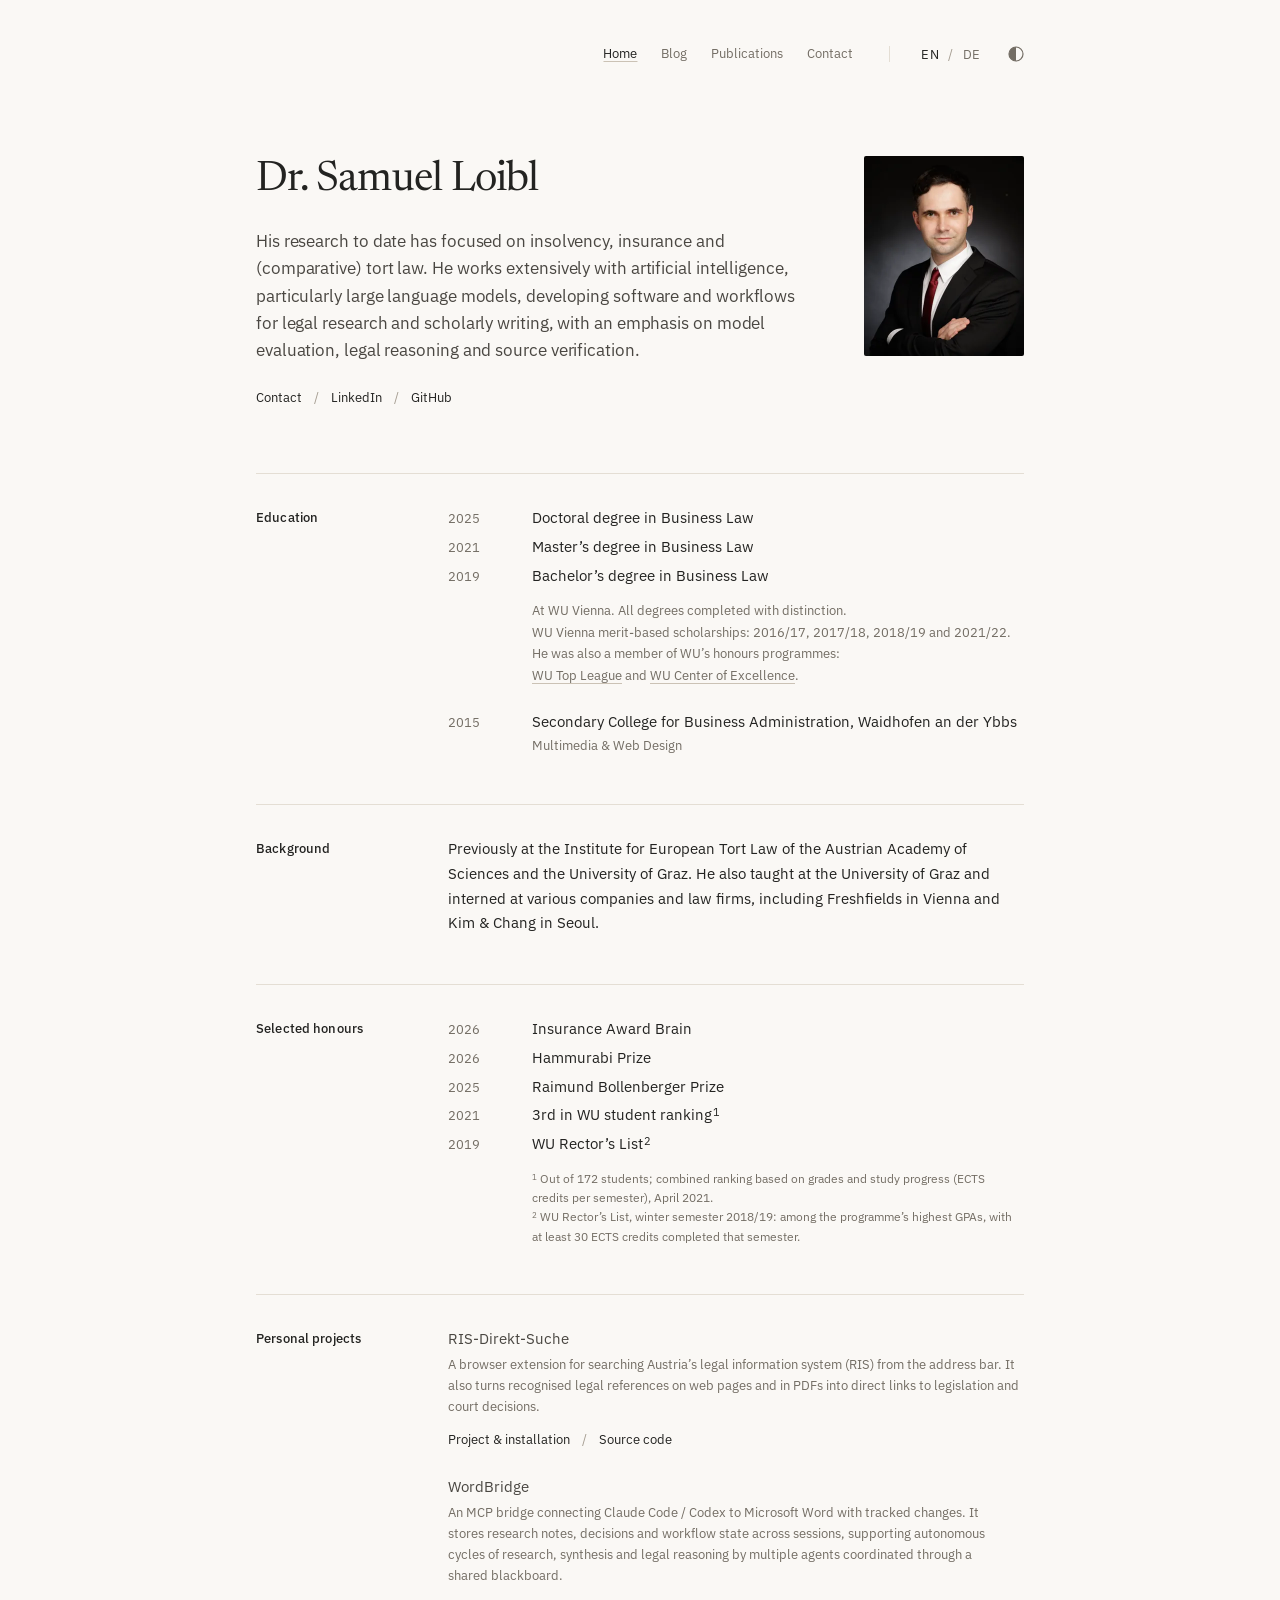
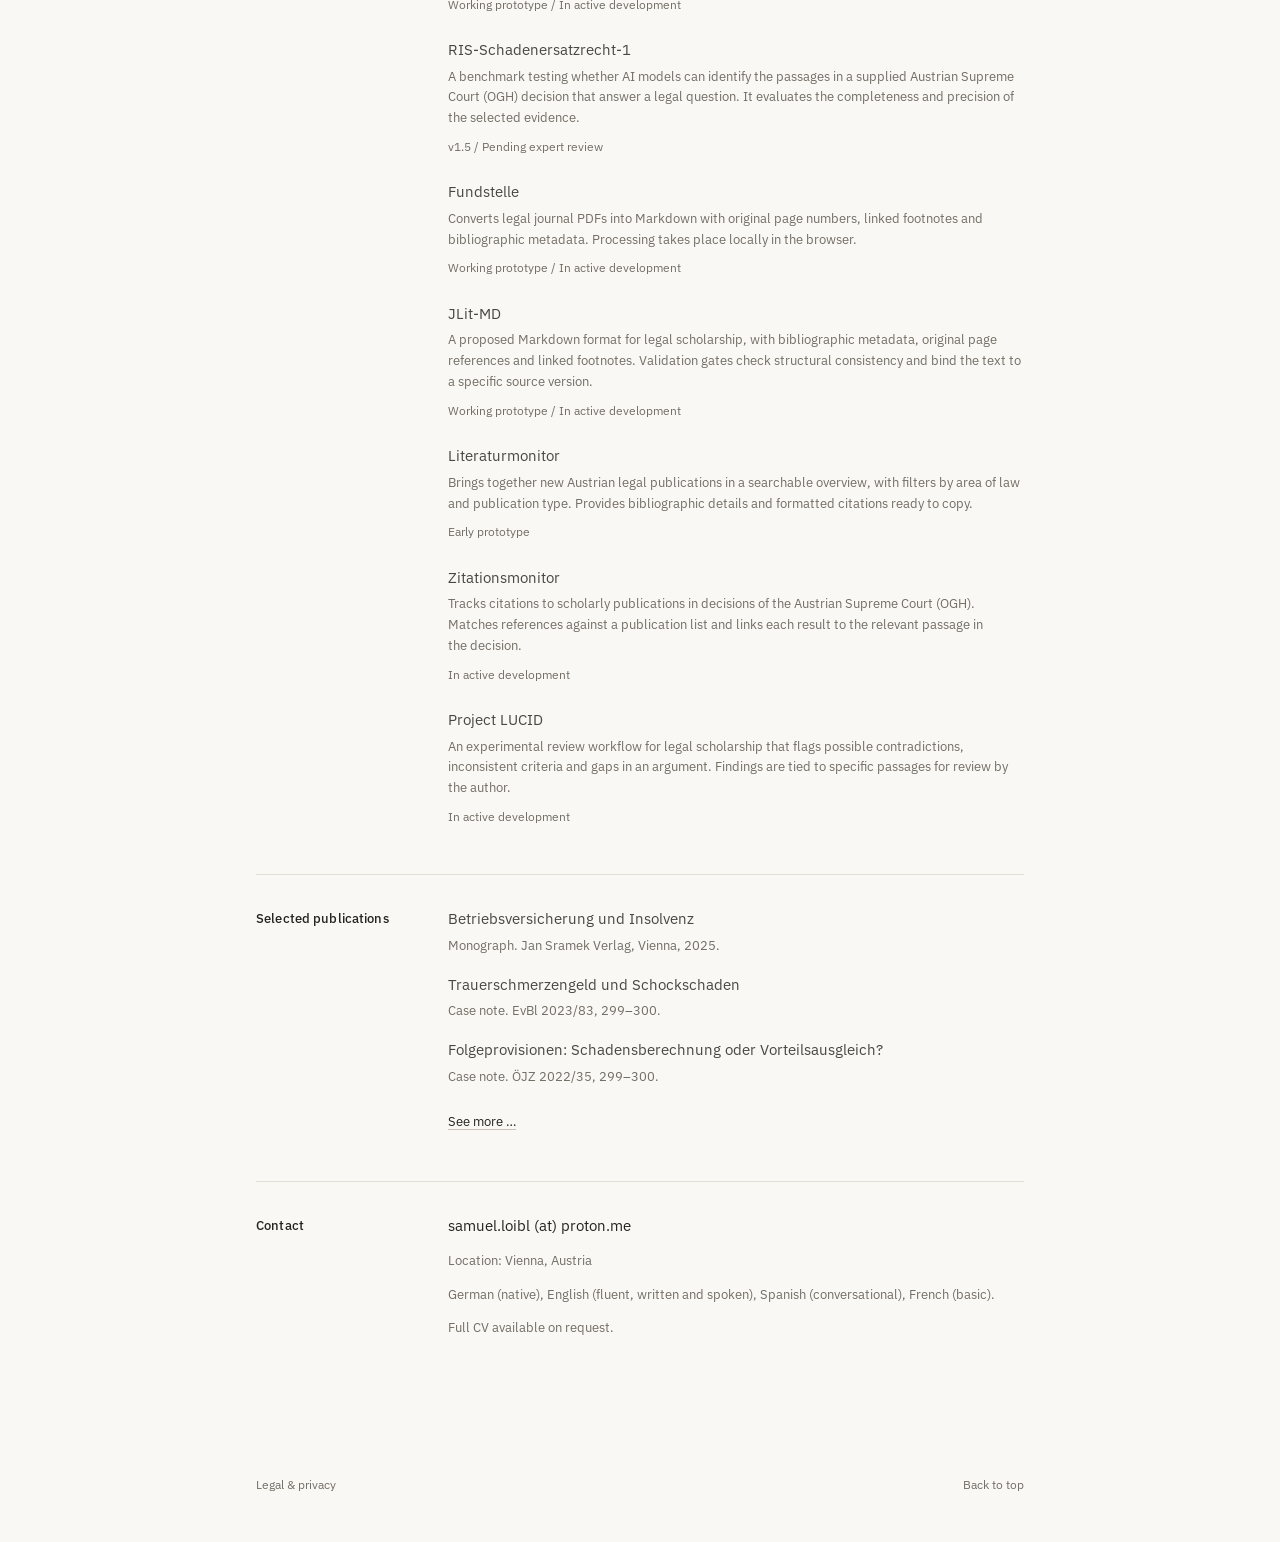
<file: index.html>
<!doctype html>
<html lang="en"><head><meta charset="utf-8"><meta name="viewport" content="width=device-width, initial-scale=1">
<meta http-equiv="Content-Security-Policy" content="default-src &#x27;self&#x27;; script-src &#x27;self&#x27; &#x27;sha256-1EBSZMq3tw6TobYhyd/L2dE8TTDBQzNN4M6pTHFcVWs=&#x27;; style-src &#x27;self&#x27;; img-src &#x27;self&#x27;; font-src &#x27;self&#x27;; connect-src &#x27;self&#x27;; object-src &#x27;none&#x27;; base-uri &#x27;none&#x27;; form-action &#x27;none&#x27;; frame-src &#x27;none&#x27;"><meta name="referrer" content="no-referrer">
<title>Dr. Samuel Loibl | Law &amp; AI</title><meta name="description" content="Dr. Samuel Loibl – law, AI and personal software projects. Research background in insolvency, insurance and (comparative) tort law."><meta name="author" content="Samuel Loibl"><meta name="theme-color" content="#faf8f5"><script>try{if(localStorage.getItem('theme')==='dark')document.documentElement.dataset.theme='dark'}catch(e){}</script><meta name="robots" content="index, follow, max-image-preview:large">
<link rel="canonical" href="https://samuelloibl.github.io/"><link rel="alternate" hreflang="en" href="https://samuelloibl.github.io/"><link rel="alternate" hreflang="de" href="https://samuelloibl.github.io/de/"><link rel="alternate" hreflang="x-default" href="https://samuelloibl.github.io/"><link rel="icon" href="/assets/monogram.svg" type="image/svg+xml"><link rel="preload" href="/assets/ibm-plex-sans-latin.woff2" as="font" type="font/woff2" crossorigin><link rel="preload" href="/assets/newsreader-latin.woff2" as="font" type="font/woff2" crossorigin><link rel="stylesheet" href="/styles.css?v=f3673f4a734e">
<meta property="og:type" content="website"><meta property="og:title" content="Dr. Samuel Loibl | Law &amp; AI"><meta property="og:description" content="Dr. Samuel Loibl – law, AI and personal software projects. Research background in insolvency, insurance and (comparative) tort law."><meta property="og:url" content="https://samuelloibl.github.io/"><meta property="og:site_name" content="Samuel Loibl"><meta property="og:locale" content="en_GB"><meta property="og:image" content="https://samuelloibl.github.io/assets/social-card.png"><meta property="og:image:width" content="1200"><meta property="og:image:height" content="630"><meta property="og:image:alt" content="Dr. Samuel Loibl"><meta name="twitter:card" content="summary_large_image">
<script type="application/ld+json">{"@context": "https://schema.org", "@graph": [{"@type": "WebSite", "@id": "https://samuelloibl.github.io/#website", "name": "Samuel Loibl", "url": "https://samuelloibl.github.io/", "inLanguage": ["en", "de"]}, {"@type": "ProfilePage", "@id": "https://samuelloibl.github.io/#profile", "url": "https://samuelloibl.github.io/", "inLanguage": "en", "mainEntity": {"@type": "Person", "@id": "https://samuelloibl.github.io/#person", "name": "Samuel Loibl", "honorificPrefix": "Dr.", "url": "https://samuelloibl.github.io/", "description": "Dr. Samuel Loibl – law, AI and personal software projects. Research background in insolvency, insurance and (comparative) tort law.", "image": "https://samuelloibl.github.io/assets/samuel-loibl-portrait.webp", "sameAs": ["https://www.linkedin.com/in/samuel-loibl-91526b163/", "https://github.com/infinitelearning1"], "alumniOf": {"@type": "CollegeOrUniversity", "name": "Wirtschaftsuniversität Wien"}}}]}</script><script type="module" src="/assets/site.js?v=b00cd8faa18a"></script></head><body><div class="site-shell"><a class="skip-link" href="#main">Skip to content</a><header class="site-header"><nav aria-label="Main navigation"><a href="/" aria-current="page">Home</a><a href="/blog/">Blog</a><a href="/publications/">Publications</a><a href="/#kontakt">Contact</a><span class="language-switch" role="group" aria-label="Language"><a href="/" lang="en" hreflang="en" aria-current="true">EN</a><span aria-hidden="true">/</span><a href="/de/" lang="de" hreflang="de">DE</a></span><button class="theme-toggle" type="button" aria-pressed="false" aria-label="Dark mode" title="Dark mode" hidden><svg viewBox="0 0 16 16" aria-hidden="true"><circle cx="8" cy="8" r="7" fill="none" stroke="currentColor" stroke-width="1.2"/><path d="M8 1a7 7 0 0 0 0 14z" fill="currentColor"/></svg></button></nav></header><main id="main"><section class="intro" aria-labelledby="intro-title">
  <div class="intro-copy"><h1 id="intro-title">Dr.&nbsp;Samuel Loibl</h1><p class="lead">His research to date has focused on insolvency, insurance and (comparative) tort law. He works extensively with artificial intelligence, particularly large language models, developing software and workflows for legal research and scholarly writing, with an emphasis on model evaluation, legal reasoning and source verification.</p><div class="text-links"><a href="#kontakt">Contact</a><span aria-hidden="true">/</span><a href="https://www.linkedin.com/in/samuel-loibl-91526b163/">LinkedIn</a><span aria-hidden="true">/</span><a href="https://github.com/infinitelearning1">GitHub</a></div></div><figure class="portrait"><img src="/assets/samuel-loibl-portrait.webp" srcset="/assets/samuel-loibl-portrait-320.webp 320w, /assets/samuel-loibl-portrait.webp 480w" sizes="(max-width: 560px) 104px, 160px" alt="Samuel Loibl" width="480" height="600" decoding="async" fetchpriority="high"></figure>
</section>
<div class="register" id="profil">
<section class="row" aria-labelledby="education-title"><h2 class="row-label" id="education-title">Education</h2><div class="row-body"><dl class="timeline"><div><dt>Doctoral degree in Business Law</dt><dd><time datetime="2025">2025</time></dd></div><div><dt>Master’s degree in Business Law</dt><dd><time datetime="2021">2021</time></dd></div><div><dt>Bachelor’s degree in Business Law</dt><dd><time datetime="2019">2019</time></dd></div></dl><p class="row-note education-note">At WU Vienna. All degrees completed with distinction.<br>WU Vienna merit-based scholarships: 2016/17, 2017/18, 2018/19 and 2021/22.<br>He was also a member of WU’s honours programmes: <a href="https://www.wu.ac.at/studierende/mein-studium/bachelorguide/bachelorguide-fuer-deutschsprachige-programme/foerderprogramme/wu-top-league/admission">WU Top League</a> and <a href="https://www.wu.ac.at/coe">WU Center of Excellence</a>.</p><dl class="timeline timeline-earlier"><div><dt>Secondary College for Business Administration, Waidhofen an der Ybbs<span class="timeline-detail">Multimedia &amp; Web Design</span></dt><dd><time datetime="2015">2015</time></dd></div></dl></div></section>
<section class="row" aria-labelledby="background-title"><h2 class="row-label" id="background-title">Background</h2><div class="row-body"><p>Previously at the Institute for European Tort Law of the Austrian Academy of Sciences and the University of Graz. He also taught at the University of Graz and interned at various companies and law firms, including Freshfields in Vienna and Kim &amp; Chang in Seoul.</p></div></section>
<section class="row" aria-labelledby="honours-title"><h2 class="row-label" id="honours-title">Selected honours</h2><div class="row-body"><dl class="timeline"><div><dt>Insurance Award Brain</dt><dd>2026</dd></div><div><dt>Hammurabi Prize</dt><dd>2026</dd></div><div><dt>Raimund Bollenberger Prize</dt><dd>2025</dd></div><div><dt>3rd in WU student ranking<sup>1</sup></dt><dd>2021</dd></div><div><dt>WU Rector’s List<sup>2</sup></dt><dd>2019</dd></div></dl><p class="row-note footnote"><sup>1</sup> Out of 172 students; combined ranking based on grades and study progress (ECTS credits per semester), April 2021.<br><sup>2</sup> WU Rector’s List, winter semester 2018/19: among the programme’s highest GPAs, with at least 30 ECTS credits completed that semester.</p></div></section>
<section class="row" id="projekte" aria-labelledby="projects-title"><h2 class="row-label" id="projects-title">Personal projects</h2><div class="row-body"><article class="entry"><h3 class="entry-title"><a href="https://infinitelearning1.github.io/ris-direkt-suche/">RIS-Direkt-Suche</a></h3><p class="entry-description">A browser extension for searching Austria’s legal information system (RIS) from the address bar. It also turns recognised legal references on web pages and in PDFs into direct links to legislation and court decisions.</p><div class="text-links"><a href="https://infinitelearning1.github.io/ris-direkt-suche/">Project &amp; installation</a><span aria-hidden="true">/</span><a href="https://github.com/infinitelearning1/ris-direkt-suche">Source code</a></div></article><article class="entry"><h3 class="entry-title">WordBridge</h3><p class="entry-description">An MCP bridge connecting <span class="keep-together">Claude Code / Codex</span> to <span class="keep-together">Microsoft Word</span> with tracked changes. It stores research notes, decisions and workflow state across sessions, supporting autonomous cycles of research, synthesis and legal reasoning by multiple agents coordinated through a shared blackboard.</p><p class="entry-status">Working prototype / In active development</p></article><article class="entry"><h3 class="entry-title">RIS-Schadenersatzrecht-1</h3><p class="entry-description">A benchmark testing whether AI models can identify the passages in a supplied Austrian Supreme Court (OGH) decision that answer a legal question. It evaluates the completeness and precision of the selected evidence.</p><p class="entry-status">v1.5 / Pending expert review</p></article><article class="entry"><h3 class="entry-title">Fundstelle</h3><p class="entry-description">Converts legal journal PDFs into Markdown with original page numbers, linked footnotes and bibliographic metadata. Processing takes place locally in the browser.</p><p class="entry-status">Working prototype / In active development</p></article><article class="entry"><h3 class="entry-title">JLit-MD</h3><p class="entry-description">A proposed Markdown format for legal scholarship, with bibliographic metadata, original page references and linked footnotes. Validation gates check structural consistency and bind the text to a specific source version.</p><p class="entry-status">Working prototype / In active development</p></article><article class="entry"><h3 class="entry-title">Literaturmonitor</h3><p class="entry-description">Brings together new Austrian legal publications in a searchable overview, with filters by area of law and publication type. Provides bibliographic details and formatted citations ready to copy.</p><p class="entry-status">Early prototype</p></article><article class="entry"><h3 class="entry-title">Zitationsmonitor</h3><p class="entry-description">Tracks citations to scholarly publications in decisions of the Austrian Supreme Court (OGH). Matches references against a publication list and links each result to the relevant passage in the decision.</p><p class="entry-status">In active development</p></article><article class="entry"><h3 class="entry-title">Project LUCID</h3><p class="entry-description">An experimental review workflow for legal scholarship that flags possible contradictions, inconsistent criteria and gaps in an argument. Findings are tied to specific passages for review by the author.</p><p class="entry-status">In active development</p></article></div></section>
<section class="row" id="publikationen" aria-labelledby="publications-title"><h2 class="row-label" id="publications-title">Selected publications</h2><div class="row-body"><ul class="publication-list selected-publications"><li class="entry" data-record="P14"><h3 class="entry-title" lang="de"><a href="https://www.jan-sramek-verlag.at/buch/978-3-7097-0396-0/">Betriebsversicherung und Insolvenz</a></h3><p class="entry-meta">Monograph. Jan Sramek Verlag, Vienna, 2025.</p></li><li class="entry" data-record="P06"><h3 class="entry-title" lang="de">Trauerschmerzengeld und Schockschaden</h3><p class="entry-meta">Case note. EvBl 2023/83, 299–300.</p></li><li class="entry" data-record="P05"><h3 class="entry-title" lang="de">Folgeprovisionen: Schadensberechnung oder Vorteilsausgleich?</h3><p class="entry-meta">Case note. ÖJZ 2022/35, 299–300.</p></li></ul><div class="publication-links"><a class="publication-more" href="/publications/" aria-label="See more publications and talks">See more …</a></div></div></section>
<section class="row contact" id="kontakt" aria-labelledby="contact-title" data-nosnippet><h2 class="row-label" id="contact-title">Contact</h2><div class="row-body"><p class="email-text">samuel.loibl (at) proton.me</p><p class="row-note location-note">Location: <span class="location-value keep-together">Vienna, Austria</span></p><p class="row-note language-note">German (native), English (fluent, written and spoken), Spanish (conversational), French (basic).</p><p class="row-note">Full CV available on request.</p></div></section>
</div>
</main><footer class="site-footer"><a href="/legal/">Legal &amp; privacy</a><a href="#main">Back to top</a></footer></div></body></html>
</file>
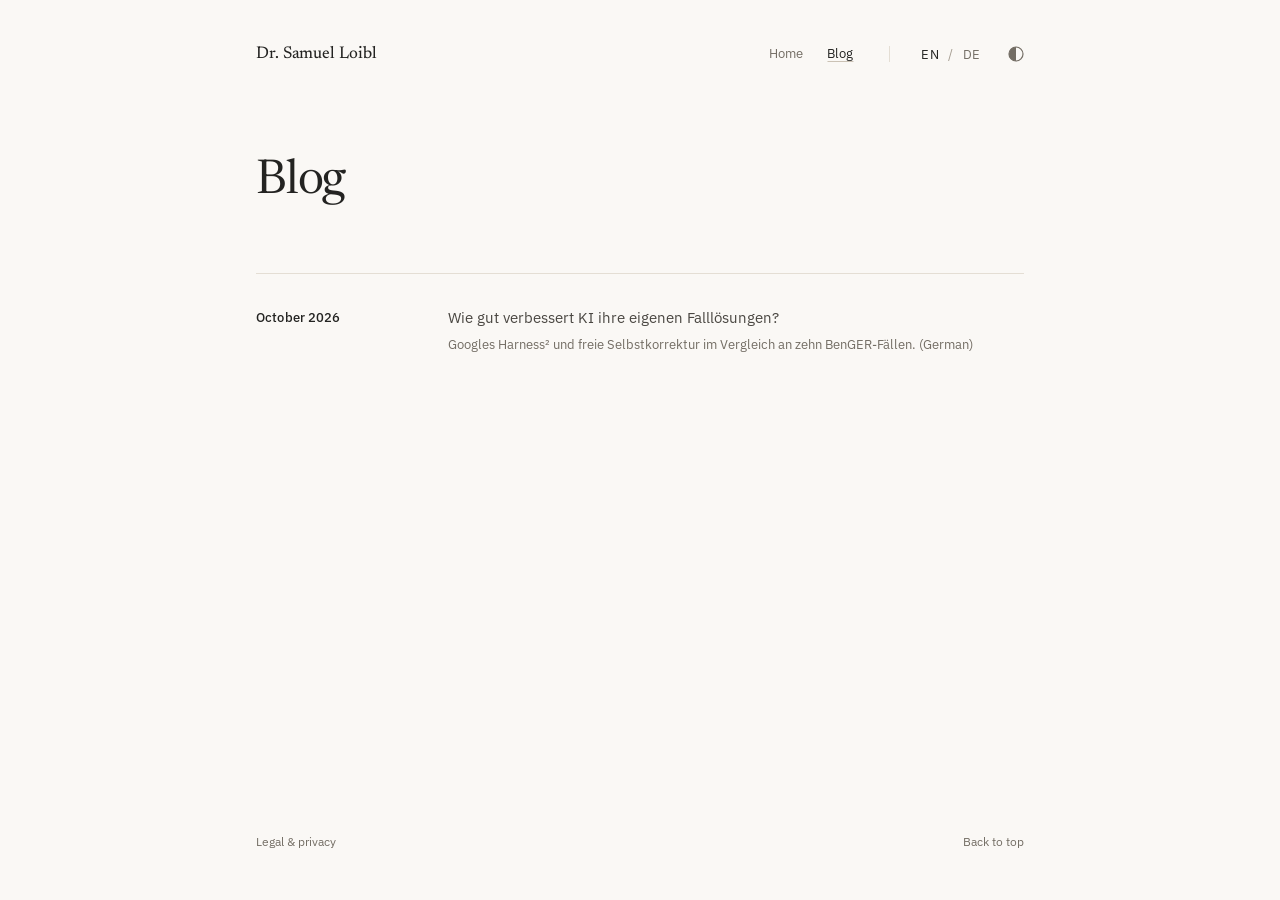
<file: blog/index.html>
<!doctype html>
<html lang="en"><head><meta charset="utf-8"><meta name="viewport" content="width=device-width, initial-scale=1">
<meta http-equiv="Content-Security-Policy" content="default-src &#x27;self&#x27;; script-src &#x27;self&#x27; &#x27;sha256-1EBSZMq3tw6TobYhyd/L2dE8TTDBQzNN4M6pTHFcVWs=&#x27;; style-src &#x27;self&#x27;; img-src &#x27;self&#x27;; font-src &#x27;self&#x27;; connect-src &#x27;self&#x27;; object-src &#x27;none&#x27;; base-uri &#x27;none&#x27;; form-action &#x27;none&#x27;; frame-src &#x27;none&#x27;"><meta name="referrer" content="no-referrer">
<title>Blog | Samuel Loibl</title><meta name="description" content="Blog posts by Samuel Loibl on AI and legal reasoning."><meta name="author" content="Samuel Loibl"><meta name="theme-color" content="#faf8f5"><script>try{if(localStorage.getItem('theme')==='dark')document.documentElement.dataset.theme='dark'}catch(e){}</script><meta name="robots" content="index, follow, max-image-preview:large">
<link rel="canonical" href="https://samuelloibl.github.io/blog/"><link rel="alternate" hreflang="en" href="https://samuelloibl.github.io/blog/"><link rel="alternate" hreflang="de" href="https://samuelloibl.github.io/de/blog/"><link rel="alternate" hreflang="x-default" href="https://samuelloibl.github.io/blog/"><link rel="icon" href="/assets/monogram.svg" type="image/svg+xml"><link rel="preload" href="/assets/ibm-plex-sans-latin.woff2" as="font" type="font/woff2" crossorigin><link rel="preload" href="/assets/newsreader-latin.woff2" as="font" type="font/woff2" crossorigin><link rel="stylesheet" href="/styles.css?v=f3673f4a734e">
<meta property="og:type" content="website"><meta property="og:title" content="Blog | Samuel Loibl"><meta property="og:description" content="Blog posts by Samuel Loibl on AI and legal reasoning."><meta property="og:url" content="https://samuelloibl.github.io/blog/"><meta property="og:site_name" content="Samuel Loibl"><meta property="og:locale" content="en_GB"><meta property="og:image" content="https://samuelloibl.github.io/assets/social-card.png"><meta property="og:image:width" content="1200"><meta property="og:image:height" content="630"><meta property="og:image:alt" content="Dr. Samuel Loibl"><meta name="twitter:card" content="summary_large_image">
<script type="application/ld+json">{"@context": "https://schema.org", "@graph": [{"@type": "WebSite", "@id": "https://samuelloibl.github.io/#website", "name": "Samuel Loibl", "url": "https://samuelloibl.github.io/", "inLanguage": ["en", "de"]}]}</script><script type="module" src="/assets/site.js?v=b00cd8faa18a"></script></head><body><div class="site-shell"><a class="skip-link" href="#main">Skip to content</a><header class="site-header has-wordmark"><a class="wordmark" href="/">Dr.&nbsp;Samuel Loibl</a><nav aria-label="Main navigation"><a href="/">Home</a><a href="/blog/" aria-current="page">Blog</a><span class="language-switch" role="group" aria-label="Language"><a href="/blog/" lang="en" hreflang="en" aria-current="true">EN</a><span aria-hidden="true">/</span><a href="/de/blog/" lang="de" hreflang="de">DE</a></span><button class="theme-toggle" type="button" aria-pressed="false" aria-label="Dark mode" title="Dark mode" hidden><svg viewBox="0 0 16 16" aria-hidden="true"><circle cx="8" cy="8" r="7" fill="none" stroke="currentColor" stroke-width="1.2"/><path d="M8 1a7 7 0 0 0 0 14z" fill="currentColor"/></svg></button></nav></header><main id="main"><header class="page-intro"><h1>Blog</h1></header><section class="row"><p class="row-label">October 2026</p><div class="row-body"><a class="note-preview-link" href="/de/blog/harness2-benger/" hreflang="de"><h2 class="entry-title" lang="de">Wie gut verbessert KI ihre eigenen Falllösungen?</h2><p class="entry-meta"><span lang="de">Googles Harness² und freie Selbstkorrektur im Vergleich an zehn BenGER-Fällen.</span> (German)</p></a></div></section></main><footer class="site-footer"><a href="/legal/">Legal &amp; privacy</a><a href="#main">Back to top</a></footer></div></body></html>
</file>
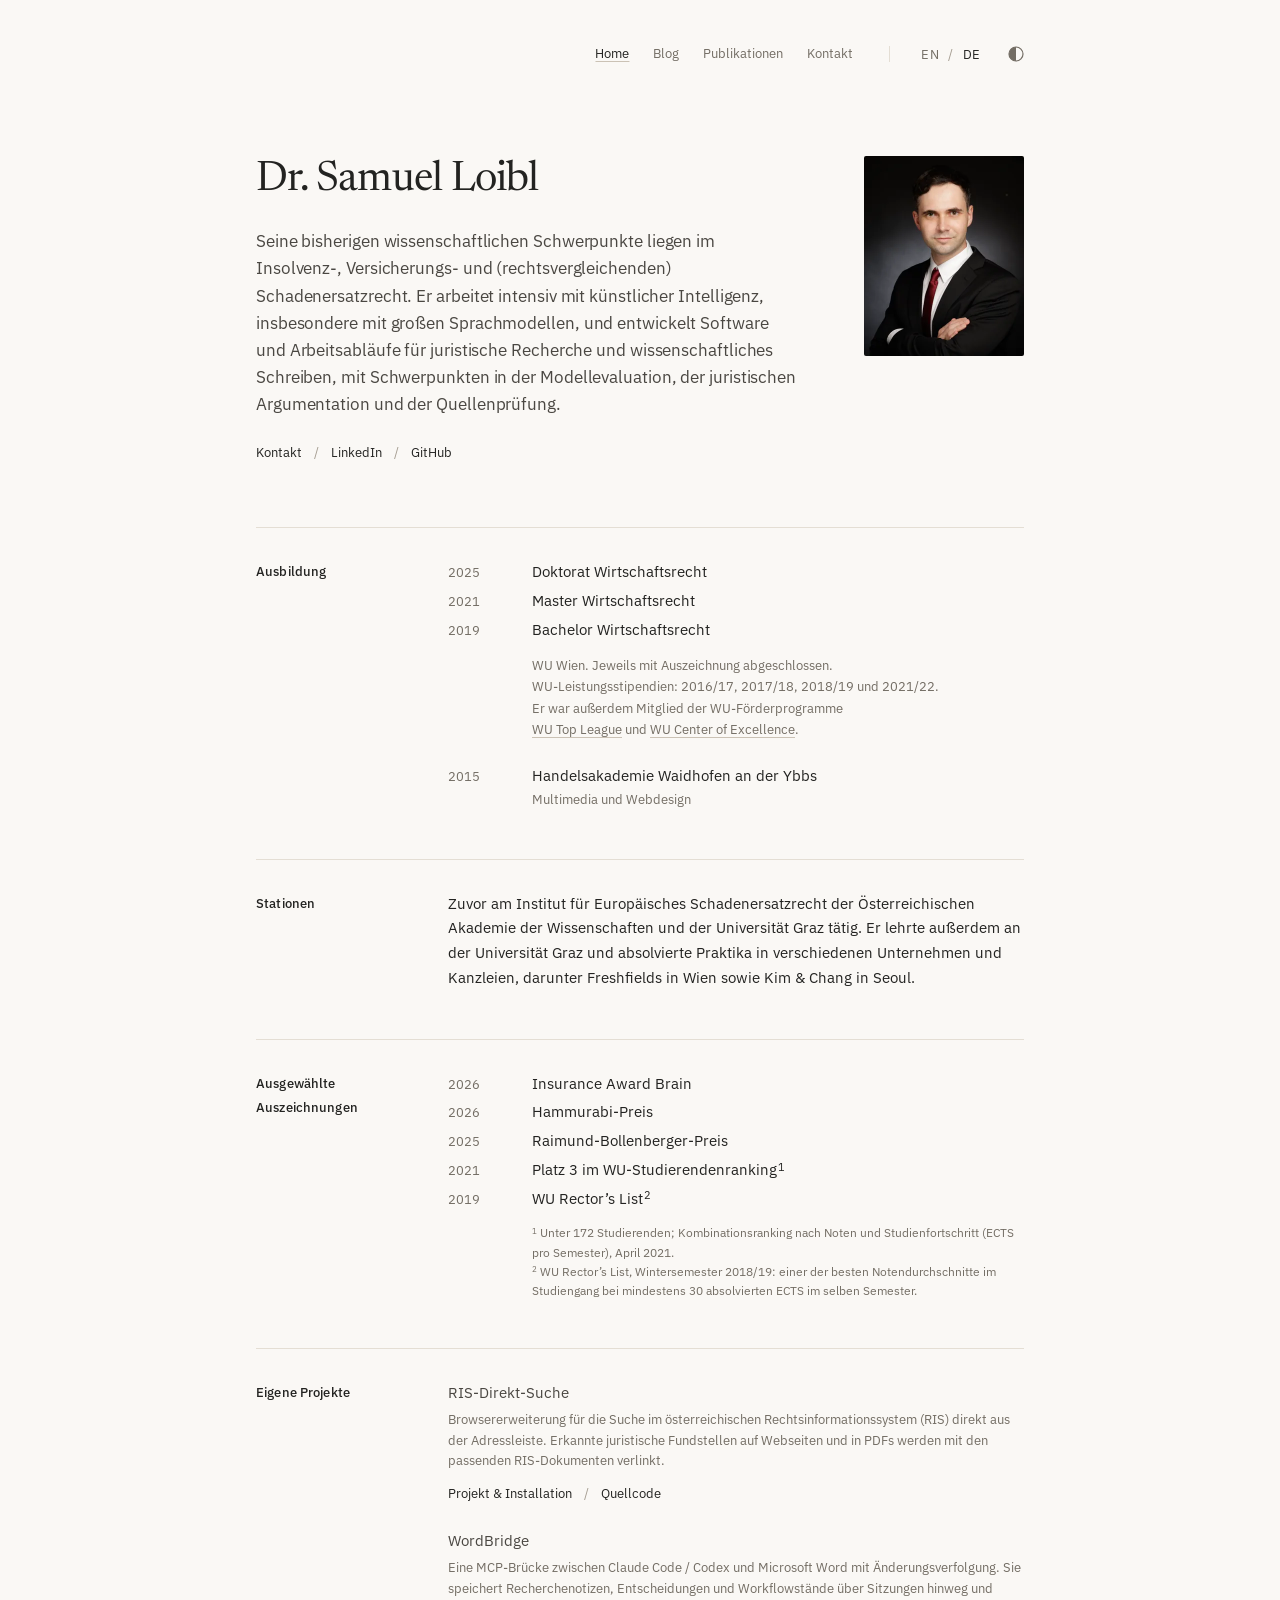
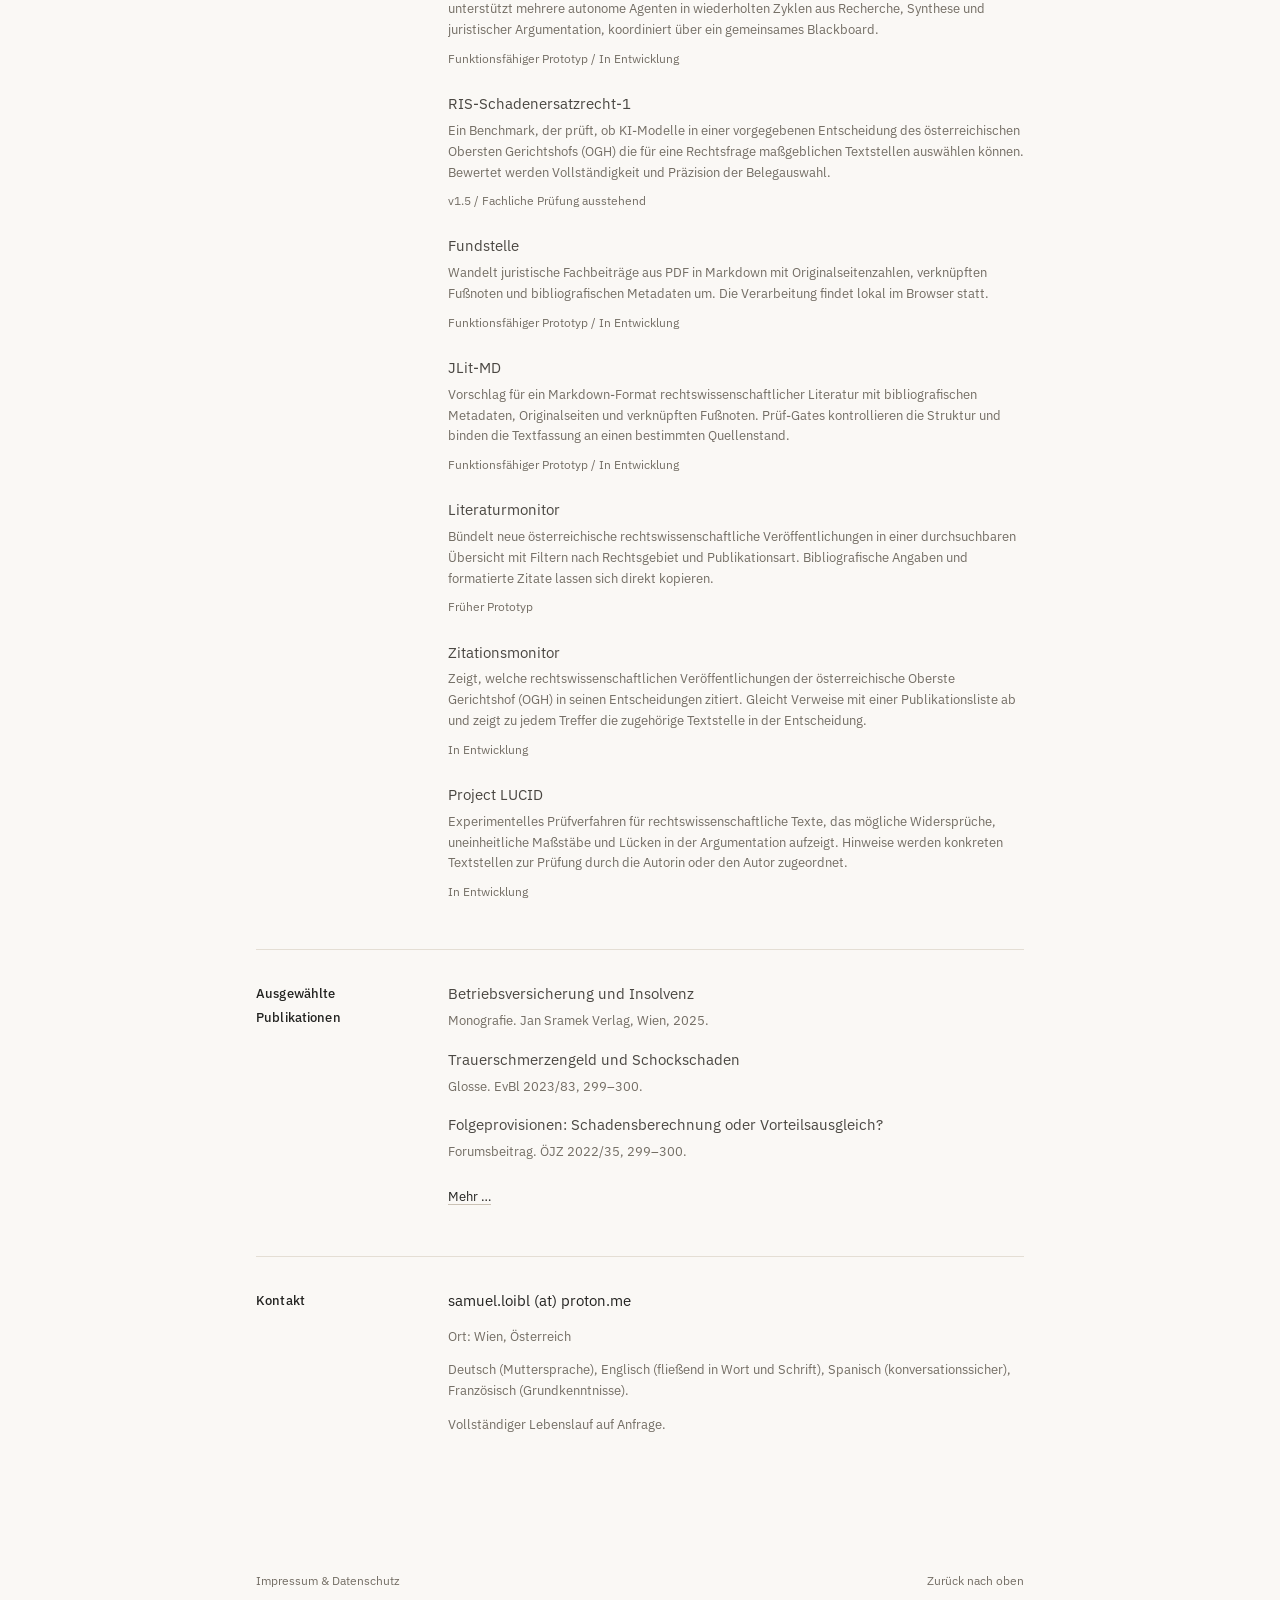
<file: de/index.html>
<!doctype html>
<html lang="de"><head><meta charset="utf-8"><meta name="viewport" content="width=device-width, initial-scale=1">
<meta http-equiv="Content-Security-Policy" content="default-src &#x27;self&#x27;; script-src &#x27;self&#x27; &#x27;sha256-1EBSZMq3tw6TobYhyd/L2dE8TTDBQzNN4M6pTHFcVWs=&#x27;; style-src &#x27;self&#x27;; img-src &#x27;self&#x27;; font-src &#x27;self&#x27;; connect-src &#x27;self&#x27;; object-src &#x27;none&#x27;; base-uri &#x27;none&#x27;; form-action &#x27;none&#x27;; frame-src &#x27;none&#x27;"><meta name="referrer" content="no-referrer">
<title>Dr. Samuel Loibl | Recht &amp; KI</title><meta name="description" content="Dr. Samuel Loibl – Recht, KI und eigene Softwareprojekte. Bisherige Forschung im Insolvenz-, Versicherungs- und (rechtsvergleichenden) Schadenersatzrecht."><meta name="author" content="Samuel Loibl"><meta name="theme-color" content="#faf8f5"><script>try{if(localStorage.getItem('theme')==='dark')document.documentElement.dataset.theme='dark'}catch(e){}</script><meta name="robots" content="index, follow, max-image-preview:large">
<link rel="canonical" href="https://samuelloibl.github.io/de/"><link rel="alternate" hreflang="en" href="https://samuelloibl.github.io/"><link rel="alternate" hreflang="de" href="https://samuelloibl.github.io/de/"><link rel="alternate" hreflang="x-default" href="https://samuelloibl.github.io/"><link rel="icon" href="/assets/monogram.svg" type="image/svg+xml"><link rel="preload" href="/assets/ibm-plex-sans-latin.woff2" as="font" type="font/woff2" crossorigin><link rel="preload" href="/assets/newsreader-latin.woff2" as="font" type="font/woff2" crossorigin><link rel="stylesheet" href="/styles.css?v=f3673f4a734e">
<meta property="og:type" content="website"><meta property="og:title" content="Dr. Samuel Loibl | Recht &amp; KI"><meta property="og:description" content="Dr. Samuel Loibl – Recht, KI und eigene Softwareprojekte. Bisherige Forschung im Insolvenz-, Versicherungs- und (rechtsvergleichenden) Schadenersatzrecht."><meta property="og:url" content="https://samuelloibl.github.io/de/"><meta property="og:site_name" content="Samuel Loibl"><meta property="og:locale" content="de_AT"><meta property="og:image" content="https://samuelloibl.github.io/assets/social-card.png"><meta property="og:image:width" content="1200"><meta property="og:image:height" content="630"><meta property="og:image:alt" content="Dr. Samuel Loibl"><meta name="twitter:card" content="summary_large_image">
<script type="application/ld+json">{"@context": "https://schema.org", "@graph": [{"@type": "WebSite", "@id": "https://samuelloibl.github.io/#website", "name": "Samuel Loibl", "url": "https://samuelloibl.github.io/", "inLanguage": ["en", "de"]}, {"@type": "ProfilePage", "@id": "https://samuelloibl.github.io/de/#profile", "url": "https://samuelloibl.github.io/de/", "inLanguage": "de", "mainEntity": {"@type": "Person", "@id": "https://samuelloibl.github.io/#person", "name": "Samuel Loibl", "honorificPrefix": "Dr.", "url": "https://samuelloibl.github.io/", "description": "Dr. Samuel Loibl – Recht, KI und eigene Softwareprojekte. Bisherige Forschung im Insolvenz-, Versicherungs- und (rechtsvergleichenden) Schadenersatzrecht.", "image": "https://samuelloibl.github.io/assets/samuel-loibl-portrait.webp", "sameAs": ["https://www.linkedin.com/in/samuel-loibl-91526b163/", "https://github.com/infinitelearning1"], "alumniOf": {"@type": "CollegeOrUniversity", "name": "Wirtschaftsuniversität Wien"}}}]}</script><script type="module" src="/assets/site.js?v=b00cd8faa18a"></script></head><body><div class="site-shell"><a class="skip-link" href="#main">Zum Inhalt</a><header class="site-header"><nav aria-label="Hauptnavigation"><a href="/de/" aria-current="page">Home</a><a href="/blog/">Blog</a><a href="/de/publikationen/">Publikationen</a><a href="/de/#kontakt">Kontakt</a><span class="language-switch" role="group" aria-label="Sprache"><a href="/" lang="en" hreflang="en">EN</a><span aria-hidden="true">/</span><a href="/de/" lang="de" hreflang="de" aria-current="true">DE</a></span><button class="theme-toggle" type="button" aria-pressed="false" aria-label="Dunkelmodus" title="Dunkelmodus" hidden><svg viewBox="0 0 16 16" aria-hidden="true"><circle cx="8" cy="8" r="7" fill="none" stroke="currentColor" stroke-width="1.2"/><path d="M8 1a7 7 0 0 0 0 14z" fill="currentColor"/></svg></button></nav></header><main id="main"><section class="intro" aria-labelledby="intro-title">
  <div class="intro-copy"><h1 id="intro-title">Dr.&nbsp;Samuel Loibl</h1><p class="lead">Seine bisherigen wissenschaftlichen Schwerpunkte liegen im Insolvenz-, Versicherungs- und (rechtsvergleichenden) Schadenersatzrecht. Er arbeitet intensiv mit künstlicher Intelligenz, insbesondere mit großen Sprachmodellen, und entwickelt Software und Arbeitsabläufe für juristische Recherche und wissenschaftliches Schreiben, mit Schwerpunkten in der Modellevaluation, der juristischen Argumentation und der Quellenprüfung.</p><div class="text-links"><a href="#kontakt">Kontakt</a><span aria-hidden="true">/</span><a href="https://www.linkedin.com/in/samuel-loibl-91526b163/">LinkedIn</a><span aria-hidden="true">/</span><a href="https://github.com/infinitelearning1">GitHub</a></div></div><figure class="portrait"><img src="/assets/samuel-loibl-portrait.webp" srcset="/assets/samuel-loibl-portrait-320.webp 320w, /assets/samuel-loibl-portrait.webp 480w" sizes="(max-width: 560px) 104px, 160px" alt="Samuel Loibl" width="480" height="600" decoding="async" fetchpriority="high"></figure>
</section>
<div class="register" id="profil">
<section class="row" aria-labelledby="education-title"><h2 class="row-label" id="education-title">Ausbildung</h2><div class="row-body"><dl class="timeline"><div><dt>Doktorat Wirtschaftsrecht</dt><dd><time datetime="2025">2025</time></dd></div><div><dt>Master Wirtschaftsrecht</dt><dd><time datetime="2021">2021</time></dd></div><div><dt>Bachelor Wirtschaftsrecht</dt><dd><time datetime="2019">2019</time></dd></div></dl><p class="row-note education-note">WU Wien. Jeweils mit Auszeichnung abgeschlossen.<br>WU-Leistungsstipendien: 2016/17, 2017/18, 2018/19 und 2021/22.<br>Er war außerdem Mitglied der WU-Förderprogramme <a href="https://www.wu.ac.at/studierende/mein-studium/bachelorguide/bachelorguide-fuer-deutschsprachige-programme/foerderprogramme/wu-top-league/admission">WU Top League</a> und <a href="https://www.wu.ac.at/coe">WU Center of Excellence</a>.</p><dl class="timeline timeline-earlier"><div><dt>Handelsakademie Waidhofen an der Ybbs<span class="timeline-detail">Multimedia und Webdesign</span></dt><dd><time datetime="2015">2015</time></dd></div></dl></div></section>
<section class="row" aria-labelledby="background-title"><h2 class="row-label" id="background-title">Stationen</h2><div class="row-body"><p>Zuvor am Institut für Europäisches Schadenersatzrecht der Österreichischen Akademie der Wissenschaften und der Universität Graz tätig. Er lehrte außerdem an der Universität Graz und absolvierte Praktika in verschiedenen Unternehmen und Kanzleien, darunter Freshfields in Wien sowie Kim &amp; Chang in Seoul.</p></div></section>
<section class="row" aria-labelledby="honours-title"><h2 class="row-label" id="honours-title">Ausgewählte Auszeichnungen</h2><div class="row-body"><dl class="timeline"><div><dt>Insurance Award Brain</dt><dd>2026</dd></div><div><dt>Hammurabi-Preis</dt><dd>2026</dd></div><div><dt>Raimund-Bollenberger-Preis</dt><dd>2025</dd></div><div><dt>Platz 3 im WU-Studierendenranking<sup>1</sup></dt><dd>2021</dd></div><div><dt>WU Rector’s List<sup>2</sup></dt><dd>2019</dd></div></dl><p class="row-note footnote"><sup>1</sup> Unter 172 Studierenden; Kombinationsranking nach Noten und Studienfortschritt (ECTS pro Semester), April 2021.<br><sup>2</sup> WU Rector’s List, Wintersemester 2018/19: einer der besten Notendurchschnitte im Studiengang bei mindestens 30 absolvierten ECTS im selben Semester.</p></div></section>
<section class="row" id="projekte" aria-labelledby="projects-title"><h2 class="row-label" id="projects-title">Eigene Projekte</h2><div class="row-body"><article class="entry"><h3 class="entry-title"><a href="https://infinitelearning1.github.io/ris-direkt-suche/">RIS-Direkt-Suche</a></h3><p class="entry-description">Browsererweiterung für die Suche im österreichischen Rechtsinformationssystem (RIS) direkt aus der Adressleiste. Erkannte juristische Fundstellen auf Webseiten und in PDFs werden mit den passenden RIS-Dokumenten verlinkt.</p><div class="text-links"><a href="https://infinitelearning1.github.io/ris-direkt-suche/">Projekt &amp; Installation</a><span aria-hidden="true">/</span><a href="https://github.com/infinitelearning1/ris-direkt-suche">Quellcode</a></div></article><article class="entry"><h3 class="entry-title">WordBridge</h3><p class="entry-description">Eine MCP-Brücke zwischen <span class="keep-together">Claude Code / Codex</span> und <span class="keep-together">Microsoft Word</span> mit Änderungsverfolgung. Sie speichert Recherchenotizen, Entscheidungen und Workflowstände über Sitzungen hinweg und unterstützt mehrere autonome Agenten in wiederholten Zyklen aus Recherche, Synthese und juristischer Argumentation, koordiniert über ein gemeinsames Blackboard.</p><p class="entry-status">Funktionsfähiger Prototyp / In Entwicklung</p></article><article class="entry"><h3 class="entry-title">RIS-Schadenersatzrecht-1</h3><p class="entry-description">Ein Benchmark, der prüft, ob KI-Modelle in einer vorgegebenen Entscheidung des österreichischen Obersten Gerichtshofs (OGH) die für eine Rechtsfrage maßgeblichen Textstellen auswählen können. Bewertet werden Vollständigkeit und Präzision der Belegauswahl.</p><p class="entry-status">v1.5 / Fachliche Prüfung ausstehend</p></article><article class="entry"><h3 class="entry-title">Fundstelle</h3><p class="entry-description">Wandelt juristische Fachbeiträge aus PDF in Markdown mit Originalseitenzahlen, verknüpften Fußnoten und bibliografischen Metadaten um. Die Verarbeitung findet lokal im Browser statt.</p><p class="entry-status">Funktionsfähiger Prototyp / In Entwicklung</p></article><article class="entry"><h3 class="entry-title">JLit-MD</h3><p class="entry-description">Vorschlag für ein Markdown-Format rechtswissenschaftlicher Literatur mit bibliografischen Metadaten, Originalseiten und verknüpften Fußnoten. Prüf-Gates kontrollieren die Struktur und binden die Textfassung an einen bestimmten Quellenstand.</p><p class="entry-status">Funktionsfähiger Prototyp / In Entwicklung</p></article><article class="entry"><h3 class="entry-title">Literaturmonitor</h3><p class="entry-description">Bündelt neue österreichische rechtswissenschaftliche Veröffentlichungen in einer durchsuchbaren Übersicht mit Filtern nach Rechtsgebiet und Publikationsart. Bibliografische Angaben und formatierte Zitate lassen sich direkt kopieren.</p><p class="entry-status">Früher Prototyp</p></article><article class="entry"><h3 class="entry-title">Zitationsmonitor</h3><p class="entry-description">Zeigt, welche rechtswissenschaftlichen Veröffentlichungen der österreichische Oberste Gerichtshof (OGH) in seinen Entscheidungen zitiert. Gleicht Verweise mit einer Publikationsliste ab und zeigt zu jedem Treffer die zugehörige Textstelle in der Entscheidung.</p><p class="entry-status">In Entwicklung</p></article><article class="entry"><h3 class="entry-title">Project LUCID</h3><p class="entry-description">Experimentelles Prüfverfahren für rechtswissenschaftliche Texte, das mögliche Widersprüche, uneinheitliche Maßstäbe und Lücken in der Argumentation aufzeigt. Hinweise werden konkreten Textstellen zur Prüfung durch die Autorin oder den Autor zugeordnet.</p><p class="entry-status">In Entwicklung</p></article></div></section>
<section class="row" id="publikationen" aria-labelledby="publications-title"><h2 class="row-label" id="publications-title">Ausgewählte Publikationen</h2><div class="row-body"><ul class="publication-list selected-publications"><li class="entry" data-record="P14"><h3 class="entry-title" lang="de"><a href="https://www.jan-sramek-verlag.at/buch/978-3-7097-0396-0/">Betriebsversicherung und Insolvenz</a></h3><p class="entry-meta">Monografie. Jan Sramek Verlag, Wien, 2025.</p></li><li class="entry" data-record="P06"><h3 class="entry-title" lang="de">Trauerschmerzengeld und Schockschaden</h3><p class="entry-meta">Glosse. EvBl 2023/83, 299–300.</p></li><li class="entry" data-record="P05"><h3 class="entry-title" lang="de">Folgeprovisionen: Schadensberechnung oder Vorteilsausgleich?</h3><p class="entry-meta">Forumsbeitrag. ÖJZ 2022/35, 299–300.</p></li></ul><div class="publication-links"><a class="publication-more" href="/de/publikationen/" aria-label="Weitere Publikationen und Fachvorträge">Mehr …</a></div></div></section>
<section class="row contact" id="kontakt" aria-labelledby="contact-title" data-nosnippet><h2 class="row-label" id="contact-title">Kontakt</h2><div class="row-body"><p class="email-text">samuel.loibl (at) proton.me</p><p class="row-note location-note">Ort: <span class="location-value keep-together">Wien, Österreich</span></p><p class="row-note language-note">Deutsch (Muttersprache), Englisch (fließend in Wort und Schrift), Spanisch (konversationssicher), Französisch (Grundkenntnisse).</p><p class="row-note">Vollständiger Lebenslauf auf Anfrage.</p></div></section>
</div>
</main><footer class="site-footer"><a href="/de/rechtliches/">Impressum &amp; Datenschutz</a><a href="#main">Zurück nach oben</a></footer></div></body></html>
</file>
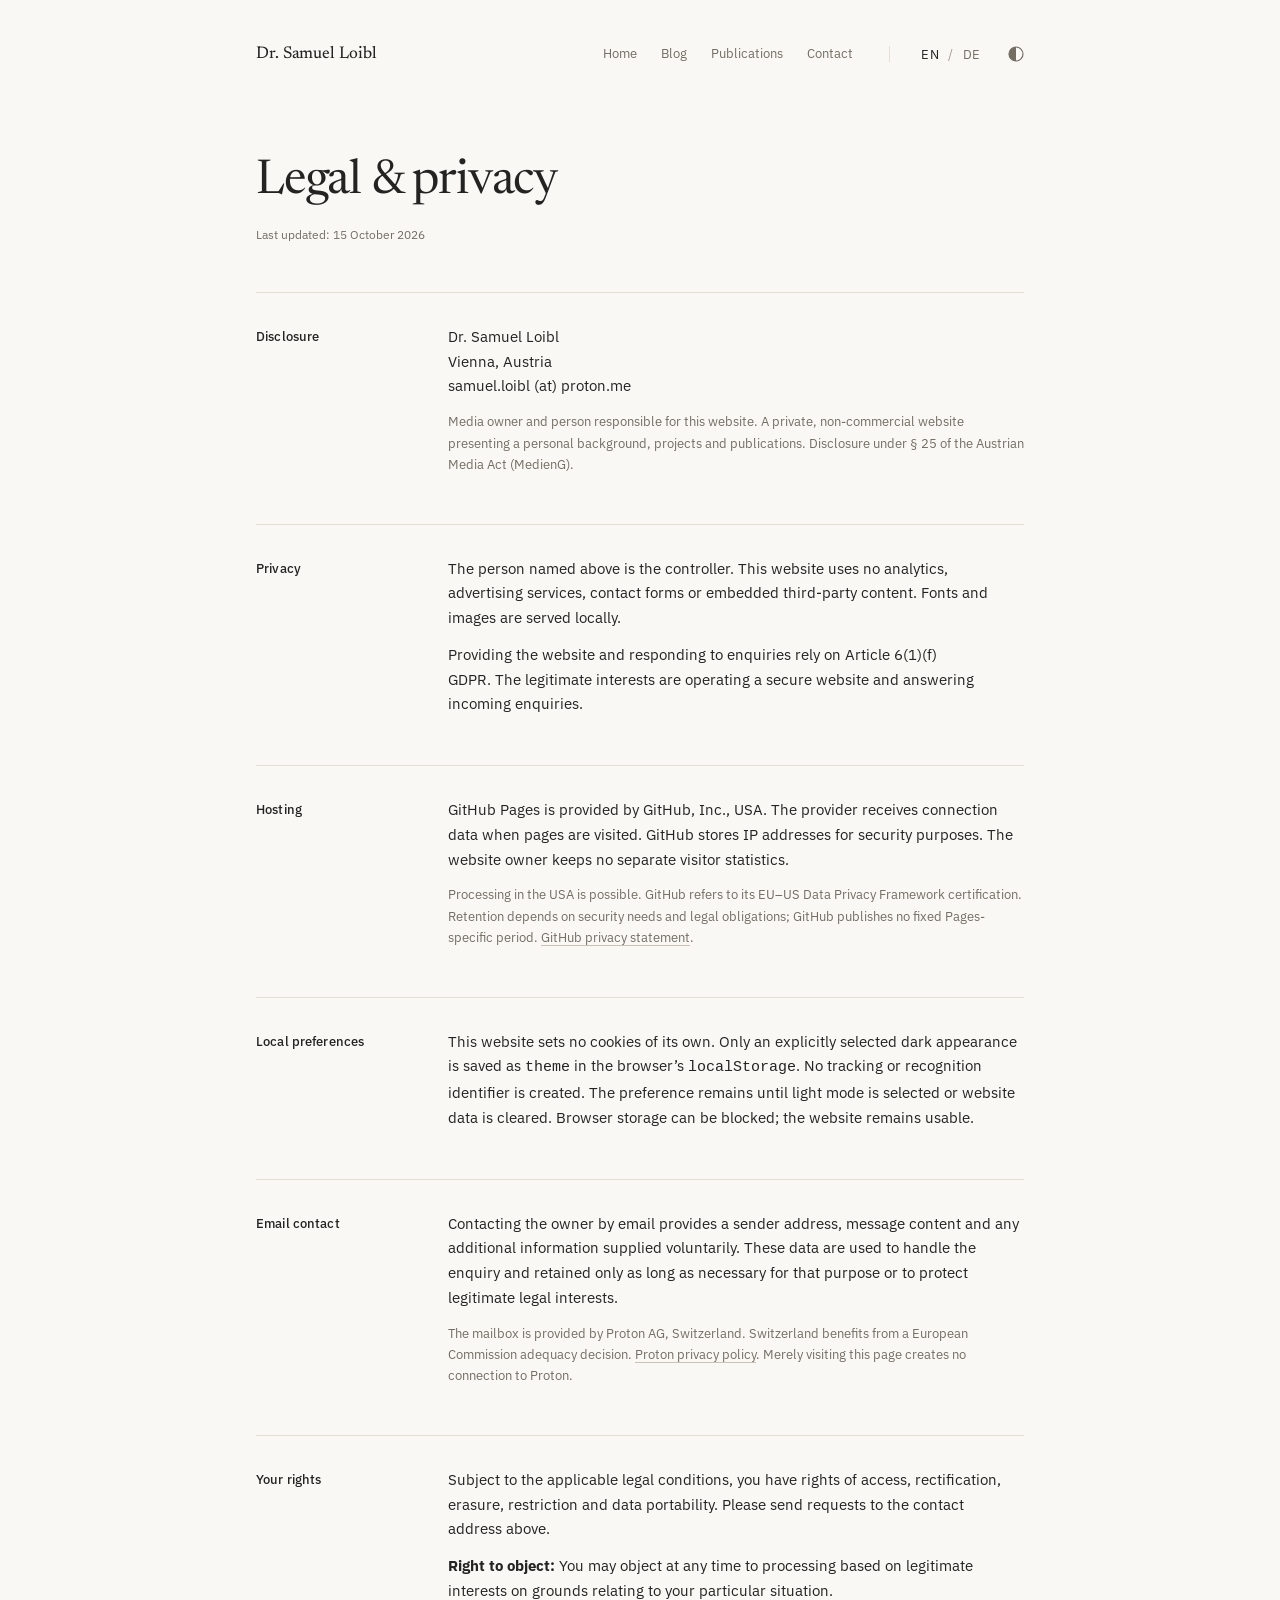
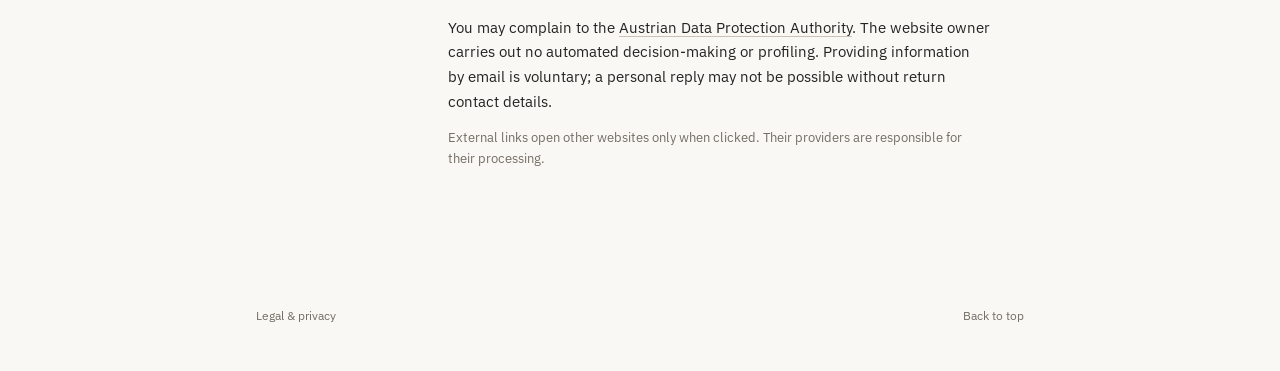
<file: legal/index.html>
<!doctype html>
<html lang="en"><head><meta charset="utf-8"><meta name="viewport" content="width=device-width, initial-scale=1">
<meta http-equiv="Content-Security-Policy" content="default-src &#x27;self&#x27;; script-src &#x27;self&#x27; &#x27;sha256-1EBSZMq3tw6TobYhyd/L2dE8TTDBQzNN4M6pTHFcVWs=&#x27;; style-src &#x27;self&#x27;; img-src &#x27;self&#x27;; font-src &#x27;self&#x27;; connect-src &#x27;self&#x27;; object-src &#x27;none&#x27;; base-uri &#x27;none&#x27;; form-action &#x27;none&#x27;; frame-src &#x27;none&#x27;"><meta name="referrer" content="no-referrer">
<title>Legal &amp; privacy | Samuel Loibl</title><meta name="description" content="Legal &amp; privacy"><meta name="author" content="Samuel Loibl"><meta name="theme-color" content="#faf8f5"><script>try{if(localStorage.getItem('theme')==='dark')document.documentElement.dataset.theme='dark'}catch(e){}</script><meta name="robots" content="noindex, follow">
<link rel="canonical" href="https://samuelloibl.github.io/legal/"><link rel="alternate" hreflang="en" href="https://samuelloibl.github.io/legal/"><link rel="alternate" hreflang="de" href="https://samuelloibl.github.io/de/rechtliches/"><link rel="alternate" hreflang="x-default" href="https://samuelloibl.github.io/legal/"><link rel="icon" href="/assets/monogram.svg" type="image/svg+xml"><link rel="preload" href="/assets/ibm-plex-sans-latin.woff2" as="font" type="font/woff2" crossorigin><link rel="preload" href="/assets/newsreader-latin.woff2" as="font" type="font/woff2" crossorigin><link rel="stylesheet" href="/styles.css?v=f3673f4a734e">
<meta property="og:type" content="website"><meta property="og:title" content="Legal &amp; privacy | Samuel Loibl"><meta property="og:description" content="Legal &amp; privacy"><meta property="og:url" content="https://samuelloibl.github.io/legal/"><meta property="og:site_name" content="Samuel Loibl"><meta property="og:locale" content="en_GB"><meta property="og:image" content="https://samuelloibl.github.io/assets/social-card.png"><meta property="og:image:width" content="1200"><meta property="og:image:height" content="630"><meta property="og:image:alt" content="Dr. Samuel Loibl"><meta name="twitter:card" content="summary_large_image">
<script type="application/ld+json">{"@context": "https://schema.org", "@graph": [{"@type": "WebSite", "@id": "https://samuelloibl.github.io/#website", "name": "Samuel Loibl", "url": "https://samuelloibl.github.io/", "inLanguage": ["en", "de"]}]}</script><script type="module" src="/assets/site.js?v=b00cd8faa18a"></script></head><body><div class="site-shell"><a class="skip-link" href="#main">Skip to content</a><header class="site-header has-wordmark"><a class="wordmark" href="/">Dr.&nbsp;Samuel Loibl</a><nav aria-label="Main navigation"><a href="/">Home</a><a href="/blog/">Blog</a><a href="/publications/">Publications</a><a href="/#kontakt">Contact</a><span class="language-switch" role="group" aria-label="Language"><a href="/legal/" lang="en" hreflang="en" aria-current="true">EN</a><span aria-hidden="true">/</span><a href="/de/rechtliches/" lang="de" hreflang="de">DE</a></span><button class="theme-toggle" type="button" aria-pressed="false" aria-label="Dark mode" title="Dark mode" hidden><svg viewBox="0 0 16 16" aria-hidden="true"><circle cx="8" cy="8" r="7" fill="none" stroke="currentColor" stroke-width="1.2"/><path d="M8 1a7 7 0 0 0 0 14z" fill="currentColor"/></svg></button></nav></header><main id="main"><header class="page-intro"><h1>Legal &amp; privacy</h1><p class="source-note">Last updated: 15 October 2026</p></header>
<section class="row" aria-labelledby="disclosure-title"><h2 class="row-label" id="disclosure-title">Disclosure</h2><div class="row-body"><p><span class="keep-together">Dr. Samuel Loibl</span><br>Vienna, Austria<br><span class="email-text">samuel.loibl (at) proton.me</span></p><p class="row-note">Media owner and person responsible for this website. A private, non-commercial website presenting a personal background, projects and publications. Disclosure under §&nbsp;25 of the Austrian Media Act (MedienG).</p></div></section>
<section class="row" aria-labelledby="privacy-title"><h2 class="row-label" id="privacy-title">Privacy</h2><div class="row-body"><p>The person named above is the controller. This website uses no analytics, advertising services, contact forms or embedded third-party content. Fonts and images are served locally.</p><p>Providing the website and responding to enquiries rely on Article&nbsp;6(1)(f) GDPR. The legitimate interests are operating a secure website and answering incoming enquiries.</p></div></section>
<section class="row" aria-labelledby="hosting-title"><h2 class="row-label" id="hosting-title">Hosting</h2><div class="row-body"><p>GitHub Pages is provided by GitHub, Inc., USA. The provider receives connection data when pages are visited. GitHub stores IP addresses for security purposes. The website owner keeps no separate visitor statistics.</p><p class="row-note">Processing in the USA is possible. GitHub refers to its EU–US Data Privacy Framework certification. Retention depends on security needs and legal obligations; GitHub publishes no fixed Pages-specific period. <a href="https://docs.github.com/en/site-policy/privacy-policies/github-general-privacy-statement">GitHub privacy statement</a>.</p></div></section>
<section class="row" aria-labelledby="storage-title"><h2 class="row-label" id="storage-title">Local preferences</h2><div class="row-body"><p>This website sets no cookies of its own. Only an explicitly selected dark appearance is saved as <code>theme</code> in the browser’s <code>localStorage</code>. No tracking or recognition identifier is created. The preference remains until light mode is selected or website data is cleared. Browser storage can be blocked; the website remains usable.</p></div></section>
<section class="row" aria-labelledby="email-title"><h2 class="row-label" id="email-title">Email contact</h2><div class="row-body"><p>Contacting the owner by email provides a sender address, message content and any additional information supplied voluntarily. These data are used to handle the enquiry and retained only as long as necessary for that purpose or to protect legitimate legal interests.</p><p class="row-note">The mailbox is provided by Proton AG, Switzerland. Switzerland benefits from a European Commission adequacy decision. <a href="https://proton.me/legal/privacy">Proton privacy policy</a>. Merely visiting this page creates no connection to Proton.</p></div></section>
<section class="row" aria-labelledby="rights-title"><h2 class="row-label" id="rights-title">Your rights</h2><div class="row-body"><p>Subject to the applicable legal conditions, you have rights of access, rectification, erasure, restriction and data portability. Please send requests to the contact address above.</p><p><strong>Right to object:</strong> You may object at any time to processing based on legitimate interests on grounds relating to your particular situation.</p><p>You may complain to the <a href="https://dsb.gv.at/">Austrian Data Protection Authority</a>. The website owner carries out no automated decision-making or profiling. Providing information by email is voluntary; a personal reply may not be possible without return contact details.</p><p class="row-note">External links open other websites only when clicked. Their providers are responsible for their processing.</p></div></section>
</main><footer class="site-footer"><a href="/legal/">Legal &amp; privacy</a><a href="#main">Back to top</a></footer></div></body></html>
</file>
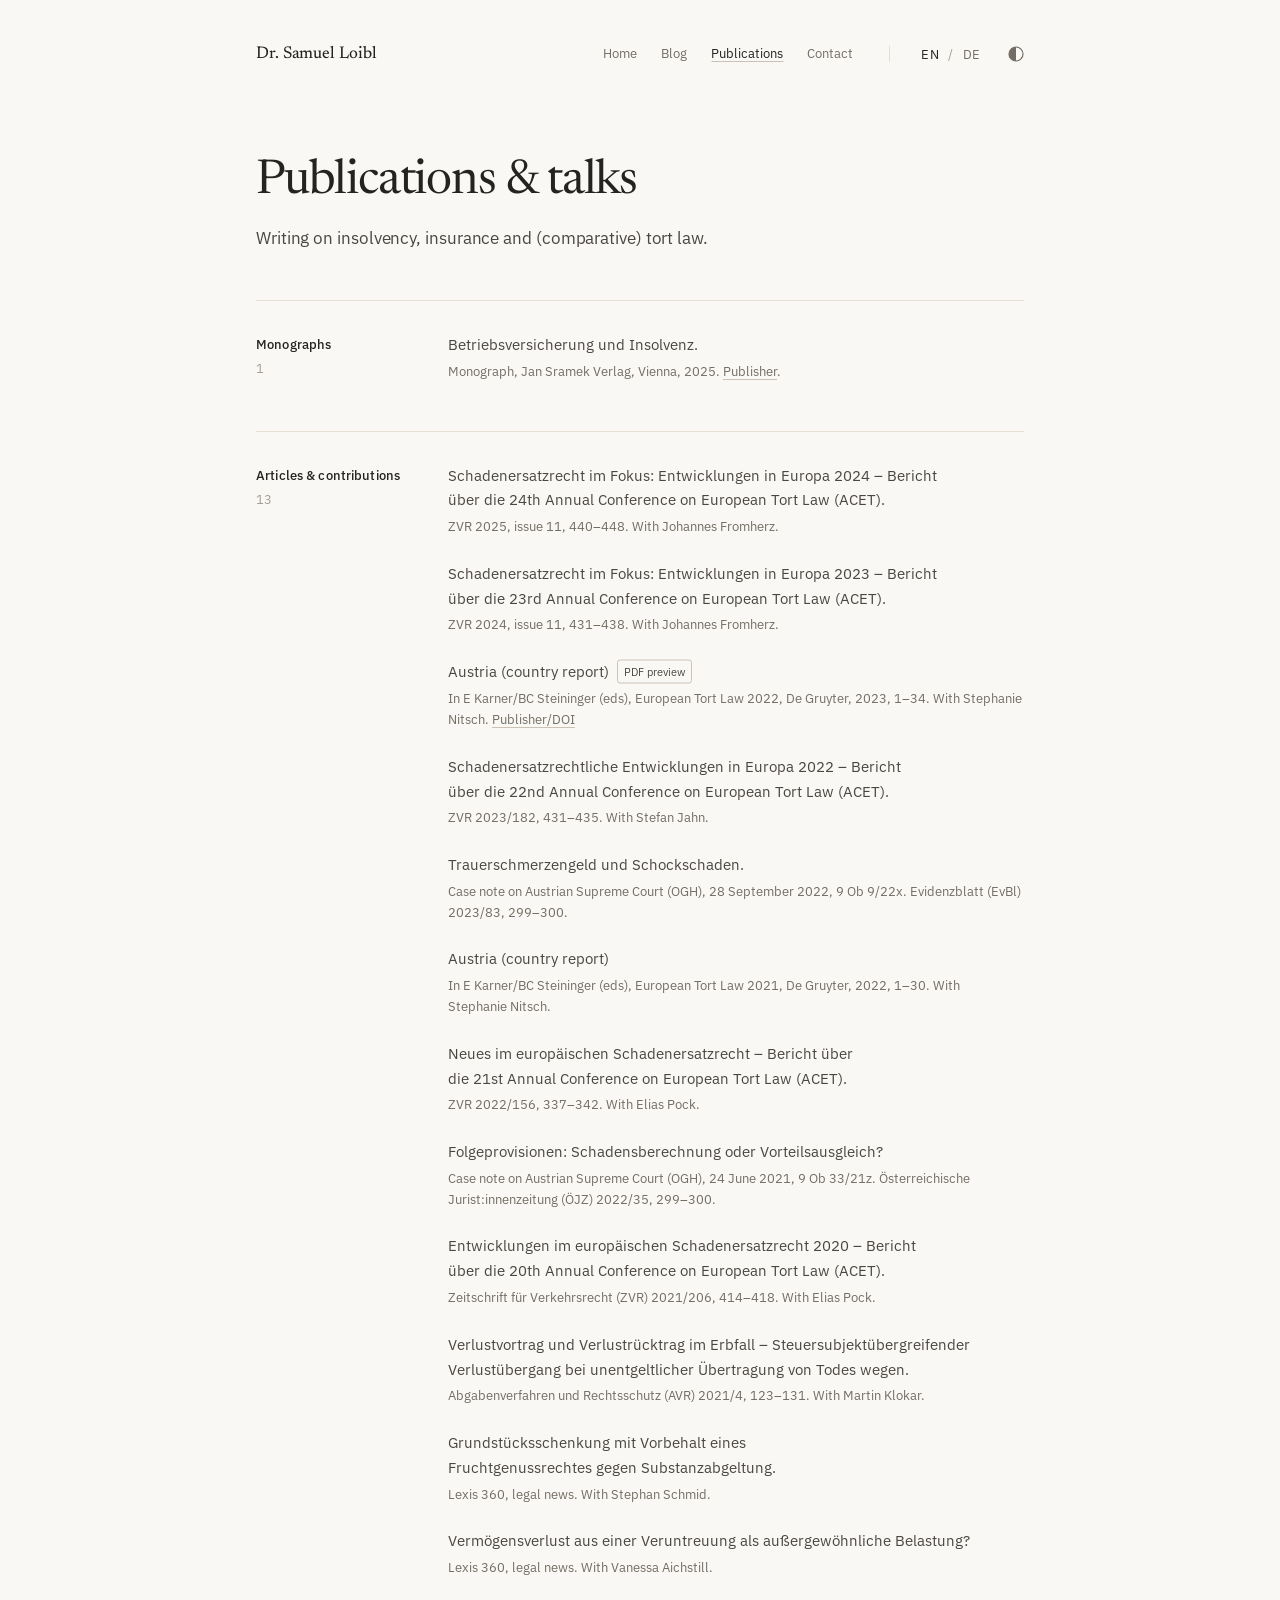
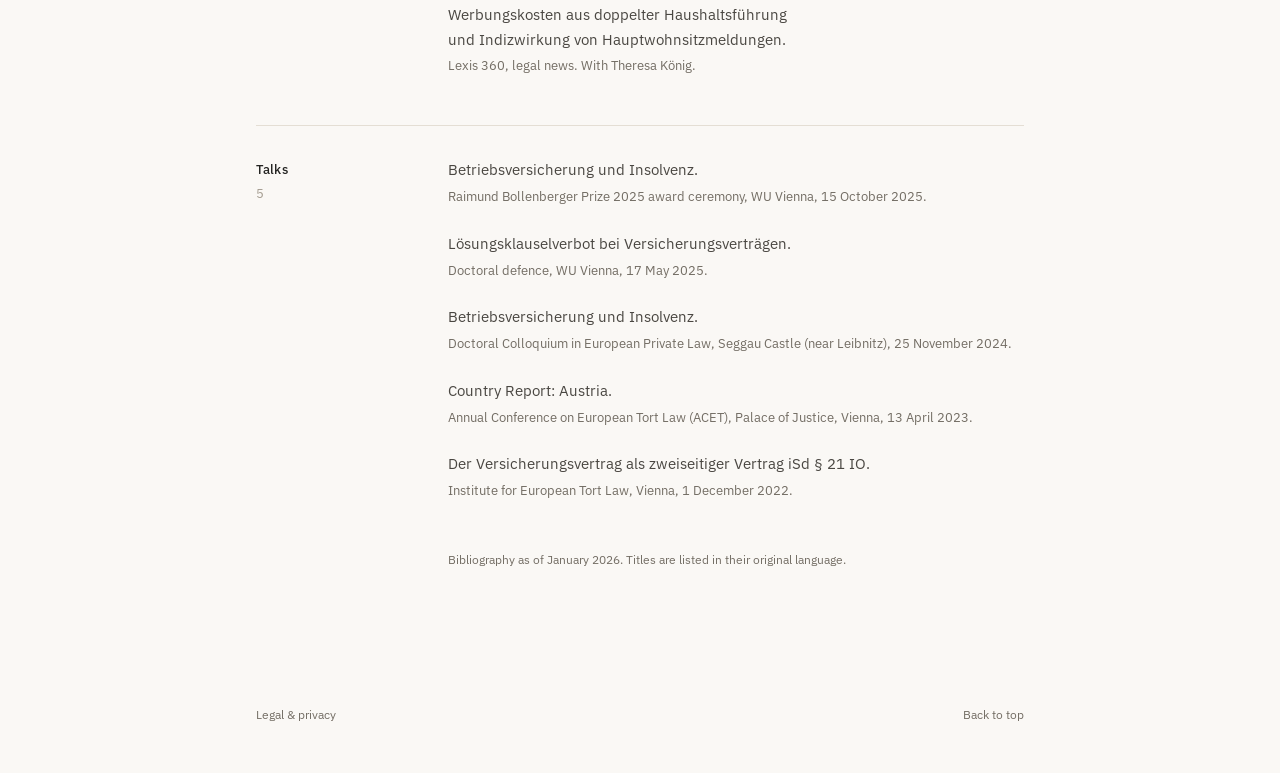
<file: publications/index.html>
<!doctype html>
<html lang="en"><head><meta charset="utf-8"><meta name="viewport" content="width=device-width, initial-scale=1">
<meta http-equiv="Content-Security-Policy" content="default-src &#x27;self&#x27;; script-src &#x27;self&#x27; &#x27;sha256-1EBSZMq3tw6TobYhyd/L2dE8TTDBQzNN4M6pTHFcVWs=&#x27;; style-src &#x27;self&#x27;; img-src &#x27;self&#x27;; font-src &#x27;self&#x27;; connect-src &#x27;self&#x27;; object-src &#x27;none&#x27;; base-uri &#x27;none&#x27;; form-action &#x27;none&#x27;; frame-src &#x27;none&#x27;"><meta name="referrer" content="no-referrer">
<title>Publications &amp; talks | Samuel Loibl</title><meta name="description" content="Publications &amp; talks – Samuel Loibl. 14 publications and five talks. Source list: January 2026."><meta name="author" content="Samuel Loibl"><meta name="theme-color" content="#faf8f5"><script>try{if(localStorage.getItem('theme')==='dark')document.documentElement.dataset.theme='dark'}catch(e){}</script><meta name="robots" content="index, follow, max-image-preview:large">
<link rel="canonical" href="https://samuelloibl.github.io/publications/"><link rel="alternate" hreflang="en" href="https://samuelloibl.github.io/publications/"><link rel="alternate" hreflang="de" href="https://samuelloibl.github.io/de/publikationen/"><link rel="alternate" hreflang="x-default" href="https://samuelloibl.github.io/publications/"><link rel="icon" href="/assets/monogram.svg" type="image/svg+xml"><link rel="preload" href="/assets/ibm-plex-sans-latin.woff2" as="font" type="font/woff2" crossorigin><link rel="preload" href="/assets/newsreader-latin.woff2" as="font" type="font/woff2" crossorigin><link rel="stylesheet" href="/styles.css?v=f3673f4a734e">
<meta property="og:type" content="website"><meta property="og:title" content="Publications &amp; talks | Samuel Loibl"><meta property="og:description" content="Publications &amp; talks – Samuel Loibl. 14 publications and five talks. Source list: January 2026."><meta property="og:url" content="https://samuelloibl.github.io/publications/"><meta property="og:site_name" content="Samuel Loibl"><meta property="og:locale" content="en_GB"><meta property="og:image" content="https://samuelloibl.github.io/assets/social-card.png"><meta property="og:image:width" content="1200"><meta property="og:image:height" content="630"><meta property="og:image:alt" content="Dr. Samuel Loibl"><meta name="twitter:card" content="summary_large_image">
<script type="application/ld+json">{"@context": "https://schema.org", "@graph": [{"@type": "WebSite", "@id": "https://samuelloibl.github.io/#website", "name": "Samuel Loibl", "url": "https://samuelloibl.github.io/", "inLanguage": ["en", "de"]}, {"@type": "CollectionPage", "name": "Publications & talks – Samuel Loibl", "url": "https://samuelloibl.github.io/publications/", "inLanguage": "en", "about": {"@id": "https://samuelloibl.github.io/#person"}, "mainEntity": {"@type": "ItemList", "numberOfItems": 19, "itemListElement": [{"@type": "ListItem", "position": 1, "url": "https://samuelloibl.github.io/publications/#P14", "name": "Betriebsversicherung und Insolvenz."}, {"@type": "ListItem", "position": 2, "url": "https://samuelloibl.github.io/publications/#P11", "name": "Schadenersatzrecht im Fokus: Entwicklungen in Europa 2024 – Bericht über die 24th Annual Conference on European Tort Law (ACET)."}, {"@type": "ListItem", "position": 3, "url": "https://samuelloibl.github.io/publications/#P10", "name": "Schadenersatzrecht im Fokus: Entwicklungen in Europa 2023 – Bericht über die 23rd Annual Conference on European Tort Law (ACET)."}, {"@type": "ListItem", "position": 4, "url": "https://samuelloibl.github.io/publications/#P13", "name": "Austria (country report)"}, {"@type": "ListItem", "position": 5, "url": "https://samuelloibl.github.io/publications/#P09", "name": "Schadenersatzrechtliche Entwicklungen in Europa 2022 – Bericht über die 22nd Annual Conference on European Tort Law (ACET)."}, {"@type": "ListItem", "position": 6, "url": "https://samuelloibl.github.io/publications/#P06", "name": "Trauerschmerzengeld und Schockschaden."}, {"@type": "ListItem", "position": 7, "url": "https://samuelloibl.github.io/publications/#P12", "name": "Austria (country report)"}, {"@type": "ListItem", "position": 8, "url": "https://samuelloibl.github.io/publications/#P08", "name": "Neues im europäischen Schadenersatzrecht – Bericht über die 21st Annual Conference on European Tort Law (ACET)."}, {"@type": "ListItem", "position": 9, "url": "https://samuelloibl.github.io/publications/#P05", "name": "Folgeprovisionen: Schadensberechnung oder Vorteilsausgleich?"}, {"@type": "ListItem", "position": 10, "url": "https://samuelloibl.github.io/publications/#P07", "name": "Entwicklungen im europäischen Schadenersatzrecht 2020 – Bericht über die 20th Annual Conference on European Tort Law (ACET)."}, {"@type": "ListItem", "position": 11, "url": "https://samuelloibl.github.io/publications/#P04", "name": "Verlustvortrag und Verlustrücktrag im Erbfall – Steuersubjektübergreifender Verlustübergang bei unentgeltlicher Übertragung von Todes wegen."}, {"@type": "ListItem", "position": 12, "url": "https://samuelloibl.github.io/publications/#P03", "name": "Grundstücksschenkung mit Vorbehalt eines Fruchtgenussrechtes gegen Substanzabgeltung."}, {"@type": "ListItem", "position": 13, "url": "https://samuelloibl.github.io/publications/#P02", "name": "Vermögensverlust aus einer Veruntreuung als außergewöhnliche Belastung?"}, {"@type": "ListItem", "position": 14, "url": "https://samuelloibl.github.io/publications/#P01", "name": "Werbungskosten aus doppelter Haushaltsführung und Indizwirkung von Hauptwohnsitzmeldungen."}, {"@type": "ListItem", "position": 15, "url": "https://samuelloibl.github.io/publications/#V05", "name": "Betriebsversicherung und Insolvenz."}, {"@type": "ListItem", "position": 16, "url": "https://samuelloibl.github.io/publications/#V04", "name": "Lösungsklauselverbot bei Versicherungsverträgen."}, {"@type": "ListItem", "position": 17, "url": "https://samuelloibl.github.io/publications/#V03", "name": "Betriebsversicherung und Insolvenz."}, {"@type": "ListItem", "position": 18, "url": "https://samuelloibl.github.io/publications/#V02", "name": "Country Report: Austria."}, {"@type": "ListItem", "position": 19, "url": "https://samuelloibl.github.io/publications/#V01", "name": "Der Versicherungsvertrag als zweiseitiger Vertrag iSd § 21 IO."}]}}]}</script><script type="module" src="/assets/site.js?v=b00cd8faa18a"></script></head><body><div class="site-shell"><a class="skip-link" href="#main">Skip to content</a><header class="site-header has-wordmark"><a class="wordmark" href="/">Dr.&nbsp;Samuel Loibl</a><nav aria-label="Main navigation"><a href="/">Home</a><a href="/blog/">Blog</a><a href="/publications/" aria-current="page">Publications</a><a href="/#kontakt">Contact</a><span class="language-switch" role="group" aria-label="Language"><a href="/publications/" lang="en" hreflang="en" aria-current="true">EN</a><span aria-hidden="true">/</span><a href="/de/publikationen/" lang="de" hreflang="de">DE</a></span><button class="theme-toggle" type="button" aria-pressed="false" aria-label="Dark mode" title="Dark mode" hidden><svg viewBox="0 0 16 16" aria-hidden="true"><circle cx="8" cy="8" r="7" fill="none" stroke="currentColor" stroke-width="1.2"/><path d="M8 1a7 7 0 0 0 0 14z" fill="currentColor"/></svg></button></nav></header><main id="main"><div class="bibliography"><header class="page-intro"><h1>Publications & talks</h1><p class="lead">Writing on insolvency, insurance and (comparative) tort law.</p></header><section class="row publication-group" aria-labelledby="group-monografie"><h2 class="row-label" id="group-monografie">Monographs<span class="row-count">1</span></h2><div class="row-body"><ul class="publication-list"><li class="entry publication-item" id="P14" data-record="P14" data-year="2025" data-type="publication"><h3 class="entry-title" lang="de">Betriebsversicherung und Insolvenz.</h3><p class="entry-meta">Monograph, Jan Sramek Verlag, Vienna, 2025. <a href="https://www.jan-sramek-verlag.at/buch/978-3-7097-0396-0/">Publisher</a>.</p></li></ul></div></section><section class="row publication-group" aria-labelledby="group-beiträge"><h2 class="row-label" id="group-beiträge">Articles & contributions<span class="row-count">13</span></h2><div class="row-body"><ul class="publication-list"><li class="entry publication-item" id="P11" data-record="P11" data-year="2025" data-type="publication"><h3 class="entry-title" lang="de">Schadenersatzrecht im Fokus: Entwicklungen in Europa 2024 – Bericht über die 24th Annual Conference on European Tort Law (ACET).</h3><p class="entry-meta">ZVR 2025, issue 11, 440–448. With Johannes Fromherz.</p></li><li class="entry publication-item" id="P10" data-record="P10" data-year="2024" data-type="publication"><h3 class="entry-title" lang="de">Schadenersatzrecht im Fokus: Entwicklungen in Europa 2023 – Bericht über die 23rd Annual Conference on European Tort Law (ACET).</h3><p class="entry-meta">ZVR 2024, issue 11, 431–438. With Johannes Fromherz.</p></li><li class="entry publication-item" id="P13" data-record="P13" data-year="2023" data-type="publication"><h3 class="entry-title" lang="en">Austria (country report)<span class="publication-files" lang="en"><a href="https://api.pageplace.de/preview/DT0400.9783111241241_A48815102/preview-9783111241241_A48815102.pdf#page=13" class="publication-file" aria-label="PDF preview: Austria (country report)">PDF preview</a></span></h3><p class="entry-meta">In E Karner/BC Steininger (eds), European Tort Law 2022, De Gruyter, 2023, 1–34. With Stephanie Nitsch. <a href="https://doi.org/10.1515/9783111241241-002">Publisher/DOI</a></p></li><li class="entry publication-item" id="P09" data-record="P09" data-year="2023" data-type="publication"><h3 class="entry-title" lang="de">Schadenersatzrechtliche Entwicklungen in Europa 2022 – Bericht über die 22nd Annual Conference on European Tort Law (ACET).</h3><p class="entry-meta">ZVR 2023/182, 431–435. With Stefan Jahn.</p></li><li class="entry publication-item" id="P06" data-record="P06" data-year="2023" data-type="publication"><h3 class="entry-title" lang="de">Trauerschmerzengeld und Schockschaden.</h3><p class="entry-meta">Case note on Austrian Supreme Court (OGH), 28 September 2022, 9 Ob 9/22x. Evidenzblatt (EvBl) 2023/83, 299–300.</p></li><li class="entry publication-item" id="P12" data-record="P12" data-year="2022" data-type="publication"><h3 class="entry-title" lang="en">Austria (country report)</h3><p class="entry-meta">In E Karner/BC Steininger (eds), European Tort Law 2021, De Gruyter, 2022, 1–30. With Stephanie Nitsch.</p></li><li class="entry publication-item" id="P08" data-record="P08" data-year="2022" data-type="publication"><h3 class="entry-title" lang="de">Neues im europäischen Schadenersatzrecht – Bericht über die 21st Annual Conference on European Tort Law (ACET).</h3><p class="entry-meta">ZVR 2022/156, 337–342. With Elias Pock.</p></li><li class="entry publication-item" id="P05" data-record="P05" data-year="2022" data-type="publication"><h3 class="entry-title" lang="de">Folgeprovisionen: Schadensberechnung oder Vorteilsausgleich?</h3><p class="entry-meta">Case note on Austrian Supreme Court (OGH), 24 June 2021, 9 Ob 33/21z. Österreichische Jurist:innenzeitung (ÖJZ) 2022/35, 299–300.</p></li><li class="entry publication-item" id="P07" data-record="P07" data-year="2021" data-type="publication"><h3 class="entry-title" lang="de">Entwicklungen im europäischen Schadenersatzrecht 2020 – Bericht über die 20th Annual Conference on European Tort Law (ACET).</h3><p class="entry-meta">Zeitschrift für Verkehrsrecht (ZVR) 2021/206, 414–418. With Elias Pock.</p></li><li class="entry publication-item" id="P04" data-record="P04" data-year="2021" data-type="publication"><h3 class="entry-title" lang="de">Verlustvortrag und Verlustrücktrag im Erbfall – Steuersubjektübergreifender Verlustübergang bei unentgeltlicher Übertragung von Todes wegen.</h3><p class="entry-meta">Abgabenverfahren und Rechtsschutz (AVR) 2021/4, 123–131. With Martin Klokar.</p></li><li class="entry publication-item" id="P03" data-record="P03" data-year="" data-type="publication"><h3 class="entry-title" lang="de">Grundstücksschenkung mit Vorbehalt eines Fruchtgenussrechtes gegen Substanzabgeltung.</h3><p class="entry-meta">Lexis 360, legal news. With Stephan Schmid.</p></li><li class="entry publication-item" id="P02" data-record="P02" data-year="" data-type="publication"><h3 class="entry-title" lang="de">Vermögensverlust aus einer Veruntreuung als außergewöhnliche Belastung?</h3><p class="entry-meta">Lexis 360, legal news. With Vanessa Aichstill.</p></li><li class="entry publication-item" id="P01" data-record="P01" data-year="" data-type="publication"><h3 class="entry-title" lang="de">Werbungskosten aus doppelter Haushaltsführung und Indizwirkung von Hauptwohnsitzmeldungen.</h3><p class="entry-meta">Lexis 360, legal news. With Theresa König.</p></li></ul></div></section><section class="row publication-group" aria-labelledby="group-fachvorträge"><h2 class="row-label" id="group-fachvorträge">Talks<span class="row-count">5</span></h2><div class="row-body"><ul class="publication-list"><li class="entry publication-item" id="V05" data-record="V05" data-year="2025" data-type="talk"><h3 class="entry-title" lang="de">Betriebsversicherung und Insolvenz.</h3><p class="entry-meta">Raimund Bollenberger Prize 2025 award ceremony, WU Vienna, 15 October 2025.</p></li><li class="entry publication-item" id="V04" data-record="V04" data-year="2025" data-type="talk"><h3 class="entry-title" lang="de">Lösungsklauselverbot bei Versicherungsverträgen.</h3><p class="entry-meta">Doctoral defence, WU Vienna, 17 May 2025.</p></li><li class="entry publication-item" id="V03" data-record="V03" data-year="2024" data-type="talk"><h3 class="entry-title" lang="de">Betriebsversicherung und Insolvenz.</h3><p class="entry-meta">Doctoral Colloquium in European Private Law, Seggau Castle (near Leibnitz), 25 November 2024.</p></li><li class="entry publication-item" id="V02" data-record="V02" data-year="2023" data-type="talk"><h3 class="entry-title" lang="en">Country Report: Austria.</h3><p class="entry-meta">Annual Conference on European Tort Law (ACET), Palace of Justice, Vienna, 13 April 2023.</p></li><li class="entry publication-item" id="V01" data-record="V01" data-year="2022" data-type="talk"><h3 class="entry-title" lang="de">Der Versicherungsvertrag als zweiseitiger Vertrag iSd §&nbsp;21 IO.</h3><p class="entry-meta">Institute for European Tort Law, Vienna, 1 December 2022.</p></li></ul></div></section><section class="row row-end"><div class="row-body"><p class="source-note">Bibliography as of January 2026. Titles are listed in their original language.</p></div></section></div></main><footer class="site-footer"><a href="/legal/">Legal &amp; privacy</a><a href="#main">Back to top</a></footer></div></body></html>
</file>
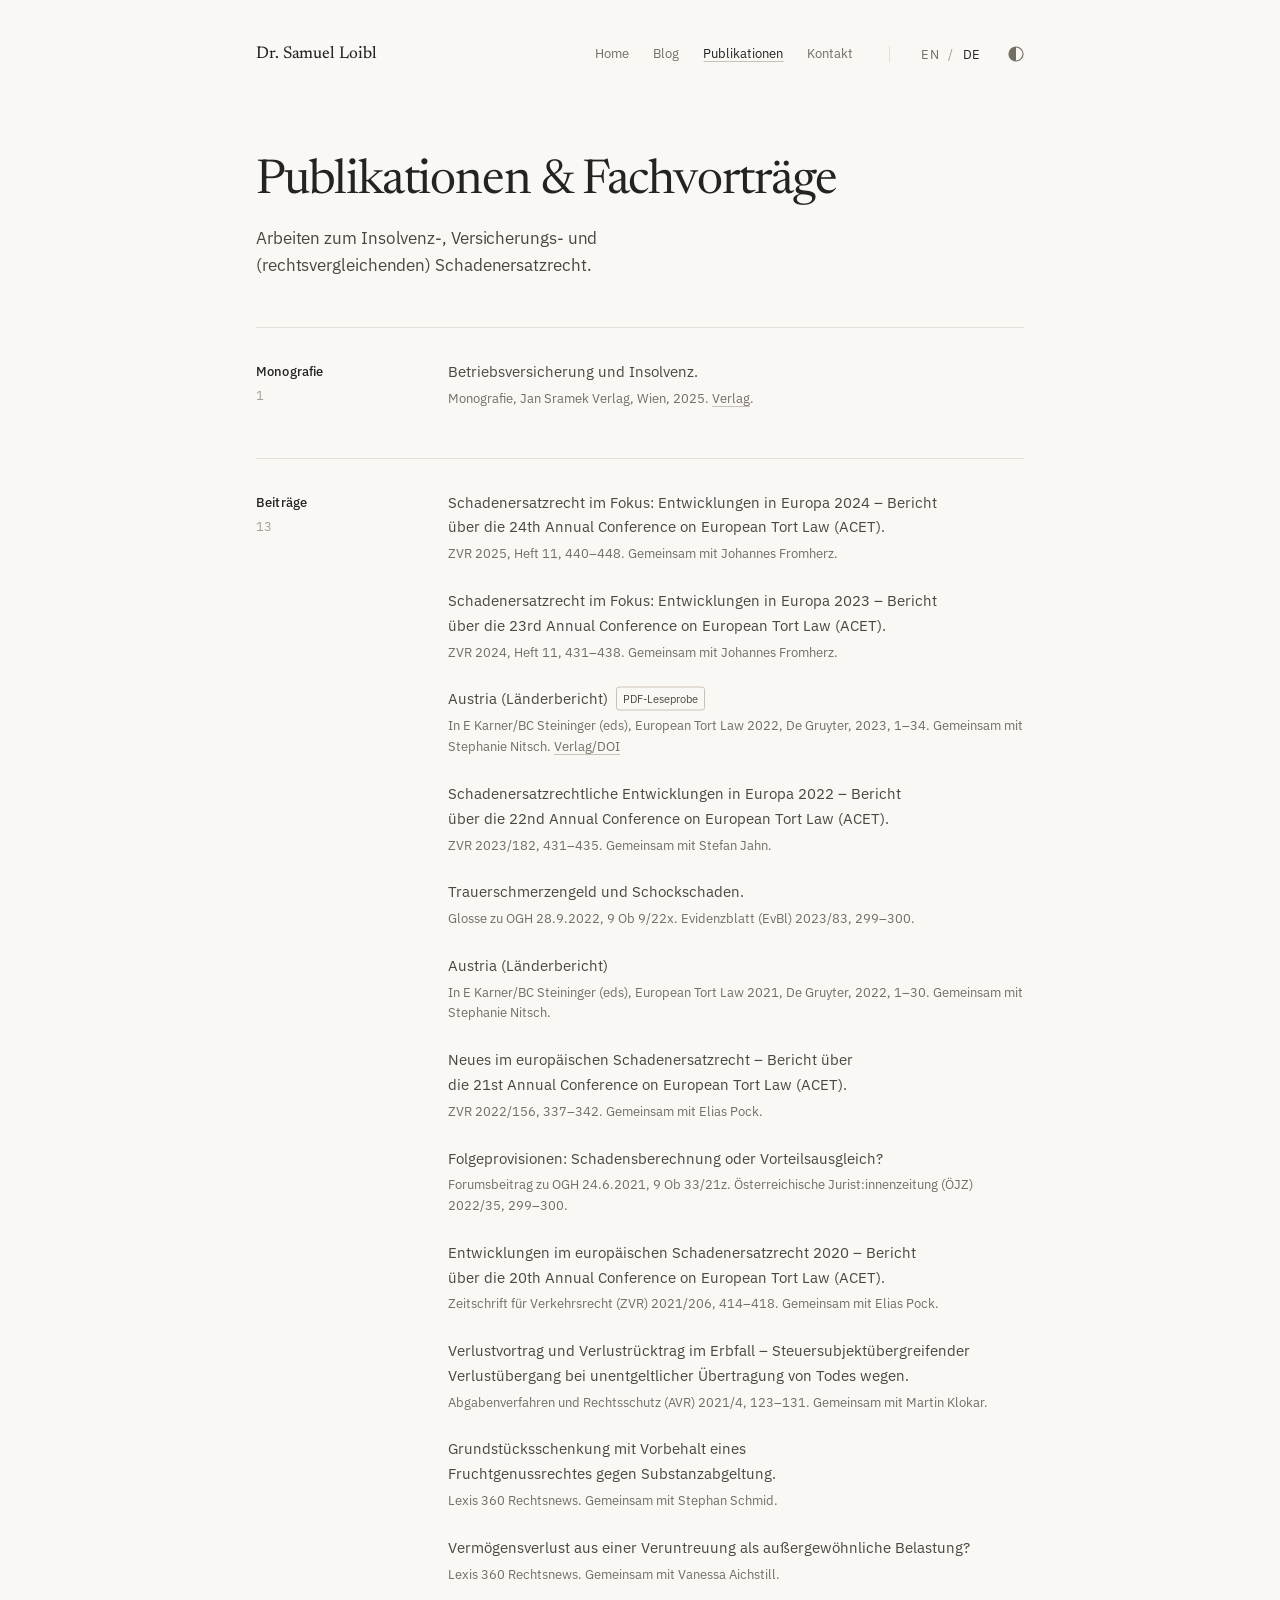
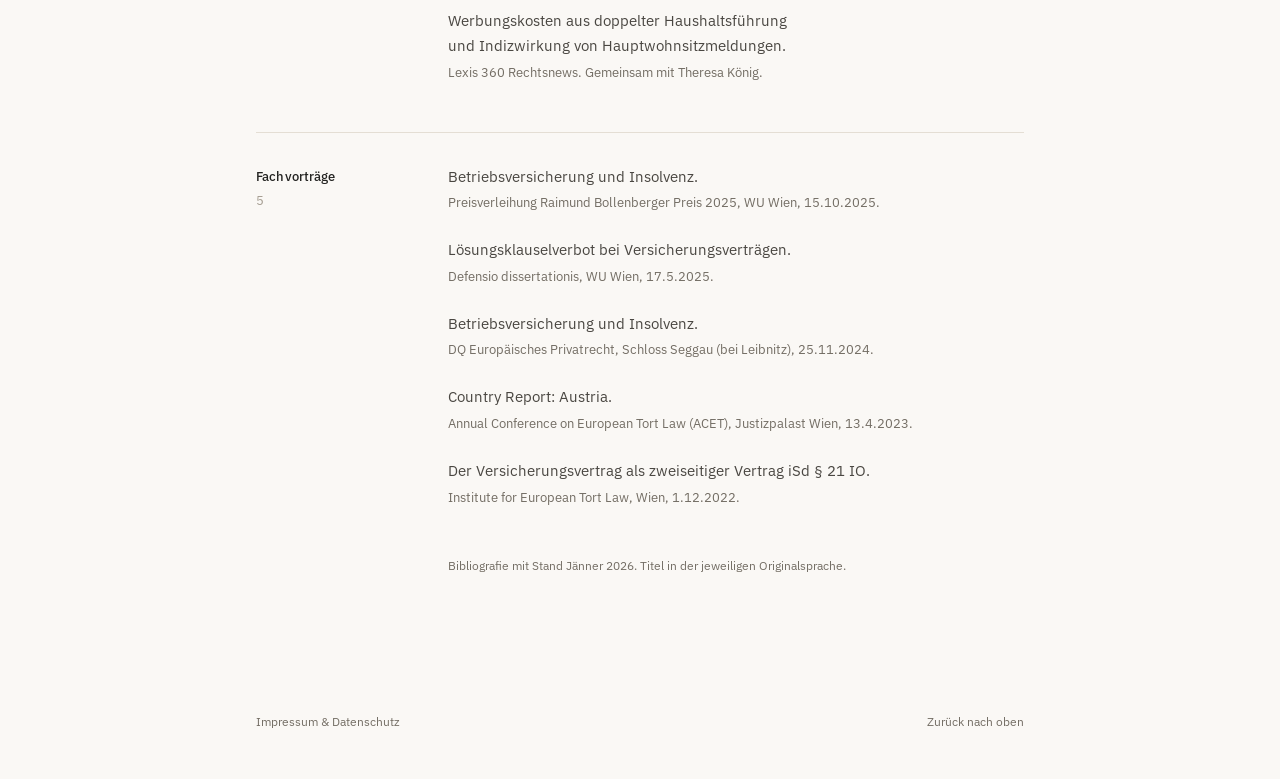
<file: publikationen/index.html>
<!doctype html>
<html lang="de"><head><meta charset="utf-8"><meta name="viewport" content="width=device-width, initial-scale=1">
<meta http-equiv="Content-Security-Policy" content="default-src &#x27;self&#x27;; script-src &#x27;self&#x27; &#x27;sha256-1EBSZMq3tw6TobYhyd/L2dE8TTDBQzNN4M6pTHFcVWs=&#x27;; style-src &#x27;self&#x27;; img-src &#x27;self&#x27;; font-src &#x27;self&#x27;; connect-src &#x27;self&#x27;; object-src &#x27;none&#x27;; base-uri &#x27;none&#x27;; form-action &#x27;none&#x27;; frame-src &#x27;none&#x27;"><meta name="referrer" content="no-referrer">
<title>Publikationen &amp; Fachvorträge | Samuel Loibl</title><meta name="description" content="Publikationen &amp; Fachvorträge – Samuel Loibl. 14 Publikationen und fünf Fachvorträge. Ausgangsliste: Jänner 2026."><meta name="author" content="Samuel Loibl"><meta name="theme-color" content="#faf8f5"><script>try{if(localStorage.getItem('theme')==='dark')document.documentElement.dataset.theme='dark'}catch(e){}</script><meta name="robots" content="noindex, follow">
<link rel="canonical" href="https://samuelloibl.github.io/de/publikationen/"><link rel="alternate" hreflang="en" href="https://samuelloibl.github.io/publications/"><link rel="alternate" hreflang="de" href="https://samuelloibl.github.io/de/publikationen/"><link rel="alternate" hreflang="x-default" href="https://samuelloibl.github.io/publications/"><link rel="icon" href="/assets/monogram.svg" type="image/svg+xml"><link rel="preload" href="/assets/ibm-plex-sans-latin.woff2" as="font" type="font/woff2" crossorigin><link rel="preload" href="/assets/newsreader-latin.woff2" as="font" type="font/woff2" crossorigin><link rel="stylesheet" href="/styles.css?v=f3673f4a734e">
<meta property="og:type" content="website"><meta property="og:title" content="Publikationen &amp; Fachvorträge | Samuel Loibl"><meta property="og:description" content="Publikationen &amp; Fachvorträge – Samuel Loibl. 14 Publikationen und fünf Fachvorträge. Ausgangsliste: Jänner 2026."><meta property="og:url" content="https://samuelloibl.github.io/de/publikationen/"><meta property="og:site_name" content="Samuel Loibl"><meta property="og:locale" content="de_AT"><meta property="og:image" content="https://samuelloibl.github.io/assets/social-card.png"><meta property="og:image:width" content="1200"><meta property="og:image:height" content="630"><meta property="og:image:alt" content="Dr. Samuel Loibl"><meta name="twitter:card" content="summary_large_image">
<script type="application/ld+json">{"@context": "https://schema.org", "@graph": [{"@type": "WebSite", "@id": "https://samuelloibl.github.io/#website", "name": "Samuel Loibl", "url": "https://samuelloibl.github.io/", "inLanguage": ["en", "de"]}, {"@type": "CollectionPage", "name": "Publikationen & Fachvorträge – Samuel Loibl", "url": "https://samuelloibl.github.io/de/publikationen/", "inLanguage": "de", "about": {"@id": "https://samuelloibl.github.io/#person"}, "mainEntity": {"@type": "ItemList", "numberOfItems": 19, "itemListElement": [{"@type": "ListItem", "position": 1, "url": "https://samuelloibl.github.io/de/publikationen/#P14", "name": "Betriebsversicherung und Insolvenz."}, {"@type": "ListItem", "position": 2, "url": "https://samuelloibl.github.io/de/publikationen/#P11", "name": "Schadenersatzrecht im Fokus: Entwicklungen in Europa 2024 – Bericht über die 24th Annual Conference on European Tort Law (ACET)."}, {"@type": "ListItem", "position": 3, "url": "https://samuelloibl.github.io/de/publikationen/#P10", "name": "Schadenersatzrecht im Fokus: Entwicklungen in Europa 2023 – Bericht über die 23rd Annual Conference on European Tort Law (ACET)."}, {"@type": "ListItem", "position": 4, "url": "https://samuelloibl.github.io/de/publikationen/#P13", "name": "Austria (Länderbericht)"}, {"@type": "ListItem", "position": 5, "url": "https://samuelloibl.github.io/de/publikationen/#P09", "name": "Schadenersatzrechtliche Entwicklungen in Europa 2022 – Bericht über die 22nd Annual Conference on European Tort Law (ACET)."}, {"@type": "ListItem", "position": 6, "url": "https://samuelloibl.github.io/de/publikationen/#P06", "name": "Trauerschmerzengeld und Schockschaden."}, {"@type": "ListItem", "position": 7, "url": "https://samuelloibl.github.io/de/publikationen/#P12", "name": "Austria (Länderbericht)"}, {"@type": "ListItem", "position": 8, "url": "https://samuelloibl.github.io/de/publikationen/#P08", "name": "Neues im europäischen Schadenersatzrecht – Bericht über die 21st Annual Conference on European Tort Law (ACET)."}, {"@type": "ListItem", "position": 9, "url": "https://samuelloibl.github.io/de/publikationen/#P05", "name": "Folgeprovisionen: Schadensberechnung oder Vorteilsausgleich?"}, {"@type": "ListItem", "position": 10, "url": "https://samuelloibl.github.io/de/publikationen/#P07", "name": "Entwicklungen im europäischen Schadenersatzrecht 2020 – Bericht über die 20th Annual Conference on European Tort Law (ACET)."}, {"@type": "ListItem", "position": 11, "url": "https://samuelloibl.github.io/de/publikationen/#P04", "name": "Verlustvortrag und Verlustrücktrag im Erbfall – Steuersubjektübergreifender Verlustübergang bei unentgeltlicher Übertragung von Todes wegen."}, {"@type": "ListItem", "position": 12, "url": "https://samuelloibl.github.io/de/publikationen/#P03", "name": "Grundstücksschenkung mit Vorbehalt eines Fruchtgenussrechtes gegen Substanzabgeltung."}, {"@type": "ListItem", "position": 13, "url": "https://samuelloibl.github.io/de/publikationen/#P02", "name": "Vermögensverlust aus einer Veruntreuung als außergewöhnliche Belastung?"}, {"@type": "ListItem", "position": 14, "url": "https://samuelloibl.github.io/de/publikationen/#P01", "name": "Werbungskosten aus doppelter Haushaltsführung und Indizwirkung von Hauptwohnsitzmeldungen."}, {"@type": "ListItem", "position": 15, "url": "https://samuelloibl.github.io/de/publikationen/#V05", "name": "Betriebsversicherung und Insolvenz."}, {"@type": "ListItem", "position": 16, "url": "https://samuelloibl.github.io/de/publikationen/#V04", "name": "Lösungsklauselverbot bei Versicherungsverträgen."}, {"@type": "ListItem", "position": 17, "url": "https://samuelloibl.github.io/de/publikationen/#V03", "name": "Betriebsversicherung und Insolvenz."}, {"@type": "ListItem", "position": 18, "url": "https://samuelloibl.github.io/de/publikationen/#V02", "name": "Country Report: Austria."}, {"@type": "ListItem", "position": 19, "url": "https://samuelloibl.github.io/de/publikationen/#V01", "name": "Der Versicherungsvertrag als zweiseitiger Vertrag iSd § 21 IO."}]}}]}</script><script type="module" src="/assets/site.js?v=b00cd8faa18a"></script></head><body><div class="site-shell"><a class="skip-link" href="#main">Zum Inhalt</a><header class="site-header has-wordmark"><a class="wordmark" href="/de/">Dr.&nbsp;Samuel Loibl</a><nav aria-label="Hauptnavigation"><a href="/de/">Home</a><a href="/blog/">Blog</a><a href="/de/publikationen/" aria-current="page">Publikationen</a><a href="/de/#kontakt">Kontakt</a><span class="language-switch" role="group" aria-label="Sprache"><a href="/publications/" lang="en" hreflang="en">EN</a><span aria-hidden="true">/</span><a href="/de/publikationen/" lang="de" hreflang="de" aria-current="true">DE</a></span><button class="theme-toggle" type="button" aria-pressed="false" aria-label="Dunkelmodus" title="Dunkelmodus" hidden><svg viewBox="0 0 16 16" aria-hidden="true"><circle cx="8" cy="8" r="7" fill="none" stroke="currentColor" stroke-width="1.2"/><path d="M8 1a7 7 0 0 0 0 14z" fill="currentColor"/></svg></button></nav></header><main id="main"><div class="bibliography"><header class="page-intro"><h1>Publikationen & Fachvorträge</h1><p class="lead">Arbeiten zum Insolvenz-, Versicherungs- und (rechtsvergleichenden) Schadenersatzrecht.</p></header><section class="row publication-group" aria-labelledby="group-monografie"><h2 class="row-label" id="group-monografie">Monografie<span class="row-count">1</span></h2><div class="row-body"><ul class="publication-list"><li class="entry publication-item" id="P14" data-record="P14" data-year="2025" data-type="publication"><h3 class="entry-title" lang="de">Betriebsversicherung und Insolvenz.</h3><p class="entry-meta">Monografie, Jan Sramek Verlag, Wien, 2025. <a href="https://www.jan-sramek-verlag.at/buch/978-3-7097-0396-0/">Verlag</a>.</p></li></ul></div></section><section class="row publication-group" aria-labelledby="group-beiträge"><h2 class="row-label" id="group-beiträge">Beiträge<span class="row-count">13</span></h2><div class="row-body"><ul class="publication-list"><li class="entry publication-item" id="P11" data-record="P11" data-year="2025" data-type="publication"><h3 class="entry-title" lang="de">Schadenersatzrecht im Fokus: Entwicklungen in Europa 2024 – Bericht über die 24th Annual Conference on European Tort Law (ACET).</h3><p class="entry-meta">ZVR 2025, Heft 11, 440–448. Gemeinsam mit Johannes Fromherz.</p></li><li class="entry publication-item" id="P10" data-record="P10" data-year="2024" data-type="publication"><h3 class="entry-title" lang="de">Schadenersatzrecht im Fokus: Entwicklungen in Europa 2023 – Bericht über die 23rd Annual Conference on European Tort Law (ACET).</h3><p class="entry-meta">ZVR 2024, Heft 11, 431–438. Gemeinsam mit Johannes Fromherz.</p></li><li class="entry publication-item" id="P13" data-record="P13" data-year="2023" data-type="publication"><h3 class="entry-title" lang="de">Austria (Länderbericht)<span class="publication-files" lang="de"><a href="https://api.pageplace.de/preview/DT0400.9783111241241_A48815102/preview-9783111241241_A48815102.pdf#page=13" class="publication-file" aria-label="PDF-Leseprobe: Austria (Länderbericht)">PDF-Leseprobe</a></span></h3><p class="entry-meta">In E Karner/BC Steininger (eds), European Tort Law 2022, De Gruyter, 2023, 1–34. Gemeinsam mit Stephanie Nitsch. <a href="https://doi.org/10.1515/9783111241241-002">Verlag/DOI</a></p></li><li class="entry publication-item" id="P09" data-record="P09" data-year="2023" data-type="publication"><h3 class="entry-title" lang="de">Schadenersatzrechtliche Entwicklungen in Europa 2022 – Bericht über die 22nd Annual Conference on European Tort Law (ACET).</h3><p class="entry-meta">ZVR 2023/182, 431–435. Gemeinsam mit Stefan Jahn.</p></li><li class="entry publication-item" id="P06" data-record="P06" data-year="2023" data-type="publication"><h3 class="entry-title" lang="de">Trauerschmerzengeld und Schockschaden.</h3><p class="entry-meta">Glosse zu OGH 28.9.2022, 9 Ob 9/22x. Evidenzblatt (EvBl) 2023/83, 299–300.</p></li><li class="entry publication-item" id="P12" data-record="P12" data-year="2022" data-type="publication"><h3 class="entry-title" lang="de">Austria (Länderbericht)</h3><p class="entry-meta">In E Karner/BC Steininger (eds), European Tort Law 2021, De Gruyter, 2022, 1–30. Gemeinsam mit Stephanie Nitsch.</p></li><li class="entry publication-item" id="P08" data-record="P08" data-year="2022" data-type="publication"><h3 class="entry-title" lang="de">Neues im europäischen Schadenersatzrecht – Bericht über die 21st Annual Conference on European Tort Law (ACET).</h3><p class="entry-meta">ZVR 2022/156, 337–342. Gemeinsam mit Elias Pock.</p></li><li class="entry publication-item" id="P05" data-record="P05" data-year="2022" data-type="publication"><h3 class="entry-title" lang="de">Folgeprovisionen: Schadensberechnung oder Vorteilsausgleich?</h3><p class="entry-meta">Forumsbeitrag zu OGH 24.6.2021, 9 Ob 33/21z. Österreichische Jurist:innenzeitung (ÖJZ) 2022/35, 299–300.</p></li><li class="entry publication-item" id="P07" data-record="P07" data-year="2021" data-type="publication"><h3 class="entry-title" lang="de">Entwicklungen im europäischen Schadenersatzrecht 2020 – Bericht über die 20th Annual Conference on European Tort Law (ACET).</h3><p class="entry-meta">Zeitschrift für Verkehrsrecht (ZVR) 2021/206, 414–418. Gemeinsam mit Elias Pock.</p></li><li class="entry publication-item" id="P04" data-record="P04" data-year="2021" data-type="publication"><h3 class="entry-title" lang="de">Verlustvortrag und Verlustrücktrag im Erbfall – Steuersubjektübergreifender Verlustübergang bei unentgeltlicher Übertragung von Todes wegen.</h3><p class="entry-meta">Abgabenverfahren und Rechtsschutz (AVR) 2021/4, 123–131. Gemeinsam mit Martin Klokar.</p></li><li class="entry publication-item" id="P03" data-record="P03" data-year="" data-type="publication"><h3 class="entry-title" lang="de">Grundstücksschenkung mit Vorbehalt eines Fruchtgenussrechtes gegen Substanzabgeltung.</h3><p class="entry-meta">Lexis 360 Rechtsnews. Gemeinsam mit Stephan Schmid.</p></li><li class="entry publication-item" id="P02" data-record="P02" data-year="" data-type="publication"><h3 class="entry-title" lang="de">Vermögensverlust aus einer Veruntreuung als außergewöhnliche Belastung?</h3><p class="entry-meta">Lexis 360 Rechtsnews. Gemeinsam mit Vanessa Aichstill.</p></li><li class="entry publication-item" id="P01" data-record="P01" data-year="" data-type="publication"><h3 class="entry-title" lang="de">Werbungskosten aus doppelter Haushaltsführung und Indizwirkung von Hauptwohnsitzmeldungen.</h3><p class="entry-meta">Lexis 360 Rechtsnews. Gemeinsam mit Theresa König.</p></li></ul></div></section><section class="row publication-group" aria-labelledby="group-fachvorträge"><h2 class="row-label" id="group-fachvorträge">Fachvorträge<span class="row-count">5</span></h2><div class="row-body"><ul class="publication-list"><li class="entry publication-item" id="V05" data-record="V05" data-year="2025" data-type="talk"><h3 class="entry-title" lang="de">Betriebsversicherung und Insolvenz.</h3><p class="entry-meta">Preisverleihung Raimund Bollenberger Preis 2025, WU Wien, 15.10.2025.</p></li><li class="entry publication-item" id="V04" data-record="V04" data-year="2025" data-type="talk"><h3 class="entry-title" lang="de">Lösungsklauselverbot bei Versicherungsverträgen.</h3><p class="entry-meta">Defensio dissertationis, WU Wien, 17.5.2025.</p></li><li class="entry publication-item" id="V03" data-record="V03" data-year="2024" data-type="talk"><h3 class="entry-title" lang="de">Betriebsversicherung und Insolvenz.</h3><p class="entry-meta">DQ Europäisches Privatrecht, Schloss Seggau (bei Leibnitz), 25.11.2024.</p></li><li class="entry publication-item" id="V02" data-record="V02" data-year="2023" data-type="talk"><h3 class="entry-title" lang="en">Country Report: Austria.</h3><p class="entry-meta">Annual Conference on European Tort Law (ACET), Justizpalast Wien, 13.4.2023.</p></li><li class="entry publication-item" id="V01" data-record="V01" data-year="2022" data-type="talk"><h3 class="entry-title" lang="de">Der Versicherungsvertrag als zweiseitiger Vertrag iSd §&nbsp;21 IO.</h3><p class="entry-meta">Institute for European Tort Law, Wien, 1.12.2022.</p></li></ul></div></section><section class="row row-end"><div class="row-body"><p class="source-note">Bibliografie mit Stand Jänner 2026. Titel in der jeweiligen Originalsprache.</p></div></section></div></main><footer class="site-footer"><a href="/de/rechtliches/">Impressum &amp; Datenschutz</a><a href="#main">Zurück nach oben</a></footer></div></body></html>
</file>
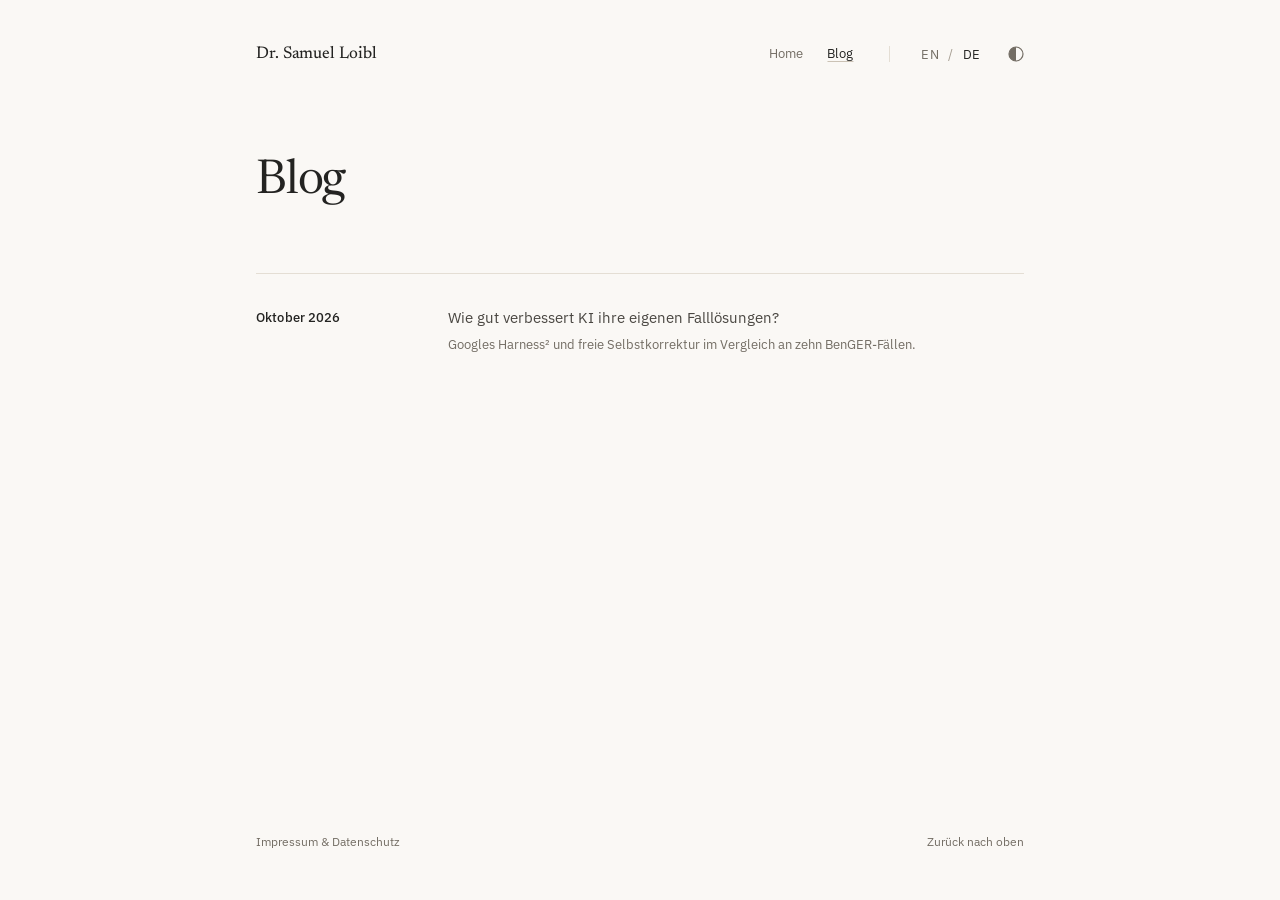
<file: de/blog/index.html>
<!doctype html>
<html lang="de"><head><meta charset="utf-8"><meta name="viewport" content="width=device-width, initial-scale=1">
<meta http-equiv="Content-Security-Policy" content="default-src &#x27;self&#x27;; script-src &#x27;self&#x27; &#x27;sha256-1EBSZMq3tw6TobYhyd/L2dE8TTDBQzNN4M6pTHFcVWs=&#x27;; style-src &#x27;self&#x27;; img-src &#x27;self&#x27;; font-src &#x27;self&#x27;; connect-src &#x27;self&#x27;; object-src &#x27;none&#x27;; base-uri &#x27;none&#x27;; form-action &#x27;none&#x27;; frame-src &#x27;none&#x27;"><meta name="referrer" content="no-referrer">
<title>Blog | Samuel Loibl</title><meta name="description" content="Blogbeiträge von Samuel Loibl zu KI und juristischer Falllösung."><meta name="author" content="Samuel Loibl"><meta name="theme-color" content="#faf8f5"><script>try{if(localStorage.getItem('theme')==='dark')document.documentElement.dataset.theme='dark'}catch(e){}</script><meta name="robots" content="index, follow, max-image-preview:large">
<link rel="canonical" href="https://samuelloibl.github.io/de/blog/"><link rel="alternate" hreflang="en" href="https://samuelloibl.github.io/blog/"><link rel="alternate" hreflang="de" href="https://samuelloibl.github.io/de/blog/"><link rel="alternate" hreflang="x-default" href="https://samuelloibl.github.io/blog/"><link rel="icon" href="/assets/monogram.svg" type="image/svg+xml"><link rel="preload" href="/assets/ibm-plex-sans-latin.woff2" as="font" type="font/woff2" crossorigin><link rel="preload" href="/assets/newsreader-latin.woff2" as="font" type="font/woff2" crossorigin><link rel="stylesheet" href="/styles.css?v=f3673f4a734e">
<meta property="og:type" content="website"><meta property="og:title" content="Blog | Samuel Loibl"><meta property="og:description" content="Blogbeiträge von Samuel Loibl zu KI und juristischer Falllösung."><meta property="og:url" content="https://samuelloibl.github.io/de/blog/"><meta property="og:site_name" content="Samuel Loibl"><meta property="og:locale" content="de_AT"><meta property="og:image" content="https://samuelloibl.github.io/assets/social-card.png"><meta property="og:image:width" content="1200"><meta property="og:image:height" content="630"><meta property="og:image:alt" content="Dr. Samuel Loibl"><meta name="twitter:card" content="summary_large_image">
<script type="application/ld+json">{"@context": "https://schema.org", "@graph": [{"@type": "WebSite", "@id": "https://samuelloibl.github.io/#website", "name": "Samuel Loibl", "url": "https://samuelloibl.github.io/", "inLanguage": ["en", "de"]}]}</script><script type="module" src="/assets/site.js?v=b00cd8faa18a"></script></head><body><div class="site-shell"><a class="skip-link" href="#main">Zum Inhalt</a><header class="site-header has-wordmark"><a class="wordmark" href="/">Dr.&nbsp;Samuel Loibl</a><nav aria-label="Hauptnavigation"><a href="/">Home</a><a href="/de/blog/" aria-current="page">Blog</a><span class="language-switch" role="group" aria-label="Sprache"><a href="/blog/" lang="en" hreflang="en">EN</a><span aria-hidden="true">/</span><a href="/de/blog/" lang="de" hreflang="de" aria-current="true">DE</a></span><button class="theme-toggle" type="button" aria-pressed="false" aria-label="Dunkelmodus" title="Dunkelmodus" hidden><svg viewBox="0 0 16 16" aria-hidden="true"><circle cx="8" cy="8" r="7" fill="none" stroke="currentColor" stroke-width="1.2"/><path d="M8 1a7 7 0 0 0 0 14z" fill="currentColor"/></svg></button></nav></header><main id="main"><header class="page-intro"><h1>Blog</h1></header><section class="row"><p class="row-label">Oktober 2026</p><div class="row-body"><a class="note-preview-link" href="/de/blog/harness2-benger/" hreflang="de"><h2 class="entry-title" lang="de">Wie gut verbessert KI ihre eigenen Falllösungen?</h2><p class="entry-meta"><span lang="de">Googles Harness² und freie Selbstkorrektur im Vergleich an zehn BenGER-Fällen.</span></p></a></div></section></main><footer class="site-footer"><a href="/de/rechtliches/">Impressum &amp; Datenschutz</a><a href="#main">Zurück nach oben</a></footer></div></body></html>
</file>
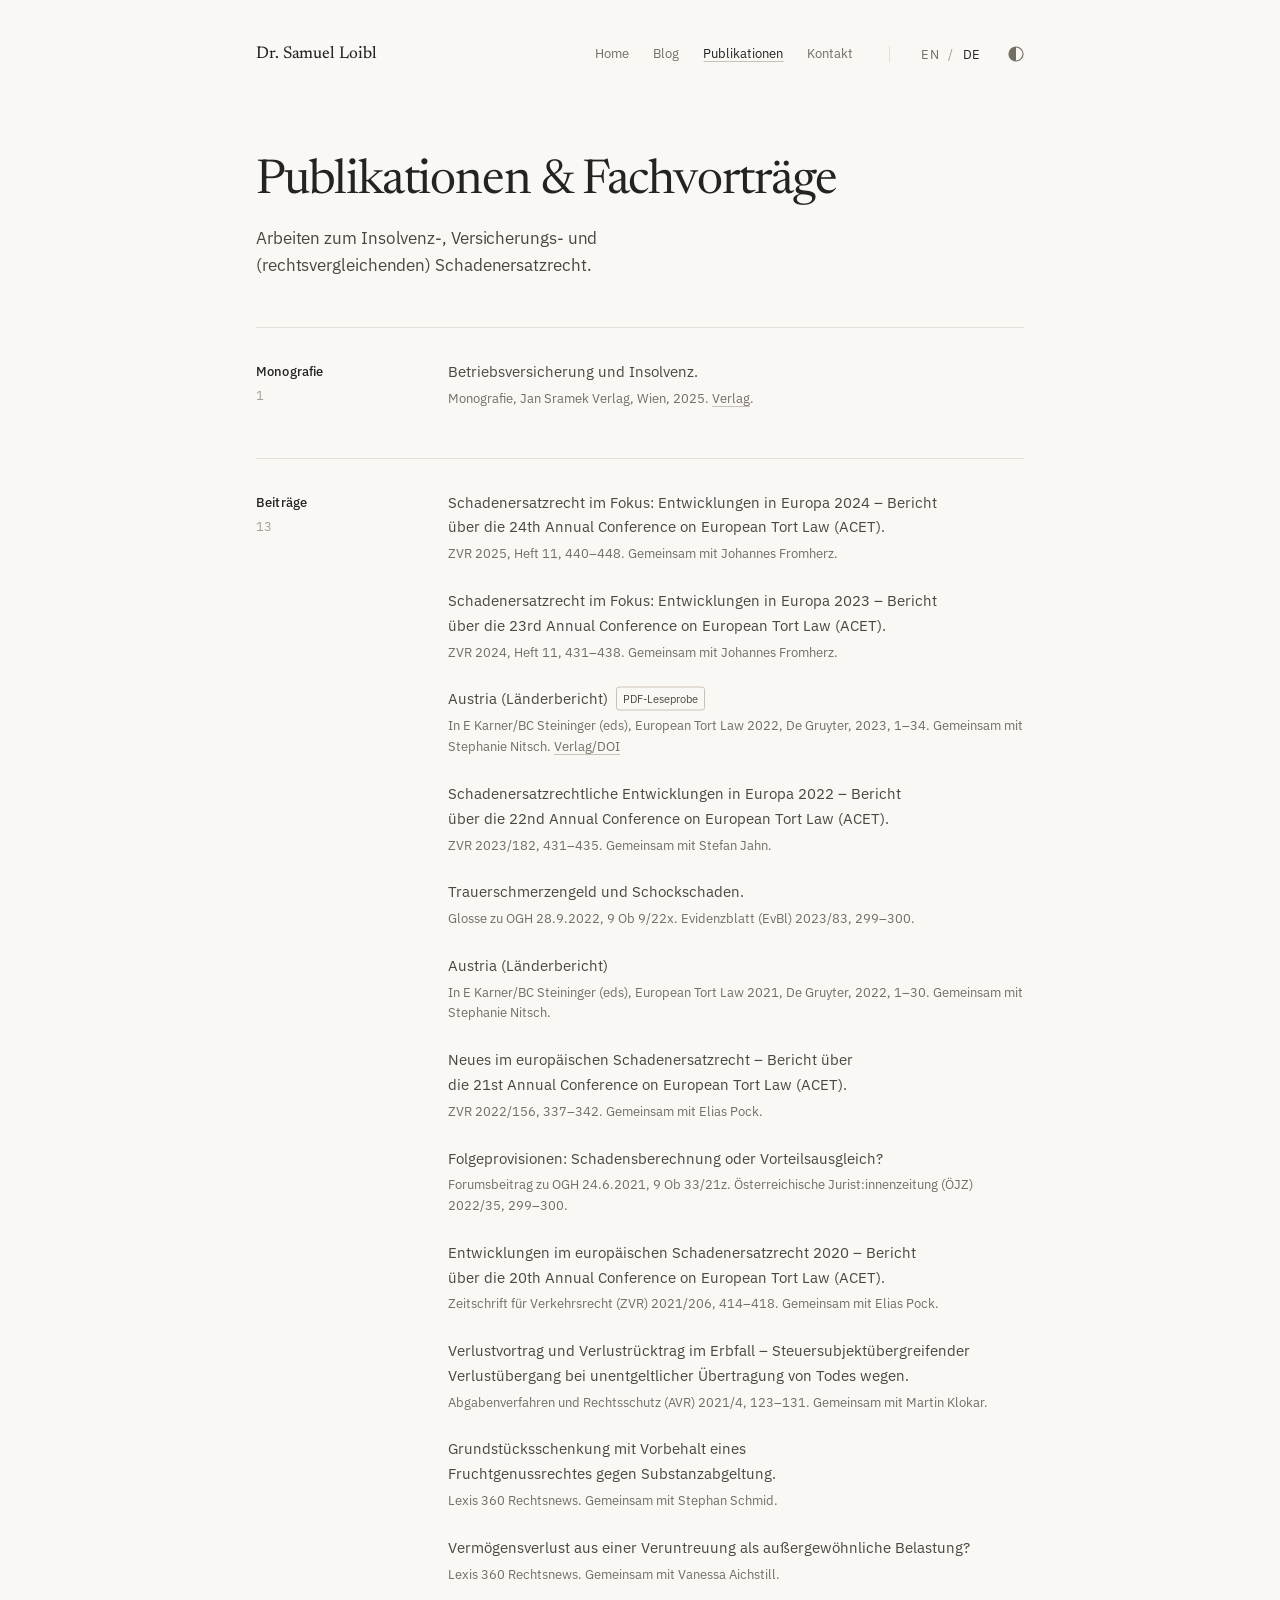
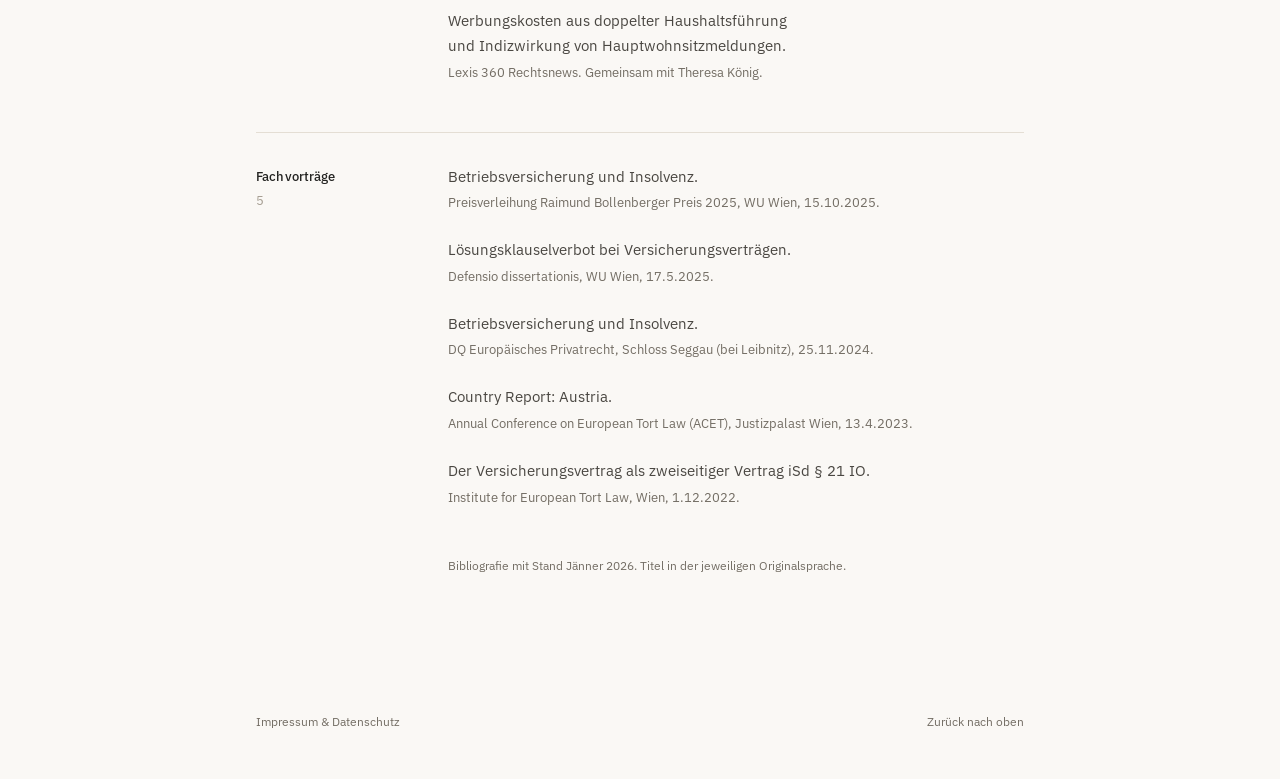
<file: de/publikationen/index.html>
<!doctype html>
<html lang="de"><head><meta charset="utf-8"><meta name="viewport" content="width=device-width, initial-scale=1">
<meta http-equiv="Content-Security-Policy" content="default-src &#x27;self&#x27;; script-src &#x27;self&#x27; &#x27;sha256-1EBSZMq3tw6TobYhyd/L2dE8TTDBQzNN4M6pTHFcVWs=&#x27;; style-src &#x27;self&#x27;; img-src &#x27;self&#x27;; font-src &#x27;self&#x27;; connect-src &#x27;self&#x27;; object-src &#x27;none&#x27;; base-uri &#x27;none&#x27;; form-action &#x27;none&#x27;; frame-src &#x27;none&#x27;"><meta name="referrer" content="no-referrer">
<title>Publikationen &amp; Fachvorträge | Samuel Loibl</title><meta name="description" content="Publikationen &amp; Fachvorträge – Samuel Loibl. 14 Publikationen und fünf Fachvorträge. Ausgangsliste: Jänner 2026."><meta name="author" content="Samuel Loibl"><meta name="theme-color" content="#faf8f5"><script>try{if(localStorage.getItem('theme')==='dark')document.documentElement.dataset.theme='dark'}catch(e){}</script><meta name="robots" content="index, follow, max-image-preview:large">
<link rel="canonical" href="https://samuelloibl.github.io/de/publikationen/"><link rel="alternate" hreflang="en" href="https://samuelloibl.github.io/publications/"><link rel="alternate" hreflang="de" href="https://samuelloibl.github.io/de/publikationen/"><link rel="alternate" hreflang="x-default" href="https://samuelloibl.github.io/publications/"><link rel="icon" href="/assets/monogram.svg" type="image/svg+xml"><link rel="preload" href="/assets/ibm-plex-sans-latin.woff2" as="font" type="font/woff2" crossorigin><link rel="preload" href="/assets/newsreader-latin.woff2" as="font" type="font/woff2" crossorigin><link rel="stylesheet" href="/styles.css?v=f3673f4a734e">
<meta property="og:type" content="website"><meta property="og:title" content="Publikationen &amp; Fachvorträge | Samuel Loibl"><meta property="og:description" content="Publikationen &amp; Fachvorträge – Samuel Loibl. 14 Publikationen und fünf Fachvorträge. Ausgangsliste: Jänner 2026."><meta property="og:url" content="https://samuelloibl.github.io/de/publikationen/"><meta property="og:site_name" content="Samuel Loibl"><meta property="og:locale" content="de_AT"><meta property="og:image" content="https://samuelloibl.github.io/assets/social-card.png"><meta property="og:image:width" content="1200"><meta property="og:image:height" content="630"><meta property="og:image:alt" content="Dr. Samuel Loibl"><meta name="twitter:card" content="summary_large_image">
<script type="application/ld+json">{"@context": "https://schema.org", "@graph": [{"@type": "WebSite", "@id": "https://samuelloibl.github.io/#website", "name": "Samuel Loibl", "url": "https://samuelloibl.github.io/", "inLanguage": ["en", "de"]}, {"@type": "CollectionPage", "name": "Publikationen & Fachvorträge – Samuel Loibl", "url": "https://samuelloibl.github.io/de/publikationen/", "inLanguage": "de", "about": {"@id": "https://samuelloibl.github.io/#person"}, "mainEntity": {"@type": "ItemList", "numberOfItems": 19, "itemListElement": [{"@type": "ListItem", "position": 1, "url": "https://samuelloibl.github.io/de/publikationen/#P14", "name": "Betriebsversicherung und Insolvenz."}, {"@type": "ListItem", "position": 2, "url": "https://samuelloibl.github.io/de/publikationen/#P11", "name": "Schadenersatzrecht im Fokus: Entwicklungen in Europa 2024 – Bericht über die 24th Annual Conference on European Tort Law (ACET)."}, {"@type": "ListItem", "position": 3, "url": "https://samuelloibl.github.io/de/publikationen/#P10", "name": "Schadenersatzrecht im Fokus: Entwicklungen in Europa 2023 – Bericht über die 23rd Annual Conference on European Tort Law (ACET)."}, {"@type": "ListItem", "position": 4, "url": "https://samuelloibl.github.io/de/publikationen/#P13", "name": "Austria (Länderbericht)"}, {"@type": "ListItem", "position": 5, "url": "https://samuelloibl.github.io/de/publikationen/#P09", "name": "Schadenersatzrechtliche Entwicklungen in Europa 2022 – Bericht über die 22nd Annual Conference on European Tort Law (ACET)."}, {"@type": "ListItem", "position": 6, "url": "https://samuelloibl.github.io/de/publikationen/#P06", "name": "Trauerschmerzengeld und Schockschaden."}, {"@type": "ListItem", "position": 7, "url": "https://samuelloibl.github.io/de/publikationen/#P12", "name": "Austria (Länderbericht)"}, {"@type": "ListItem", "position": 8, "url": "https://samuelloibl.github.io/de/publikationen/#P08", "name": "Neues im europäischen Schadenersatzrecht – Bericht über die 21st Annual Conference on European Tort Law (ACET)."}, {"@type": "ListItem", "position": 9, "url": "https://samuelloibl.github.io/de/publikationen/#P05", "name": "Folgeprovisionen: Schadensberechnung oder Vorteilsausgleich?"}, {"@type": "ListItem", "position": 10, "url": "https://samuelloibl.github.io/de/publikationen/#P07", "name": "Entwicklungen im europäischen Schadenersatzrecht 2020 – Bericht über die 20th Annual Conference on European Tort Law (ACET)."}, {"@type": "ListItem", "position": 11, "url": "https://samuelloibl.github.io/de/publikationen/#P04", "name": "Verlustvortrag und Verlustrücktrag im Erbfall – Steuersubjektübergreifender Verlustübergang bei unentgeltlicher Übertragung von Todes wegen."}, {"@type": "ListItem", "position": 12, "url": "https://samuelloibl.github.io/de/publikationen/#P03", "name": "Grundstücksschenkung mit Vorbehalt eines Fruchtgenussrechtes gegen Substanzabgeltung."}, {"@type": "ListItem", "position": 13, "url": "https://samuelloibl.github.io/de/publikationen/#P02", "name": "Vermögensverlust aus einer Veruntreuung als außergewöhnliche Belastung?"}, {"@type": "ListItem", "position": 14, "url": "https://samuelloibl.github.io/de/publikationen/#P01", "name": "Werbungskosten aus doppelter Haushaltsführung und Indizwirkung von Hauptwohnsitzmeldungen."}, {"@type": "ListItem", "position": 15, "url": "https://samuelloibl.github.io/de/publikationen/#V05", "name": "Betriebsversicherung und Insolvenz."}, {"@type": "ListItem", "position": 16, "url": "https://samuelloibl.github.io/de/publikationen/#V04", "name": "Lösungsklauselverbot bei Versicherungsverträgen."}, {"@type": "ListItem", "position": 17, "url": "https://samuelloibl.github.io/de/publikationen/#V03", "name": "Betriebsversicherung und Insolvenz."}, {"@type": "ListItem", "position": 18, "url": "https://samuelloibl.github.io/de/publikationen/#V02", "name": "Country Report: Austria."}, {"@type": "ListItem", "position": 19, "url": "https://samuelloibl.github.io/de/publikationen/#V01", "name": "Der Versicherungsvertrag als zweiseitiger Vertrag iSd § 21 IO."}]}}]}</script><script type="module" src="/assets/site.js?v=b00cd8faa18a"></script></head><body><div class="site-shell"><a class="skip-link" href="#main">Zum Inhalt</a><header class="site-header has-wordmark"><a class="wordmark" href="/de/">Dr.&nbsp;Samuel Loibl</a><nav aria-label="Hauptnavigation"><a href="/de/">Home</a><a href="/blog/">Blog</a><a href="/de/publikationen/" aria-current="page">Publikationen</a><a href="/de/#kontakt">Kontakt</a><span class="language-switch" role="group" aria-label="Sprache"><a href="/publications/" lang="en" hreflang="en">EN</a><span aria-hidden="true">/</span><a href="/de/publikationen/" lang="de" hreflang="de" aria-current="true">DE</a></span><button class="theme-toggle" type="button" aria-pressed="false" aria-label="Dunkelmodus" title="Dunkelmodus" hidden><svg viewBox="0 0 16 16" aria-hidden="true"><circle cx="8" cy="8" r="7" fill="none" stroke="currentColor" stroke-width="1.2"/><path d="M8 1a7 7 0 0 0 0 14z" fill="currentColor"/></svg></button></nav></header><main id="main"><div class="bibliography"><header class="page-intro"><h1>Publikationen & Fachvorträge</h1><p class="lead">Arbeiten zum Insolvenz-, Versicherungs- und (rechtsvergleichenden) Schadenersatzrecht.</p></header><section class="row publication-group" aria-labelledby="group-monografie"><h2 class="row-label" id="group-monografie">Monografie<span class="row-count">1</span></h2><div class="row-body"><ul class="publication-list"><li class="entry publication-item" id="P14" data-record="P14" data-year="2025" data-type="publication"><h3 class="entry-title" lang="de">Betriebsversicherung und Insolvenz.</h3><p class="entry-meta">Monografie, Jan Sramek Verlag, Wien, 2025. <a href="https://www.jan-sramek-verlag.at/buch/978-3-7097-0396-0/">Verlag</a>.</p></li></ul></div></section><section class="row publication-group" aria-labelledby="group-beiträge"><h2 class="row-label" id="group-beiträge">Beiträge<span class="row-count">13</span></h2><div class="row-body"><ul class="publication-list"><li class="entry publication-item" id="P11" data-record="P11" data-year="2025" data-type="publication"><h3 class="entry-title" lang="de">Schadenersatzrecht im Fokus: Entwicklungen in Europa 2024 – Bericht über die 24th Annual Conference on European Tort Law (ACET).</h3><p class="entry-meta">ZVR 2025, Heft 11, 440–448. Gemeinsam mit Johannes Fromherz.</p></li><li class="entry publication-item" id="P10" data-record="P10" data-year="2024" data-type="publication"><h3 class="entry-title" lang="de">Schadenersatzrecht im Fokus: Entwicklungen in Europa 2023 – Bericht über die 23rd Annual Conference on European Tort Law (ACET).</h3><p class="entry-meta">ZVR 2024, Heft 11, 431–438. Gemeinsam mit Johannes Fromherz.</p></li><li class="entry publication-item" id="P13" data-record="P13" data-year="2023" data-type="publication"><h3 class="entry-title" lang="de">Austria (Länderbericht)<span class="publication-files" lang="de"><a href="https://api.pageplace.de/preview/DT0400.9783111241241_A48815102/preview-9783111241241_A48815102.pdf#page=13" class="publication-file" aria-label="PDF-Leseprobe: Austria (Länderbericht)">PDF-Leseprobe</a></span></h3><p class="entry-meta">In E Karner/BC Steininger (eds), European Tort Law 2022, De Gruyter, 2023, 1–34. Gemeinsam mit Stephanie Nitsch. <a href="https://doi.org/10.1515/9783111241241-002">Verlag/DOI</a></p></li><li class="entry publication-item" id="P09" data-record="P09" data-year="2023" data-type="publication"><h3 class="entry-title" lang="de">Schadenersatzrechtliche Entwicklungen in Europa 2022 – Bericht über die 22nd Annual Conference on European Tort Law (ACET).</h3><p class="entry-meta">ZVR 2023/182, 431–435. Gemeinsam mit Stefan Jahn.</p></li><li class="entry publication-item" id="P06" data-record="P06" data-year="2023" data-type="publication"><h3 class="entry-title" lang="de">Trauerschmerzengeld und Schockschaden.</h3><p class="entry-meta">Glosse zu OGH 28.9.2022, 9 Ob 9/22x. Evidenzblatt (EvBl) 2023/83, 299–300.</p></li><li class="entry publication-item" id="P12" data-record="P12" data-year="2022" data-type="publication"><h3 class="entry-title" lang="de">Austria (Länderbericht)</h3><p class="entry-meta">In E Karner/BC Steininger (eds), European Tort Law 2021, De Gruyter, 2022, 1–30. Gemeinsam mit Stephanie Nitsch.</p></li><li class="entry publication-item" id="P08" data-record="P08" data-year="2022" data-type="publication"><h3 class="entry-title" lang="de">Neues im europäischen Schadenersatzrecht – Bericht über die 21st Annual Conference on European Tort Law (ACET).</h3><p class="entry-meta">ZVR 2022/156, 337–342. Gemeinsam mit Elias Pock.</p></li><li class="entry publication-item" id="P05" data-record="P05" data-year="2022" data-type="publication"><h3 class="entry-title" lang="de">Folgeprovisionen: Schadensberechnung oder Vorteilsausgleich?</h3><p class="entry-meta">Forumsbeitrag zu OGH 24.6.2021, 9 Ob 33/21z. Österreichische Jurist:innenzeitung (ÖJZ) 2022/35, 299–300.</p></li><li class="entry publication-item" id="P07" data-record="P07" data-year="2021" data-type="publication"><h3 class="entry-title" lang="de">Entwicklungen im europäischen Schadenersatzrecht 2020 – Bericht über die 20th Annual Conference on European Tort Law (ACET).</h3><p class="entry-meta">Zeitschrift für Verkehrsrecht (ZVR) 2021/206, 414–418. Gemeinsam mit Elias Pock.</p></li><li class="entry publication-item" id="P04" data-record="P04" data-year="2021" data-type="publication"><h3 class="entry-title" lang="de">Verlustvortrag und Verlustrücktrag im Erbfall – Steuersubjektübergreifender Verlustübergang bei unentgeltlicher Übertragung von Todes wegen.</h3><p class="entry-meta">Abgabenverfahren und Rechtsschutz (AVR) 2021/4, 123–131. Gemeinsam mit Martin Klokar.</p></li><li class="entry publication-item" id="P03" data-record="P03" data-year="" data-type="publication"><h3 class="entry-title" lang="de">Grundstücksschenkung mit Vorbehalt eines Fruchtgenussrechtes gegen Substanzabgeltung.</h3><p class="entry-meta">Lexis 360 Rechtsnews. Gemeinsam mit Stephan Schmid.</p></li><li class="entry publication-item" id="P02" data-record="P02" data-year="" data-type="publication"><h3 class="entry-title" lang="de">Vermögensverlust aus einer Veruntreuung als außergewöhnliche Belastung?</h3><p class="entry-meta">Lexis 360 Rechtsnews. Gemeinsam mit Vanessa Aichstill.</p></li><li class="entry publication-item" id="P01" data-record="P01" data-year="" data-type="publication"><h3 class="entry-title" lang="de">Werbungskosten aus doppelter Haushaltsführung und Indizwirkung von Hauptwohnsitzmeldungen.</h3><p class="entry-meta">Lexis 360 Rechtsnews. Gemeinsam mit Theresa König.</p></li></ul></div></section><section class="row publication-group" aria-labelledby="group-fachvorträge"><h2 class="row-label" id="group-fachvorträge">Fachvorträge<span class="row-count">5</span></h2><div class="row-body"><ul class="publication-list"><li class="entry publication-item" id="V05" data-record="V05" data-year="2025" data-type="talk"><h3 class="entry-title" lang="de">Betriebsversicherung und Insolvenz.</h3><p class="entry-meta">Preisverleihung Raimund Bollenberger Preis 2025, WU Wien, 15.10.2025.</p></li><li class="entry publication-item" id="V04" data-record="V04" data-year="2025" data-type="talk"><h3 class="entry-title" lang="de">Lösungsklauselverbot bei Versicherungsverträgen.</h3><p class="entry-meta">Defensio dissertationis, WU Wien, 17.5.2025.</p></li><li class="entry publication-item" id="V03" data-record="V03" data-year="2024" data-type="talk"><h3 class="entry-title" lang="de">Betriebsversicherung und Insolvenz.</h3><p class="entry-meta">DQ Europäisches Privatrecht, Schloss Seggau (bei Leibnitz), 25.11.2024.</p></li><li class="entry publication-item" id="V02" data-record="V02" data-year="2023" data-type="talk"><h3 class="entry-title" lang="en">Country Report: Austria.</h3><p class="entry-meta">Annual Conference on European Tort Law (ACET), Justizpalast Wien, 13.4.2023.</p></li><li class="entry publication-item" id="V01" data-record="V01" data-year="2022" data-type="talk"><h3 class="entry-title" lang="de">Der Versicherungsvertrag als zweiseitiger Vertrag iSd §&nbsp;21 IO.</h3><p class="entry-meta">Institute for European Tort Law, Wien, 1.12.2022.</p></li></ul></div></section><section class="row row-end"><div class="row-body"><p class="source-note">Bibliografie mit Stand Jänner 2026. Titel in der jeweiligen Originalsprache.</p></div></section></div></main><footer class="site-footer"><a href="/de/rechtliches/">Impressum &amp; Datenschutz</a><a href="#main">Zurück nach oben</a></footer></div></body></html>
</file>
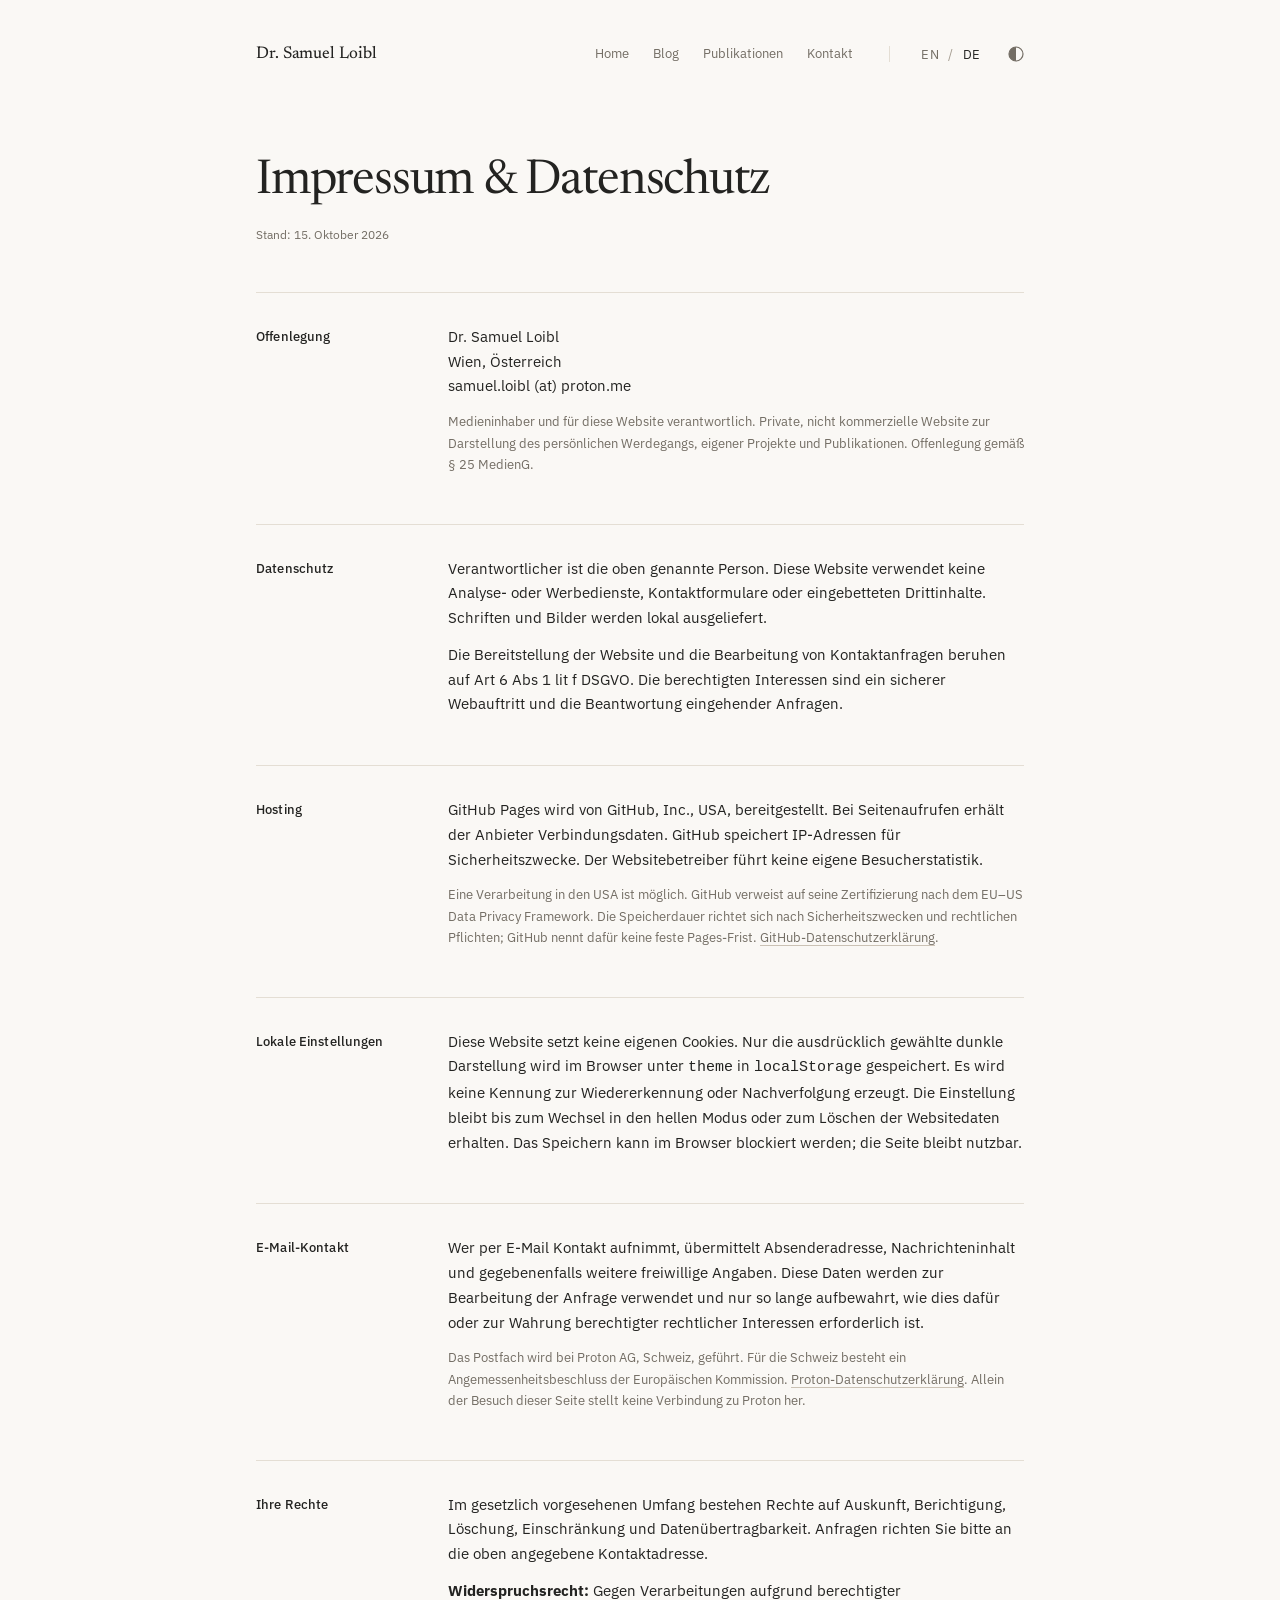
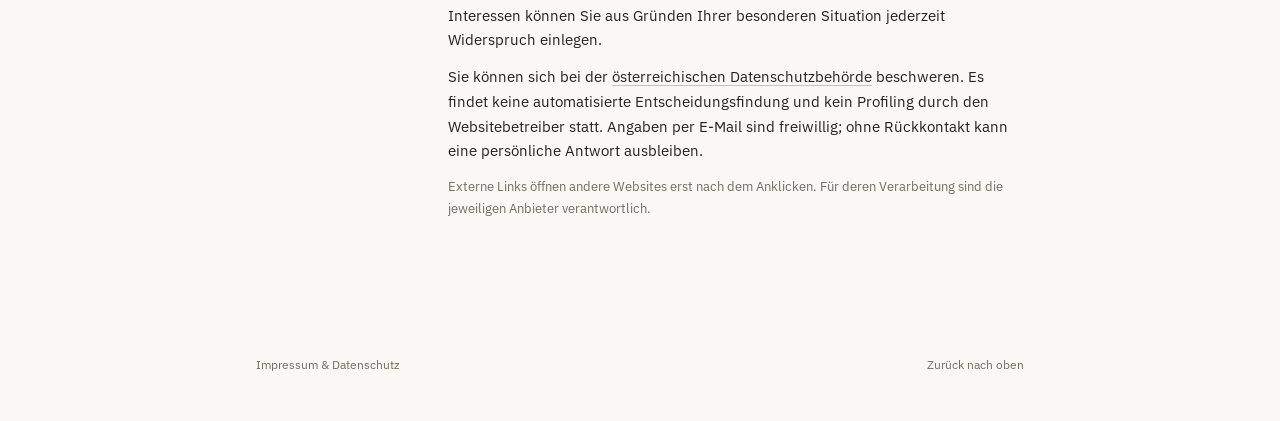
<file: de/rechtliches/index.html>
<!doctype html>
<html lang="de"><head><meta charset="utf-8"><meta name="viewport" content="width=device-width, initial-scale=1">
<meta http-equiv="Content-Security-Policy" content="default-src &#x27;self&#x27;; script-src &#x27;self&#x27; &#x27;sha256-1EBSZMq3tw6TobYhyd/L2dE8TTDBQzNN4M6pTHFcVWs=&#x27;; style-src &#x27;self&#x27;; img-src &#x27;self&#x27;; font-src &#x27;self&#x27;; connect-src &#x27;self&#x27;; object-src &#x27;none&#x27;; base-uri &#x27;none&#x27;; form-action &#x27;none&#x27;; frame-src &#x27;none&#x27;"><meta name="referrer" content="no-referrer">
<title>Impressum &amp; Datenschutz | Samuel Loibl</title><meta name="description" content="Impressum &amp; Datenschutz"><meta name="author" content="Samuel Loibl"><meta name="theme-color" content="#faf8f5"><script>try{if(localStorage.getItem('theme')==='dark')document.documentElement.dataset.theme='dark'}catch(e){}</script><meta name="robots" content="noindex, follow">
<link rel="canonical" href="https://samuelloibl.github.io/de/rechtliches/"><link rel="alternate" hreflang="en" href="https://samuelloibl.github.io/legal/"><link rel="alternate" hreflang="de" href="https://samuelloibl.github.io/de/rechtliches/"><link rel="alternate" hreflang="x-default" href="https://samuelloibl.github.io/legal/"><link rel="icon" href="/assets/monogram.svg" type="image/svg+xml"><link rel="preload" href="/assets/ibm-plex-sans-latin.woff2" as="font" type="font/woff2" crossorigin><link rel="preload" href="/assets/newsreader-latin.woff2" as="font" type="font/woff2" crossorigin><link rel="stylesheet" href="/styles.css?v=f3673f4a734e">
<meta property="og:type" content="website"><meta property="og:title" content="Impressum &amp; Datenschutz | Samuel Loibl"><meta property="og:description" content="Impressum &amp; Datenschutz"><meta property="og:url" content="https://samuelloibl.github.io/de/rechtliches/"><meta property="og:site_name" content="Samuel Loibl"><meta property="og:locale" content="de_AT"><meta property="og:image" content="https://samuelloibl.github.io/assets/social-card.png"><meta property="og:image:width" content="1200"><meta property="og:image:height" content="630"><meta property="og:image:alt" content="Dr. Samuel Loibl"><meta name="twitter:card" content="summary_large_image">
<script type="application/ld+json">{"@context": "https://schema.org", "@graph": [{"@type": "WebSite", "@id": "https://samuelloibl.github.io/#website", "name": "Samuel Loibl", "url": "https://samuelloibl.github.io/", "inLanguage": ["en", "de"]}]}</script><script type="module" src="/assets/site.js?v=b00cd8faa18a"></script></head><body><div class="site-shell"><a class="skip-link" href="#main">Zum Inhalt</a><header class="site-header has-wordmark"><a class="wordmark" href="/de/">Dr.&nbsp;Samuel Loibl</a><nav aria-label="Hauptnavigation"><a href="/de/">Home</a><a href="/blog/">Blog</a><a href="/de/publikationen/">Publikationen</a><a href="/de/#kontakt">Kontakt</a><span class="language-switch" role="group" aria-label="Sprache"><a href="/legal/" lang="en" hreflang="en">EN</a><span aria-hidden="true">/</span><a href="/de/rechtliches/" lang="de" hreflang="de" aria-current="true">DE</a></span><button class="theme-toggle" type="button" aria-pressed="false" aria-label="Dunkelmodus" title="Dunkelmodus" hidden><svg viewBox="0 0 16 16" aria-hidden="true"><circle cx="8" cy="8" r="7" fill="none" stroke="currentColor" stroke-width="1.2"/><path d="M8 1a7 7 0 0 0 0 14z" fill="currentColor"/></svg></button></nav></header><main id="main"><header class="page-intro"><h1>Impressum &amp; Datenschutz</h1><p class="source-note">Stand: 15. Oktober 2026</p></header>
<section class="row" aria-labelledby="disclosure-title"><h2 class="row-label" id="disclosure-title">Offenlegung</h2><div class="row-body"><p><span class="keep-together">Dr. Samuel Loibl</span><br>Wien, Österreich<br><span class="email-text">samuel.loibl (at) proton.me</span></p><p class="row-note">Medieninhaber und für diese Website verantwortlich. Private, nicht kommerzielle Website zur Darstellung des persönlichen Werdegangs, eigener Projekte und Publikationen. Offenlegung gemäß §&nbsp;25 MedienG.</p></div></section>
<section class="row" aria-labelledby="privacy-title"><h2 class="row-label" id="privacy-title">Datenschutz</h2><div class="row-body"><p>Verantwortlicher ist die oben genannte Person. Diese Website verwendet keine Analyse- oder Werbedienste, Kontaktformulare oder eingebetteten Drittinhalte. Schriften und Bilder werden lokal ausgeliefert.</p><p>Die Bereitstellung der Website und die Bearbeitung von Kontaktanfragen beruhen auf Art&nbsp;6 Abs&nbsp;1 lit&nbsp;f DSGVO. Die berechtigten Interessen sind ein sicherer Webauftritt und die Beantwortung eingehender Anfragen.</p></div></section>
<section class="row" aria-labelledby="hosting-title"><h2 class="row-label" id="hosting-title">Hosting</h2><div class="row-body"><p>GitHub Pages wird von GitHub, Inc., USA, bereitgestellt. Bei Seitenaufrufen erhält der Anbieter Verbindungsdaten. GitHub speichert IP-Adressen für Sicherheitszwecke. Der Websitebetreiber führt keine eigene Besucherstatistik.</p><p class="row-note">Eine Verarbeitung in den USA ist möglich. GitHub verweist auf seine Zertifizierung nach dem EU–US Data Privacy Framework. Die Speicherdauer richtet sich nach Sicherheitszwecken und rechtlichen Pflichten; GitHub nennt dafür keine feste Pages-Frist. <a href="https://docs.github.com/en/site-policy/privacy-policies/github-general-privacy-statement">GitHub-Datenschutzerklärung</a>.</p></div></section>
<section class="row" aria-labelledby="storage-title"><h2 class="row-label" id="storage-title">Lokale Einstellungen</h2><div class="row-body"><p>Diese Website setzt keine eigenen Cookies. Nur die ausdrücklich gewählte dunkle Darstellung wird im Browser unter <code>theme</code> in <code>localStorage</code> gespeichert. Es wird keine Kennung zur Wiedererkennung oder Nachverfolgung erzeugt. Die Einstellung bleibt bis zum Wechsel in den hellen Modus oder zum Löschen der Websitedaten erhalten. Das Speichern kann im Browser blockiert werden; die Seite bleibt nutzbar.</p></div></section>
<section class="row" aria-labelledby="email-title"><h2 class="row-label" id="email-title">E-Mail-Kontakt</h2><div class="row-body"><p>Wer per E-Mail Kontakt aufnimmt, übermittelt Absenderadresse, Nachrichteninhalt und gegebenenfalls weitere freiwillige Angaben. Diese Daten werden zur Bearbeitung der Anfrage verwendet und nur so lange aufbewahrt, wie dies dafür oder zur Wahrung berechtigter rechtlicher Interessen erforderlich ist.</p><p class="row-note">Das Postfach wird bei Proton AG, Schweiz, geführt. Für die Schweiz besteht ein Angemessenheitsbeschluss der Europäischen Kommission. <a href="https://proton.me/de/legal/privacy">Proton-Datenschutzerklärung</a>. Allein der Besuch dieser Seite stellt keine Verbindung zu Proton her.</p></div></section>
<section class="row" aria-labelledby="rights-title"><h2 class="row-label" id="rights-title">Ihre Rechte</h2><div class="row-body"><p>Im gesetzlich vorgesehenen Umfang bestehen Rechte auf Auskunft, Berichtigung, Löschung, Einschränkung und Datenübertragbarkeit. Anfragen richten Sie bitte an die oben angegebene Kontaktadresse.</p><p><strong>Widerspruchsrecht:</strong> Gegen Verarbeitungen aufgrund berechtigter Interessen können Sie aus Gründen Ihrer besonderen Situation jederzeit Widerspruch einlegen.</p><p>Sie können sich bei der <a href="https://dsb.gv.at/">österreichischen Datenschutzbehörde</a> beschweren. Es findet keine automatisierte Entscheidungsfindung und kein Profiling durch den Websitebetreiber statt. Angaben per E-Mail sind freiwillig; ohne Rückkontakt kann eine persönliche Antwort ausbleiben.</p><p class="row-note">Externe Links öffnen andere Websites erst nach dem Anklicken. Für deren Verarbeitung sind die jeweiligen Anbieter verantwortlich.</p></div></section>
</main><footer class="site-footer"><a href="/de/rechtliches/">Impressum &amp; Datenschutz</a><a href="#main">Zurück nach oben</a></footer></div></body></html>
</file>
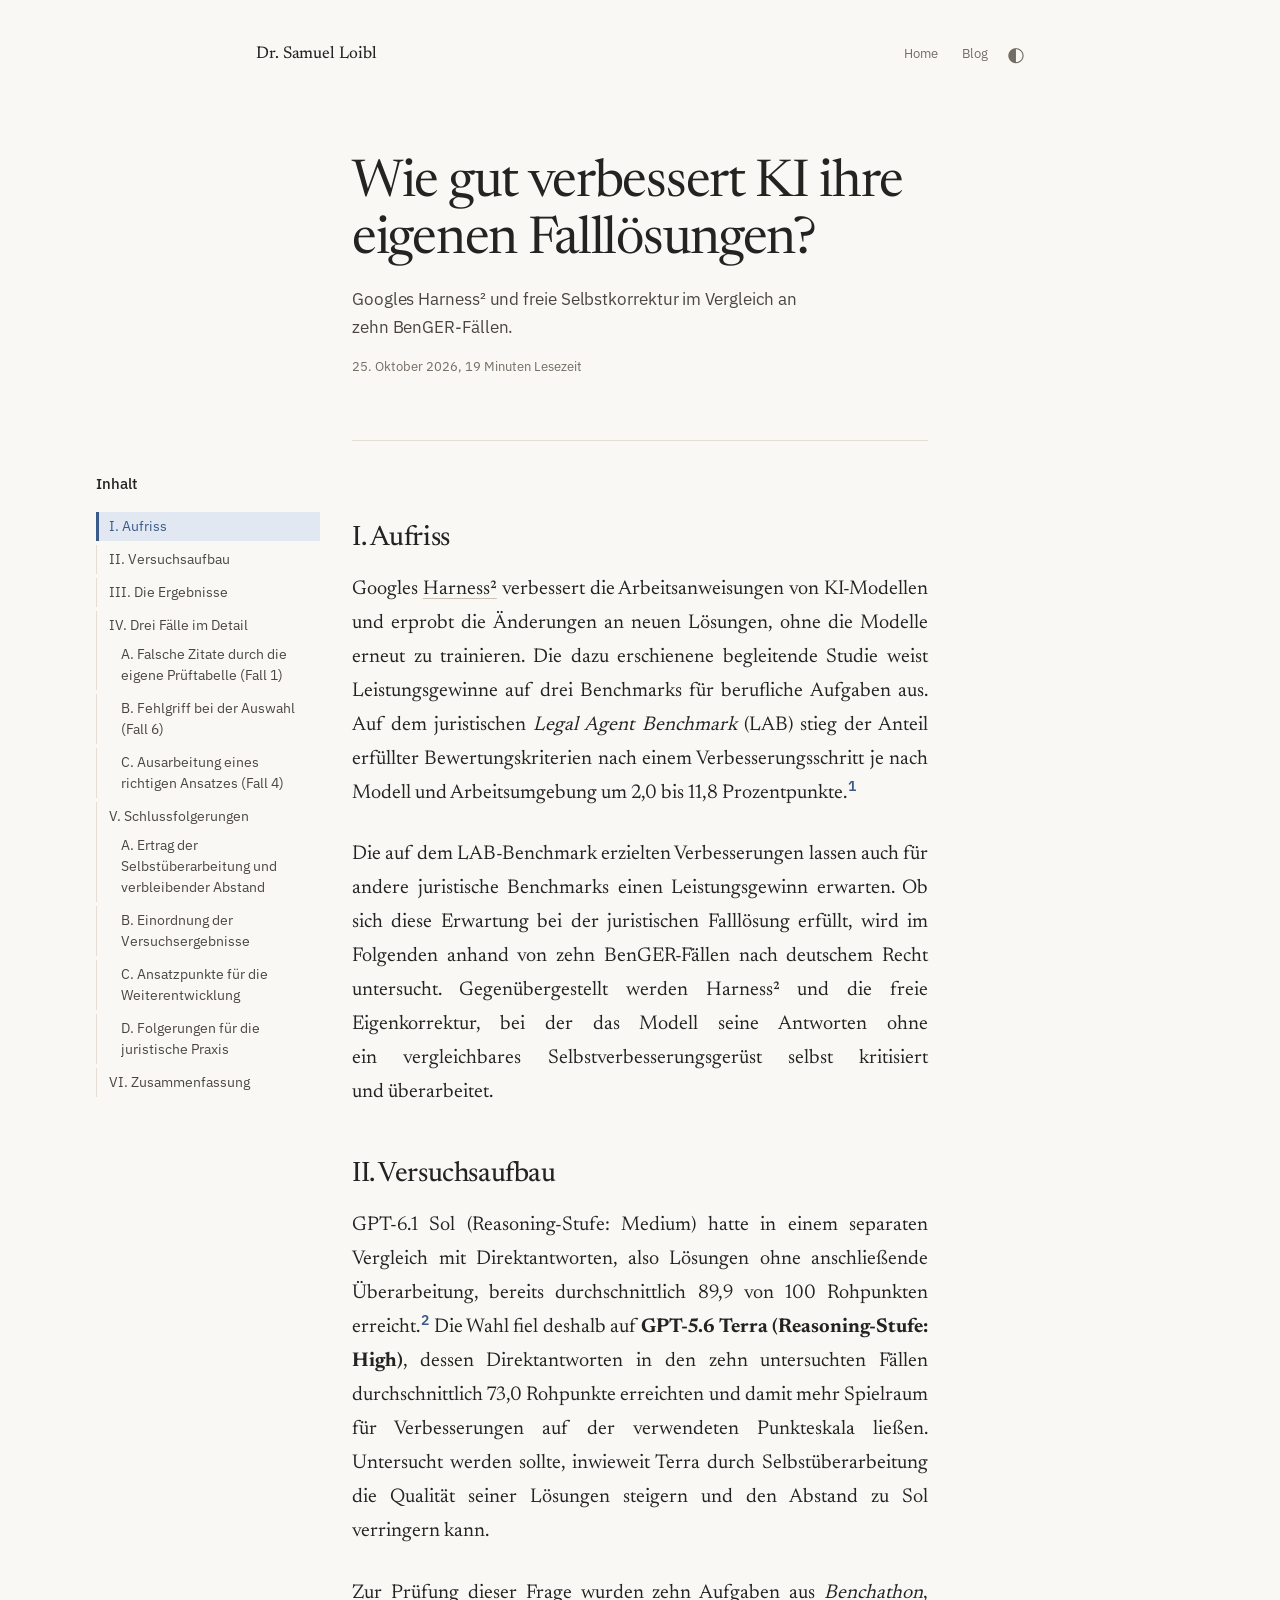
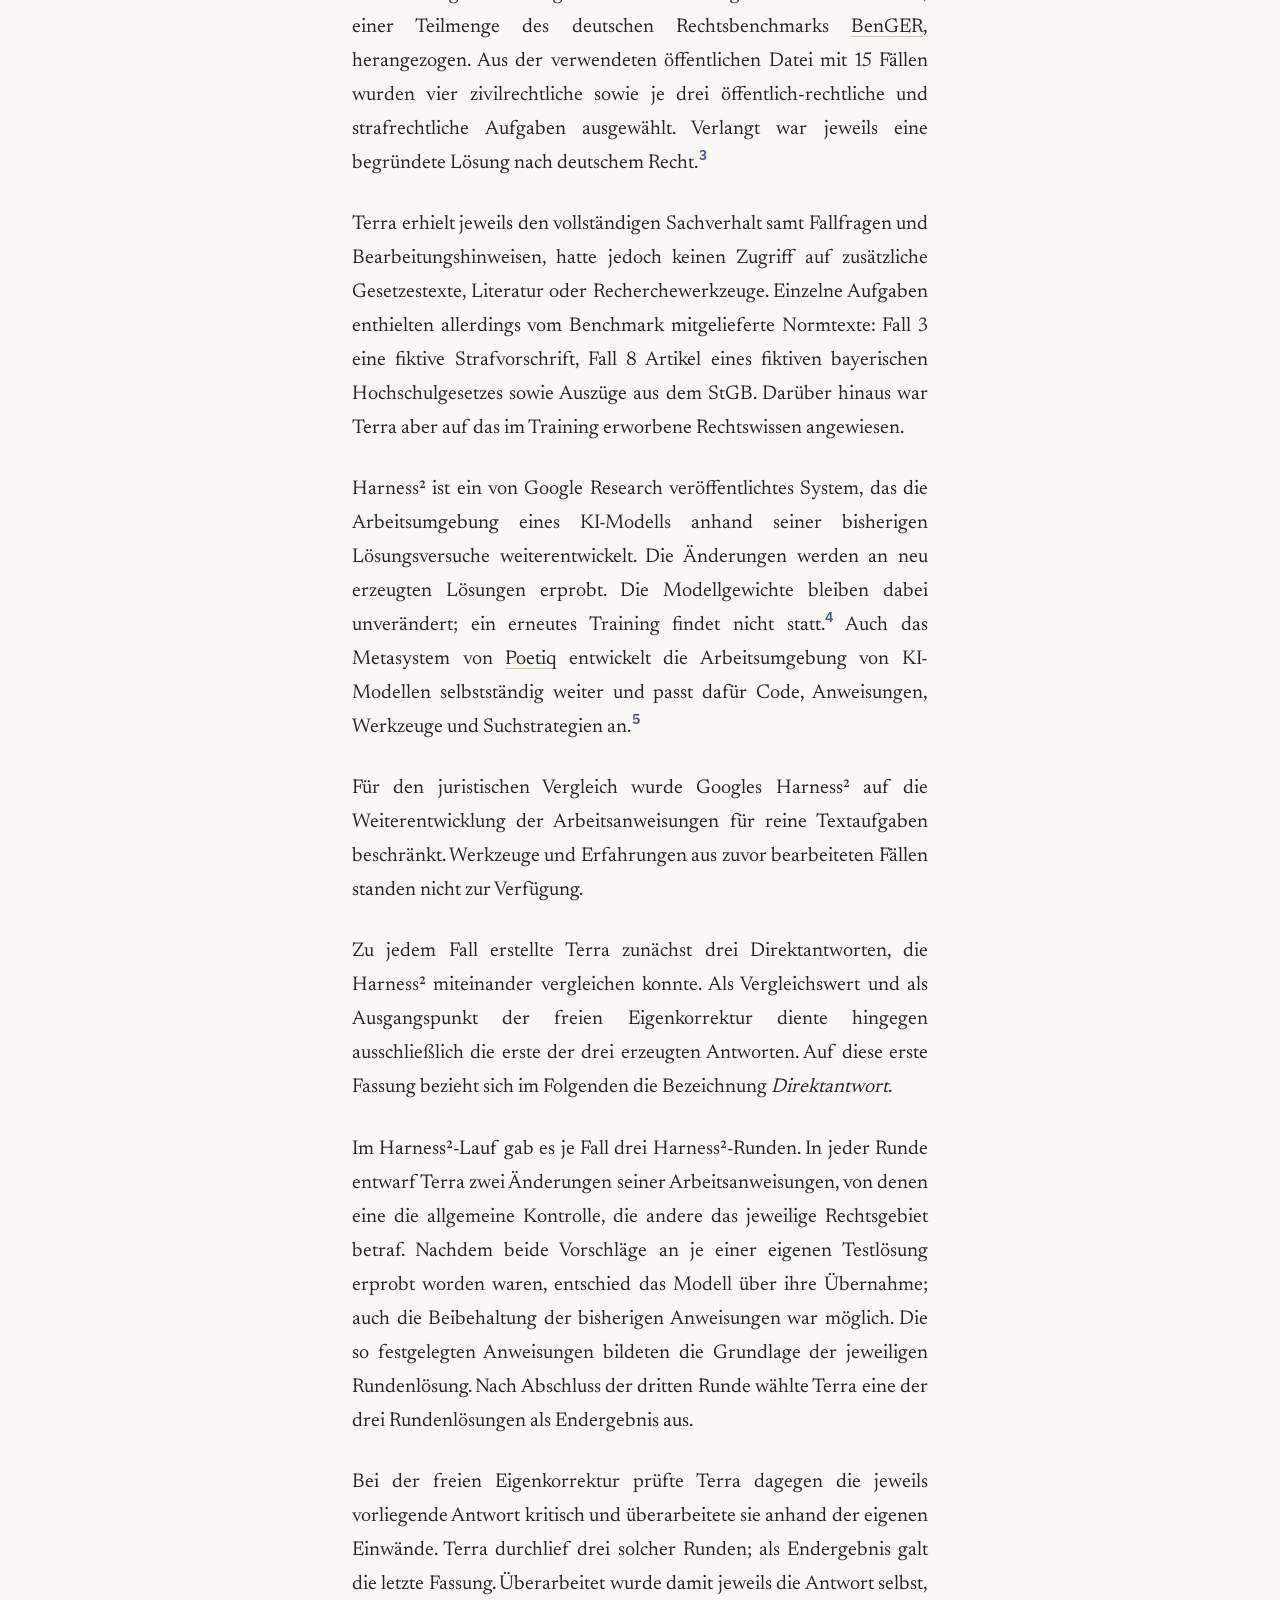
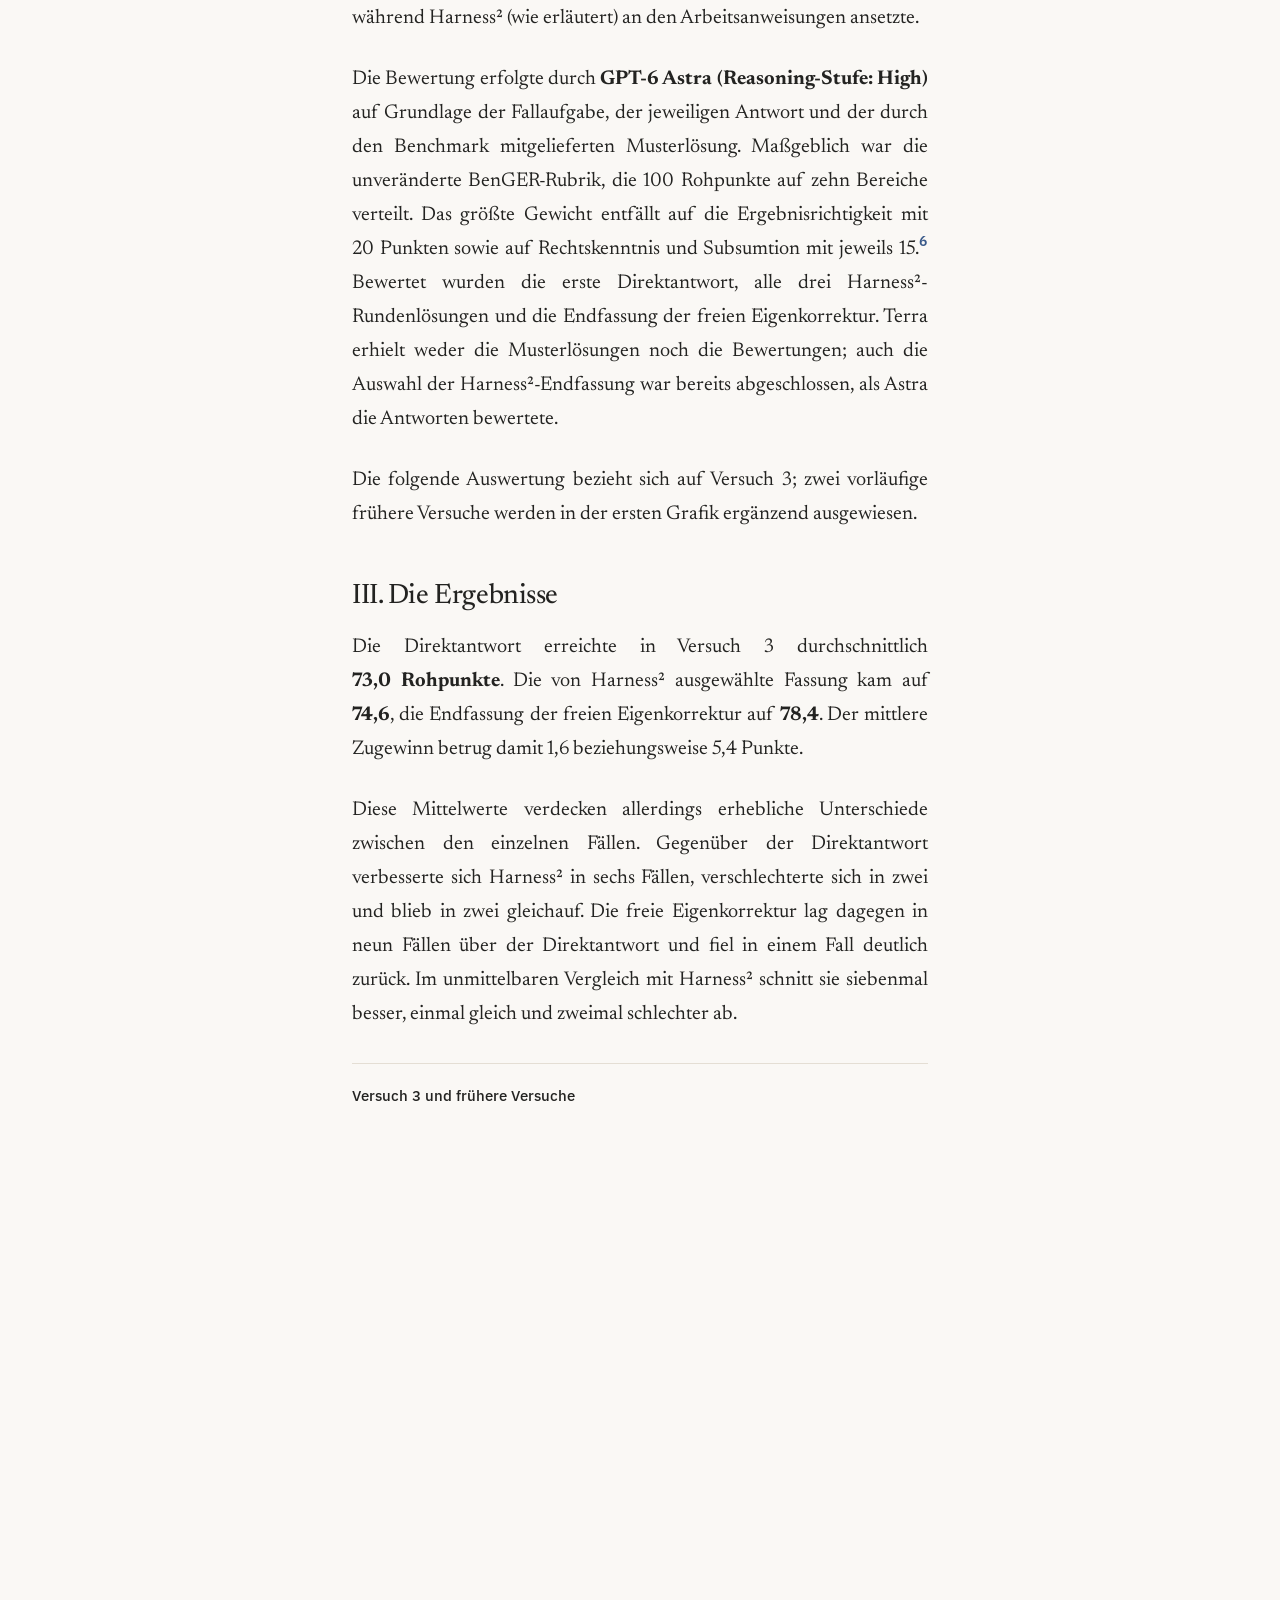
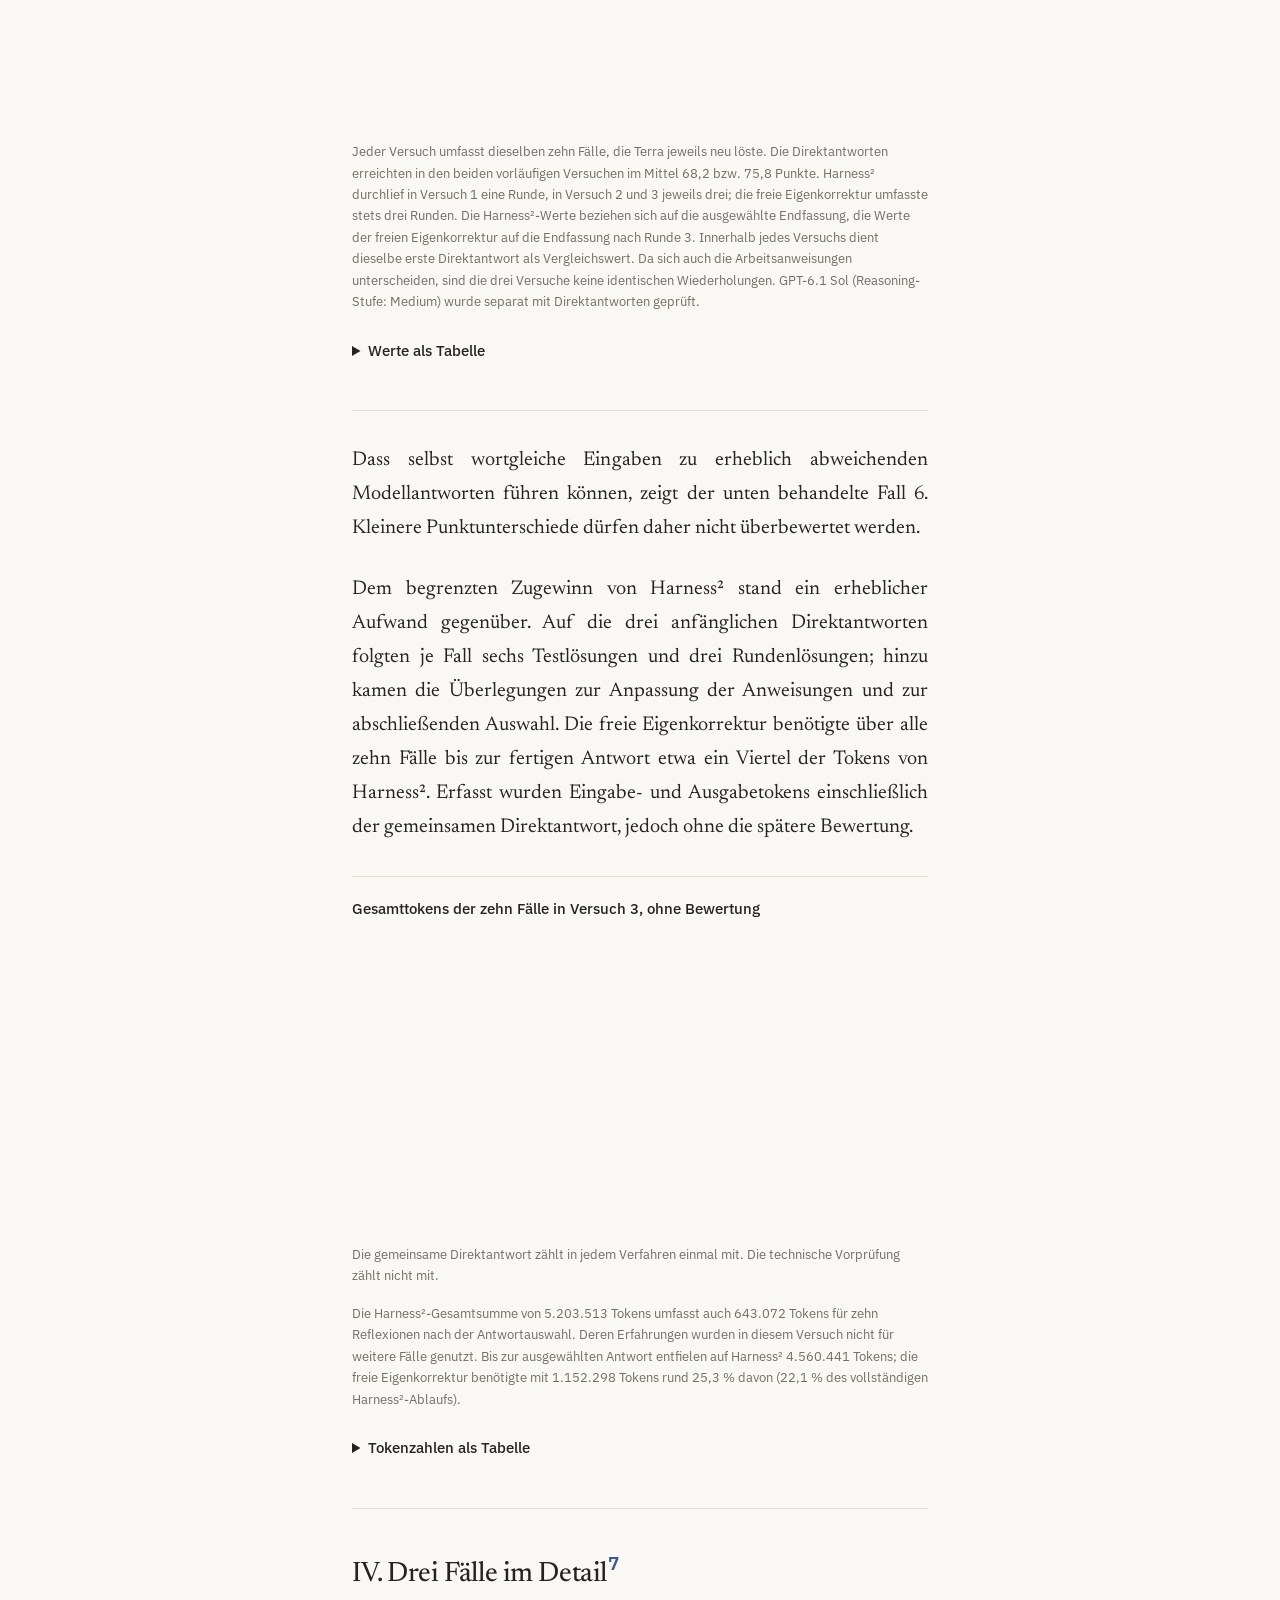
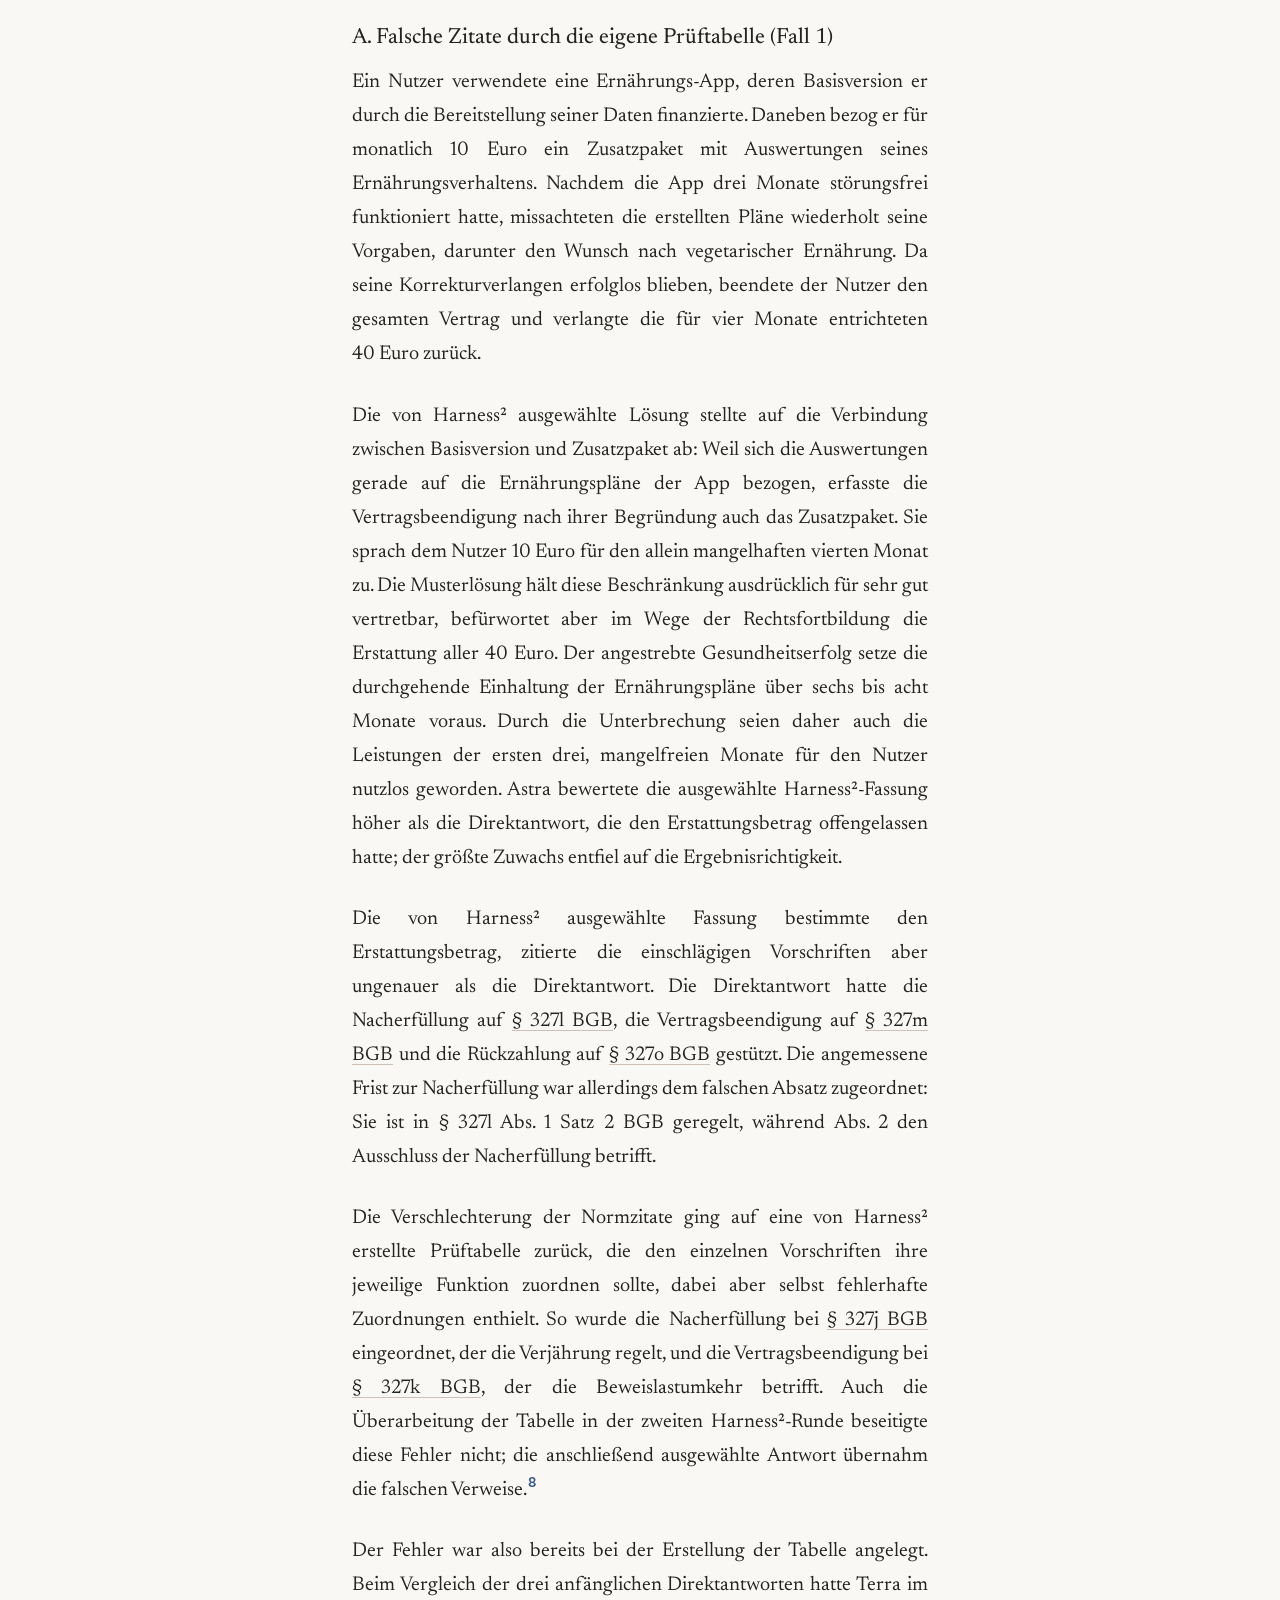
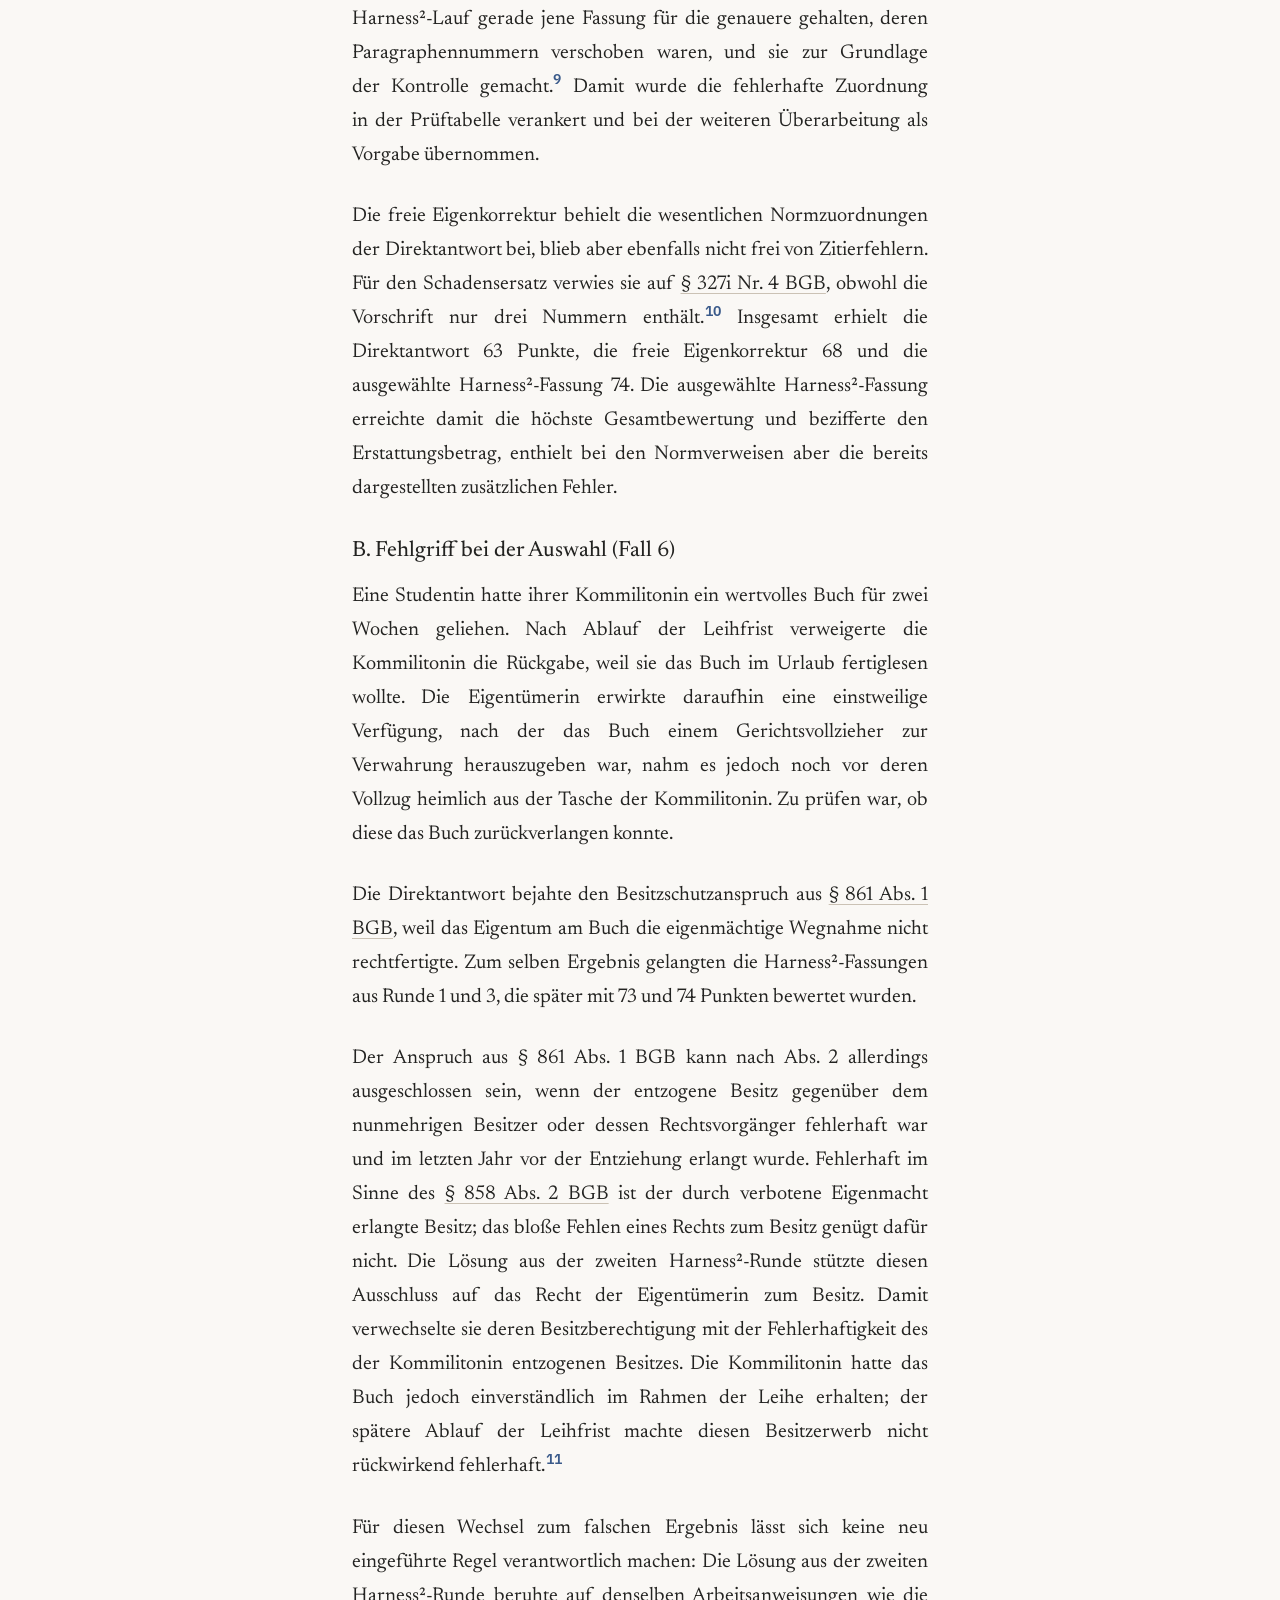
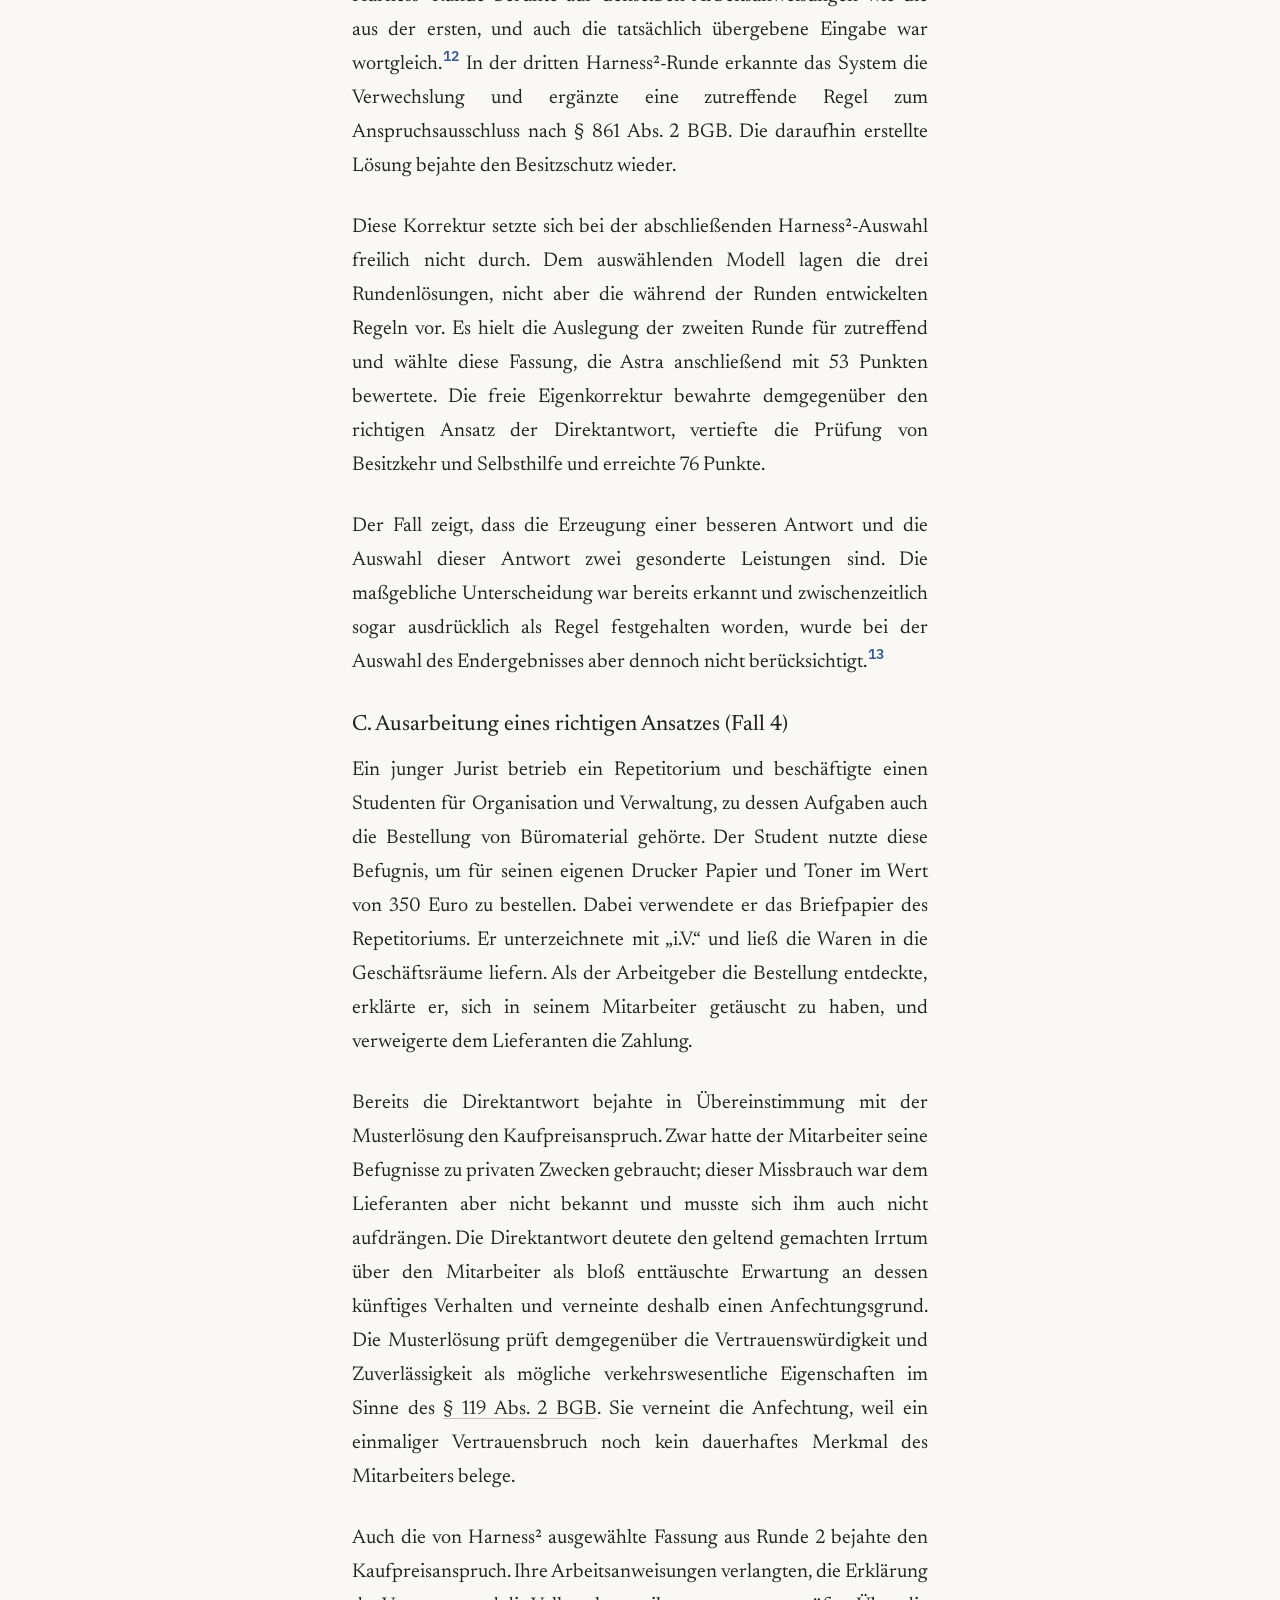
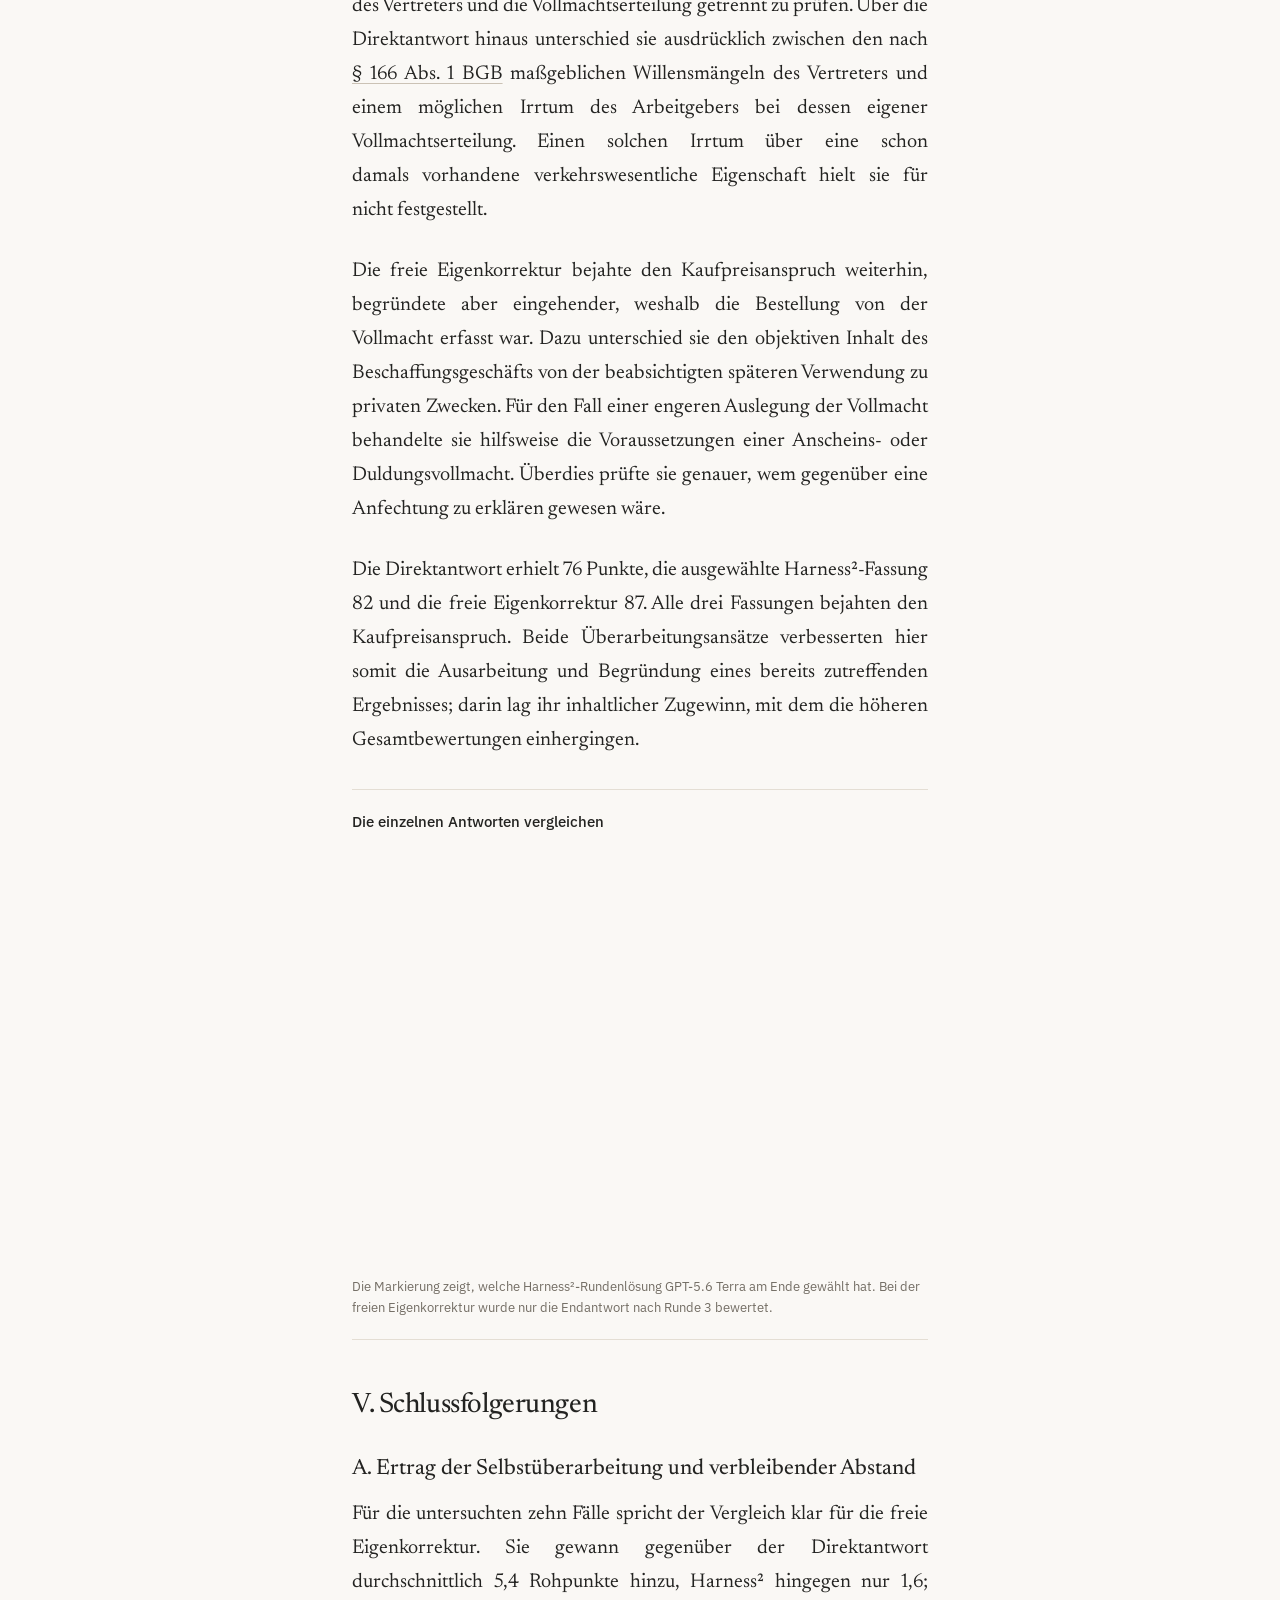
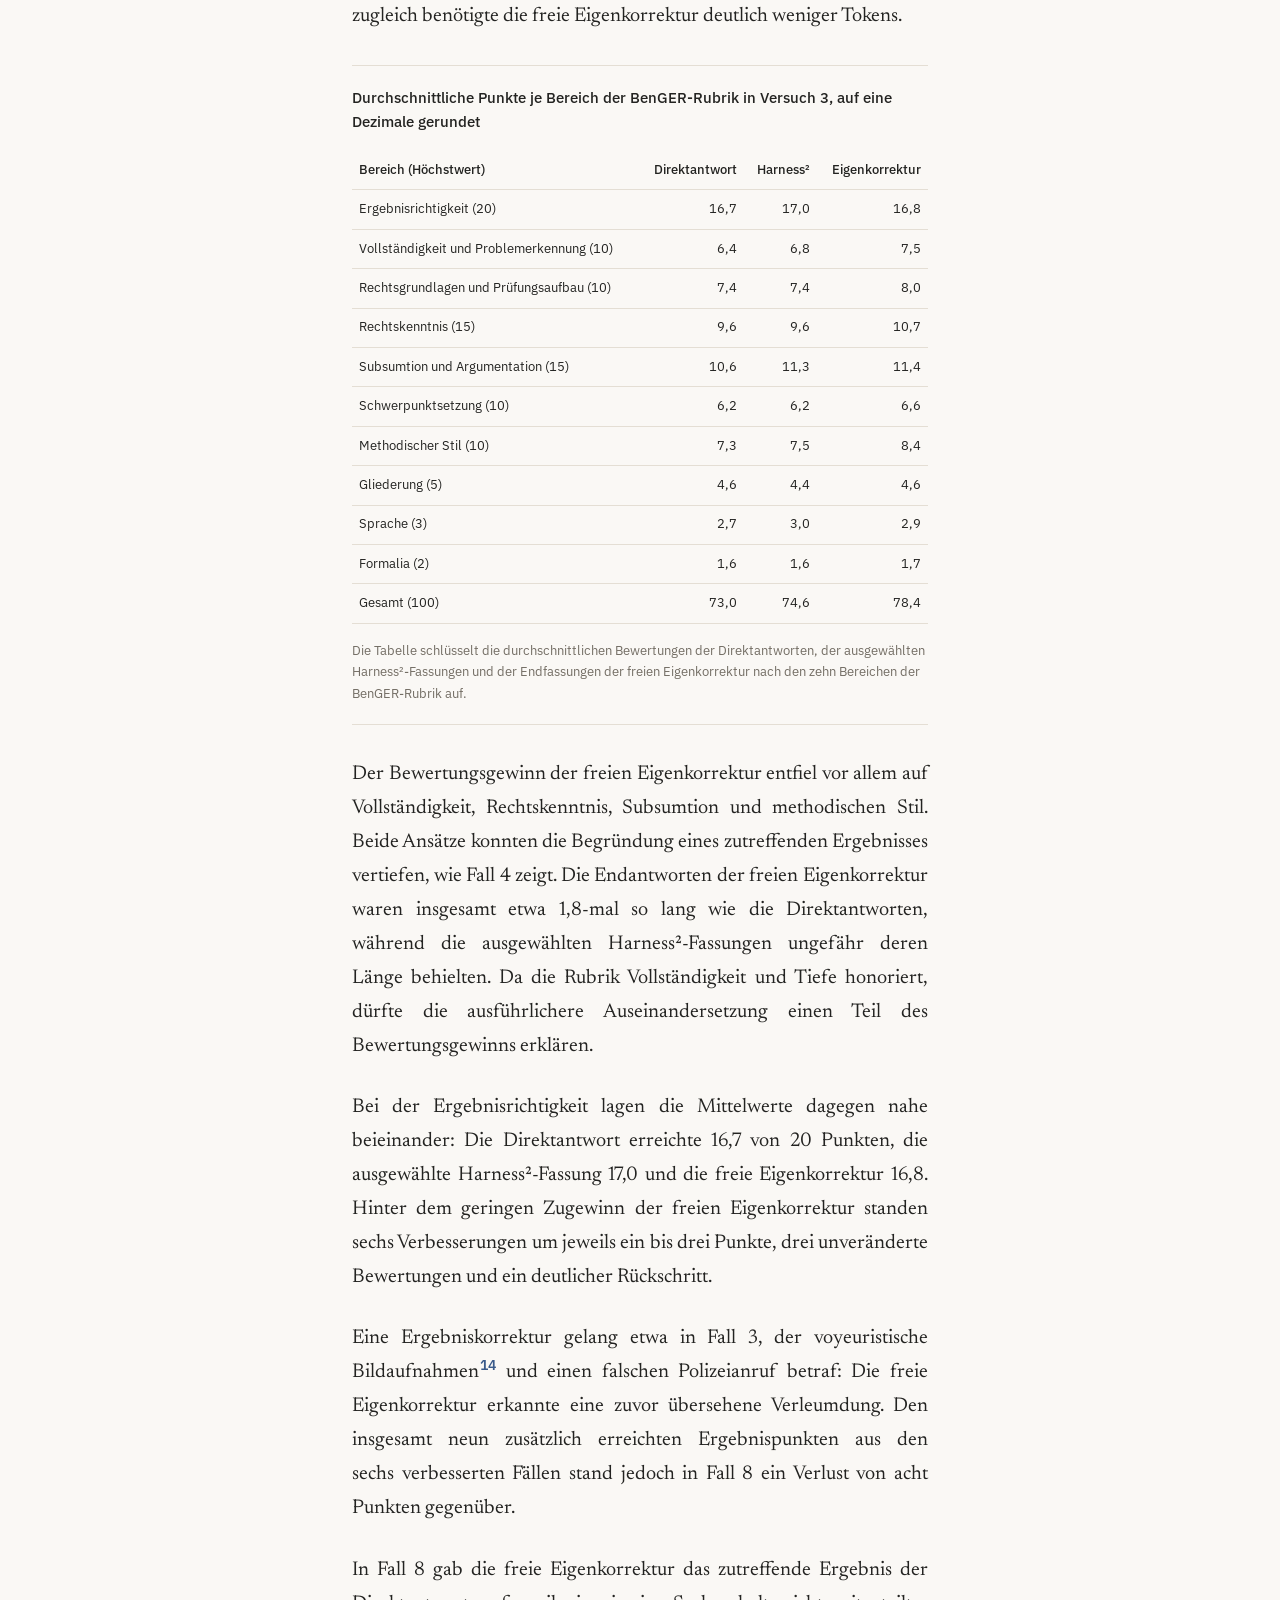
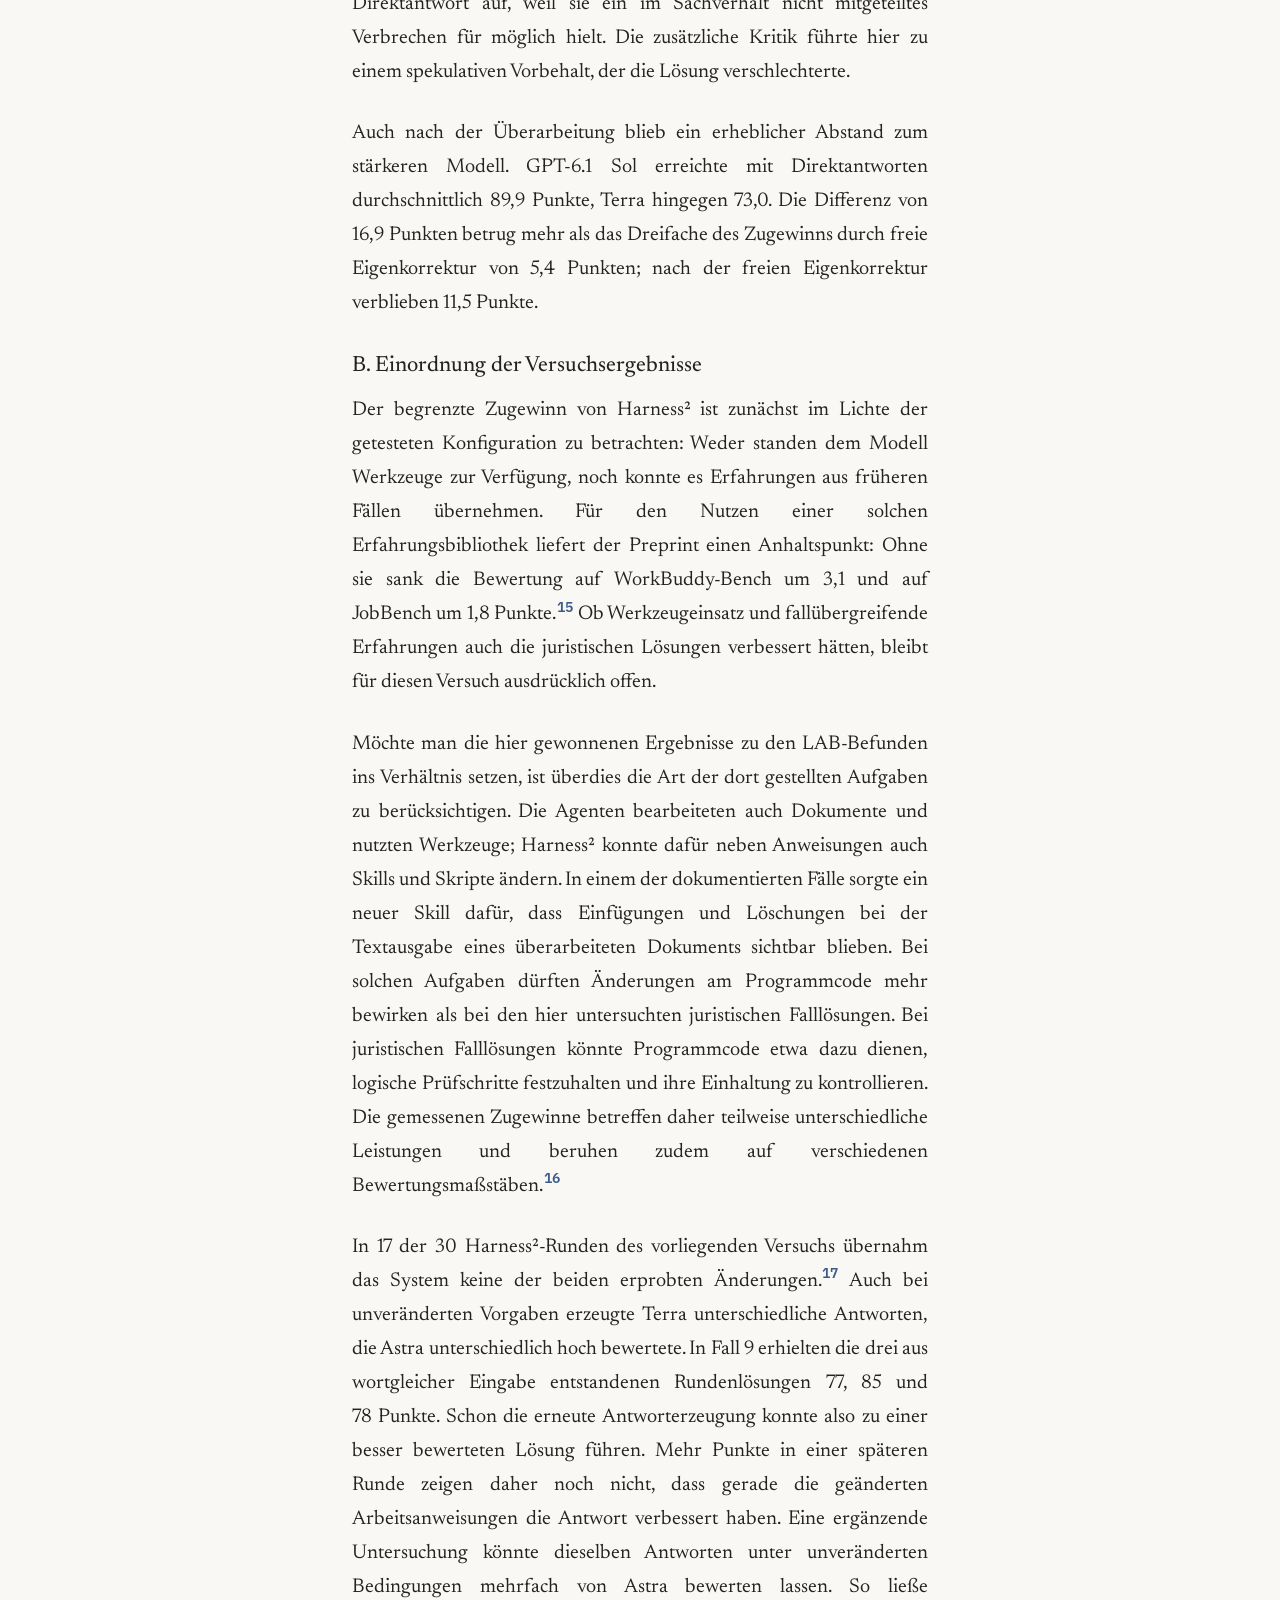
<file: de/blog/harness2-benger/index.html>
<!DOCTYPE html>

<html data-data-version="ba538e0ba557" lang="de">
<head>
<meta charset="utf-8"/>
<meta content="width=device-width, initial-scale=1" name="viewport"/>
<meta content="index, follow, max-image-preview:large" name="robots"/>
<meta content="Samuel Loibl" name="author"/>
<meta content="Googles Harness² und freie Selbstkorrektur im Vergleich an zehn BenGER-Fällen." name="description"/>
<meta content="#faf8f5" name="theme-color"/>
<meta content="article" property="og:type"/>
<meta content="de_AT" property="og:locale"/>
<meta content="Samuel Loibl" property="og:site_name"/>
<meta content="Wie gut verbessert KI ihre eigenen Falllösungen?" property="og:title"/>
<meta content="Googles Harness² und freie Selbstkorrektur im Vergleich an zehn BenGER-Fällen." property="og:description"/>
<meta content="https://samuelloibl.github.io/de/blog/harness2-benger/" property="og:url"/>
<meta content="https://samuelloibl.github.io/de/blog/harness2-benger/vorschau.png" property="og:image"/>
<meta content="image/png" property="og:image:type"/>
<meta content="1200" property="og:image:width"/>
<meta content="630" property="og:image:height"/>
<meta content="Wie gut verbessert KI ihre eigenen Falllösungen? Googles Harness² und freie Selbstkorrektur im Vergleich an zehn BenGER-Fällen." property="og:image:alt"/>
<meta content="2026-10-25" property="article:published_time"/>
<meta content="https://samuelloibl.github.io/" property="article:author"/>
<meta content="summary_large_image" name="twitter:card"/>
<meta content="Wie gut verbessert KI ihre eigenen Falllösungen?" name="twitter:title"/>
<meta content="Googles Harness² und freie Selbstkorrektur im Vergleich an zehn BenGER-Fällen." name="twitter:description"/>
<meta content="https://samuelloibl.github.io/de/blog/harness2-benger/vorschau.png" name="twitter:image"/>
<link href="https://samuelloibl.github.io/de/blog/harness2-benger/" rel="canonical"/>
<meta name="referrer" content="no-referrer"><meta content="default-src 'self'; script-src 'self' 'sha256-1EBSZMq3tw6TobYhyd/L2dE8TTDBQzNN4M6pTHFcVWs='; style-src 'self'; img-src 'self'; font-src 'self'; connect-src 'self'; object-src 'none'; base-uri 'none'; form-action 'none'; frame-src 'none'" http-equiv="Content-Security-Policy"/><script>try{if(localStorage.getItem('theme')==='dark')document.documentElement.dataset.theme='dark'}catch(e){}</script>
<title>Wie gut verbessert KI ihre eigenen Falllösungen? | Samuel Loibl</title>
<link href="/assets/monogram.svg" rel="icon" type="image/svg+xml"/>

<link href="/styles.css?v=ecce9f788735" rel="stylesheet"/><link href="article.css?v=d4f53fdad629" rel="stylesheet"/></head>
<body>
<div class="site-shell">
<a class="skip-link" href="#main">Zum Inhalt</a>
<header class="site-header has-wordmark">
<a class="wordmark" href="/">Dr. Samuel Loibl</a>
<nav aria-label="Hauptnavigation"><a href="/">Home</a><a href="/blog/">Blog</a><button aria-label="Dunkelmodus" aria-pressed="false" class="theme-toggle" hidden="" id="theme-toggle" title="Dunkelmodus" type="button">◐</button></nav>
</header>
<main id="main">
<header class="page-intro article-intro">
<h1>Wie gut verbessert KI ihre eigenen Falllösungen?</h1>
<p class="lead">Googles <span class="nohy">Harness²</span> und freie Selbstkorrektur im Vergleich an zehn <span class="nohy nobr">BenGER-Fällen</span>.</p>
<p class="reading-time"><time datetime="2026-10-25">25. Oktober 2026</time>, 19 Minuten Lesezeit</p>
</header>
<div class="article-layout">
<aside class="article-toc"><details open=""><summary>Inhalt</summary><nav aria-label="Inhaltsverzeichnis"><ol><li><a href="#aufriss">I. Aufriss</a></li><li><a href="#versuchsaufbau">II. Versuchsaufbau</a></li><li><a href="#die-ergebnisse">III. Die Ergebnisse</a></li><li><a href="#drei-faelle-im-detail">IV. Drei Fälle im Detail</a><ol><li class="toc-level-3"><a href="#falsche-zitate-durch-die-eigene-prueftabelle-fall-1">A. Falsche Zitate durch die eigene Prüftabelle (Fall 1)</a></li><li class="toc-level-3"><a href="#fehlgriff-bei-der-auswahl-fall-6">B. Fehlgriff bei der Auswahl (Fall 6)</a></li><li class="toc-level-3"><a href="#ausarbeitung-eines-richtigen-ansatzes-fall-4">C. Ausarbeitung eines richtigen Ansatzes (Fall 4)</a></li></ol></li><li><a href="#schlussfolgerungen">V. Schlussfolgerungen</a><ol><li class="toc-level-3"><a href="#ertrag-der-selbstueberarbeitung-und-verbleibender-abstand">A. Ertrag der Selbstüberarbeitung und verbleibender Abstand</a></li><li class="toc-level-3"><a href="#einordnung-der-versuchsergebnisse">B. Einordnung der Versuchsergebnisse</a></li><li class="toc-level-3"><a href="#ansatzpunkte-fuer-die-weiterentwicklung">C. Ansatzpunkte für die Weiterentwicklung</a></li><li class="toc-level-3"><a href="#folgerungen-fuer-die-juristische-praxis">D. Folgerungen für die juristische Praxis</a></li></ol></li><li><a href="#zusammenfassung">VI. Zusammenfassung</a></li></ol></nav></details></aside>
<article class="prose">
<h2 id="aufriss"><span aria-hidden="true" id="einleitung"></span><span aria-hidden="true" id="fragestellung"></span><span aria-hidden="true" id="problemstellung"></span>I. Aufriss</h2>
<p>Googles <a href="https://harness2.github.io/">Harness²</a> verbessert die Arbeitsanweisungen von KI-Modellen und erprobt die Änderungen an neuen Lösungen, ohne die Modelle erneut zu trainieren. Die dazu erschienene begleitende Studie weist Leistungsgewinne auf drei Benchmarks für berufliche Aufgaben aus. Auf dem juristischen <em>Legal Agent Benchmark</em> (LAB) stieg der Anteil erfüllter Bewertungskriterien nach einem Verbesserungsschritt je nach Modell und Arbeitsumgebung um 2,0 bis 11,8 Prozentpunkte.<sup class="fn-ref" id="fnref-1"><a aria-label="Fußnote 1" href="#fn-1">1</a></sup></p>
<p>Die auf dem LAB-Benchmark erzielten Verbesserungen lassen auch für andere juristische Benchmarks einen Leistungsgewinn erwarten. Ob sich diese Erwartung bei der juristischen Falllösung erfüllt, wird im Folgenden anhand von zehn BenGER-Fällen nach deutschem Recht untersucht. Gegenübergestellt werden Harness² und die freie Eigenkorrektur, bei der das Modell seine Antworten ohne ein vergleichbares Selbstverbesserungsgerüst selbst kritisiert und überarbeitet.</p>
<h2 id="versuchsaufbau"><span aria-hidden="true" id="versuch"></span>II. Versuchsaufbau</h2>
<p>GPT-6.1 Sol (Reasoning-Stufe: Medium) hatte in einem separaten Vergleich mit Direktantworten, also Lösungen ohne anschließende Überarbeitung, bereits durchschnittlich 89,9 von 100 Rohpunkten erreicht.<sup class="fn-ref" id="fnref-2"><a aria-label="Fußnote 2" href="#fn-2">2</a></sup> Die Wahl fiel deshalb auf <strong>GPT-5.6 Terra (Reasoning-Stufe: High)</strong>, dessen Direktantworten in den zehn untersuchten Fällen durchschnittlich 73,0 Rohpunkte erreichten und damit mehr Spielraum für Verbesserungen auf der verwendeten Punkteskala ließen. Untersucht werden sollte, inwieweit Terra durch Selbstüberarbeitung die Qualität seiner Lösungen steigern und den Abstand zu Sol verringern kann.</p>
<p>Zur Prüfung dieser Frage wurden zehn Aufgaben aus <em>Benchathon</em>, einer Teilmenge des deutschen Rechtsbenchmarks <a href="https://github.com/SebastianNagl/benger-platform">BenGER</a>, herangezogen. Aus der verwendeten öffentlichen Datei mit 15 Fällen wurden vier zivilrechtliche sowie je drei öffentlich-rechtliche und strafrechtliche Aufgaben ausgewählt. Verlangt war jeweils eine begründete Lösung nach deutschem Recht.<sup class="fn-ref" id="fnref-3"><a aria-label="Fußnote 3" href="#fn-3">3</a></sup></p>
<p>Terra erhielt jeweils den vollständigen Sachverhalt samt Fallfragen und Bearbeitungshinweisen, hatte jedoch keinen Zugriff auf zusätzliche Gesetzestexte, Literatur oder Recherchewerkzeuge. Einzelne Aufgaben enthielten allerdings vom Benchmark mitgelieferte Normtexte: Fall 3 eine fiktive Strafvorschrift, Fall 8 Artikel eines fiktiven bayerischen Hochschulgesetzes sowie Auszüge aus dem StGB. Darüber hinaus war Terra aber auf das im Training erworbene Rechtswissen angewiesen.</p>
<p>Harness² ist ein von Google Research veröffentlichtes System, das die Arbeitsumgebung eines KI-Modells anhand seiner bisherigen Lösungsversuche weiterentwickelt. Die Änderungen werden an neu erzeugten Lösungen erprobt. Die Modellgewichte bleiben dabei unverändert; ein erneutes Training findet nicht statt.<sup class="fn-ref" id="fnref-4"><a aria-label="Fußnote 4" href="#fn-4">4</a></sup> Auch das Metasystem von <a href="https://poetiq.ai/">Poetiq</a> entwickelt die Arbeitsumgebung von KI-Modellen selbstständig weiter und passt dafür Code, Anweisungen, Werkzeuge und Suchstrategien an.<sup class="fn-ref" id="fnref-5"><a aria-label="Fußnote 5" href="#fn-5">5</a></sup></p>
<p>Für den juristischen Vergleich wurde Googles Harness² auf die Weiterentwicklung der Arbeitsanweisungen für reine Textaufgaben beschränkt. Werkzeuge und Erfahrungen aus zuvor bearbeiteten Fällen standen nicht zur Verfügung.</p>
<p>Zu jedem Fall erstellte Terra zunächst drei Direktantworten, die Harness² miteinander vergleichen konnte. Als Vergleichswert und als Ausgangspunkt der freien Eigenkorrektur diente hingegen ausschließlich die erste der drei erzeugten Antworten. Auf diese erste Fassung bezieht sich im Folgenden die Bezeichnung <em>Direktantwort</em>.</p>
<p>Im Harness²-Lauf gab es je Fall drei Harness²-Runden. In jeder Runde entwarf Terra zwei Änderungen seiner Arbeitsanweisungen, von denen eine die allgemeine Kontrolle, die andere das jeweilige Rechtsgebiet betraf. Nachdem beide Vorschläge an je einer eigenen Testlösung erprobt worden waren, entschied das Modell über ihre Übernahme; auch die Beibehaltung der bisherigen Anweisungen war möglich. Die so festgelegten Anweisungen bildeten die Grundlage der jeweiligen Rundenlösung. Nach Abschluss der dritten Runde wählte Terra eine der drei Rundenlösungen als Endergebnis aus.</p>
<p>Bei der freien Eigenkorrektur prüfte Terra dagegen die jeweils vorliegende Antwort kritisch und überarbeitete sie anhand der eigenen Einwände. Terra durchlief drei solcher Runden; als Endergebnis galt die letzte Fassung. Überarbeitet wurde damit jeweils die Antwort selbst, während Harness² (wie erläutert) an den Arbeitsanweisungen ansetzte.</p>
<p>Die Bewertung erfolgte durch <strong>GPT-6 Astra (Reasoning-Stufe: High)</strong> auf Grundlage der Fallaufgabe, der jeweiligen Antwort und der durch den Benchmark mitgelieferten Musterlösung. Maßgeblich war die unveränderte BenGER-Rubrik, die 100 Rohpunkte auf zehn Bereiche verteilt. Das größte Gewicht entfällt auf die Ergebnisrichtigkeit mit 20 Punkten sowie auf Rechtskenntnis und Subsumtion mit jeweils 15.<sup class="fn-ref" id="fnref-6"><a aria-label="Fußnote 6" href="#fn-6">6</a></sup> Bewertet wurden die erste Direktantwort, alle drei Harness²-Rundenlösungen und die Endfassung der freien Eigenkorrektur. Terra erhielt weder die Musterlösungen noch die Bewertungen; auch die Auswahl der Harness²-Endfassung war bereits abgeschlossen, als Astra die Antworten bewertete.</p>
<p>Die folgende Auswertung bezieht sich auf Versuch 3; zwei vorläufige frühere Versuche werden in der ersten Grafik ergänzend ausgewiesen.</p>
<h2 id="die-ergebnisse"><span aria-hidden="true" id="ergebnisse"></span>III. Die Ergebnisse</h2>
<p>Die Direktantwort erreichte in Versuch 3 durchschnittlich <strong>73,0 Rohpunkte</strong>. Die von Harness² ausgewählte Fassung kam auf <strong>74,6</strong>, die Endfassung der freien Eigenkorrektur auf <strong>78,4</strong>. Der mittlere Zugewinn betrug damit 1,6 beziehungsweise 5,4 Punkte.</p>
<p>Diese Mittelwerte verdecken allerdings erhebliche Unterschiede zwischen den einzelnen Fällen. Gegenüber der Direktantwort verbesserte sich Harness² in sechs Fällen, verschlechterte sich in zwei und blieb in zwei gleichauf. Die freie Eigenkorrektur lag dagegen in neun Fällen über der Direktantwort und fiel in einem Fall deutlich zurück. Im unmittelbaren Vergleich mit Harness² schnitt sie siebenmal besser, einmal gleich und zweimal schlechter ab.</p>
<figure aria-labelledby="means-caption" class="interactive-figure" id="grafik-mittelwerte">
<figcaption id="means-caption">Versuch 3 und frühere Versuche</figcaption>
<div aria-label="Durchschnittliche BenGER-Rohpunkte. Die Zahlen stehen auch in der Tabelle." class="chart chart-means" id="means-chart" role="img"></div>
<p class="figure-note">Jeder Versuch umfasst dieselben zehn Fälle, die Terra jeweils neu löste. Die Direktantworten erreichten in den beiden vorläufigen Versuchen im Mittel 68,2 bzw. 75,8 Punkte. Harness² durchlief in Versuch 1 eine Runde, in Versuch 2 und 3 jeweils drei; die freie Eigenkorrektur umfasste stets drei Runden. Die Harness²-Werte beziehen sich auf die ausgewählte Endfassung, die Werte der freien Eigenkorrektur auf die Endfassung nach Runde 3. Innerhalb jedes Versuchs dient dieselbe erste Direktantwort als Vergleichswert. Da sich auch die Arbeitsanweisungen unterscheiden, sind die drei Versuche keine identischen Wiederholungen. GPT-6.1 Sol (Reasoning-Stufe: Medium) wurde separat mit Direktantworten geprüft.</p>
<details open=""><summary>Werte als Tabelle</summary><table><thead><tr><th>Lauf und Verfahren</th><th>Rohpunkte</th></tr></thead><tbody><tr><td>Versuch 1 Direktantwort</td><td>68,2</td></tr><tr><td>Versuch 1 <span class="nohy">Harness²</span></td><td>72,6</td></tr><tr><td>Versuch 1 Eigenkorrektur</td><td>74,9</td></tr><tr><td>Versuch 2 Direktantwort</td><td>75,8</td></tr><tr><td>Versuch 2 <span class="nohy">Harness²</span></td><td>72,6</td></tr><tr><td>Versuch 2 Eigenkorrektur</td><td>78,4</td></tr><tr><td>Versuch 3 Direktantwort</td><td>73,0</td></tr><tr><td>Versuch 3 <span class="nohy">Harness²</span></td><td>74,6</td></tr><tr><td>Versuch 3 Eigenkorrektur</td><td>78,4</td></tr><tr><td>GPT-6.1 Sol (Reasoning-<span class="nobr">Stufe: Medium</span>) Direktantwort</td><td>89,9</td></tr></tbody></table></details>
</figure>
<p>Dass selbst wortgleiche Eingaben zu erheblich abweichenden Modellantworten führen können, zeigt der unten behandelte Fall 6. Kleinere Punktunterschiede dürfen daher nicht überbewertet werden.</p>
<p>Dem begrenzten Zugewinn von Harness² stand ein erheblicher Aufwand gegenüber. Auf die drei anfänglichen Direktantworten folgten je Fall sechs Testlösungen und drei Rundenlösungen; hinzu kamen die Überlegungen zur Anpassung der Anweisungen und zur abschließenden Auswahl. Die freie Eigenkorrektur benötigte über alle zehn Fälle bis zur fertigen Antwort etwa ein Viertel der Tokens von Harness². Erfasst wurden Eingabe- und Ausgabetokens einschließlich der gemeinsamen Direktantwort, jedoch ohne die spätere Bewertung.</p>
<figure aria-labelledby="cost-caption" class="interactive-figure">
<figcaption id="cost-caption">Gesamttokens der zehn Fälle in Versuch 3, ohne Bewertung</figcaption>
<div aria-label="Gesamttokens ohne Bewertung. Die Zahlen stehen auch in der Tabelle." class="chart chart-cost" id="cost-chart" role="img"></div>
<p aria-live="polite" class="figure-note" id="cost-note">Die gemeinsame Direktantwort zählt in jedem Verfahren einmal mit. Die technische Vorprüfung zählt nicht mit.</p><p class="figure-note" id="cost-scope">Die Harness²-Gesamtsumme von 5.203.513 Tokens umfasst auch 643.072 Tokens für zehn Reflexionen nach der Antwortauswahl. Deren Erfahrungen wurden in diesem Versuch nicht für weitere Fälle genutzt. Bis zur ausgewählten Antwort entfielen auf Harness² 4.560.441 Tokens; die freie Eigenkorrektur benötigte mit 1.152.298 Tokens rund 25,3 % davon (22,1 % des vollständigen Harness²-Ablaufs).</p>
<details open=""><summary>Tokenzahlen als Tabelle</summary><table><thead><tr><th>Verfahren</th><th>Gesamttokens</th></tr></thead><tbody><tr><td>Direktantwort</td><td>147.793</td></tr><tr><td>Drei Eigenkorrekturen</td><td>1.152.298</td></tr><tr><td><span class="nohy">Harness²</span></td><td>5.203.513</td></tr></tbody></table></details>
</figure>
<p></p>
<h2 id="drei-faelle-im-detail"><span aria-hidden="true" id="faelle"></span>IV. Drei Fälle im Detail<sup class="fn-ref" id="fnref-7"><a aria-label="Fußnote 7" href="#fn-7">7</a></sup></h2>
<h3 id="falsche-zitate-durch-die-eigene-prueftabelle-fall-1"><span aria-hidden="true" id="fall-1"></span>A. Falsche Zitate durch die eigene Prüftabelle (Fall 1)</h3>
<p>Ein Nutzer verwendete eine Ernährungs-App, deren Basisversion er durch die Bereitstellung seiner Daten finanzierte. Daneben bezog er für monatlich 10 Euro ein Zusatzpaket mit Auswertungen seines Ernährungsverhaltens. Nachdem die App drei Monate störungsfrei funktioniert hatte, missachteten die erstellten Pläne wiederholt seine Vorgaben, darunter den Wunsch nach vegetarischer Ernährung. Da seine Korrekturverlangen erfolglos blieben, beendete der Nutzer den gesamten Vertrag und verlangte die für vier Monate entrichteten 40 Euro zurück.</p>
<p>Die von Harness² ausgewählte Lösung stellte auf die Verbindung zwischen Basisversion und Zusatzpaket ab: Weil sich die Auswertungen gerade auf die Ernährungspläne der App bezogen, erfasste die Vertragsbeendigung nach ihrer Begründung auch das Zusatzpaket. Sie sprach dem Nutzer 10 Euro für den allein mangelhaften vierten Monat zu. Die Musterlösung hält diese Beschränkung ausdrücklich für sehr gut vertretbar, befürwortet aber im Wege der Rechtsfortbildung die Erstattung aller 40 Euro. Der angestrebte Gesundheitserfolg setze die durchgehende Einhaltung der Ernährungspläne über sechs bis acht Monate voraus. Durch die Unterbrechung seien daher auch die Leistungen der ersten drei, mangelfreien Monate für den Nutzer nutzlos geworden. Astra bewertete die ausgewählte Harness²-Fassung höher als die Direktantwort, die den Erstattungsbetrag offengelassen hatte; der größte Zuwachs entfiel auf die Ergebnisrichtigkeit.</p>
<p>Die von Harness² ausgewählte Fassung bestimmte den Erstattungsbetrag, zitierte die einschlägigen Vorschriften aber ungenauer als die Direktantwort. Die Direktantwort hatte die Nacherfüllung auf <a href="https://www.gesetze-im-internet.de/bgb/__327l.html">§ 327l BGB</a>, die Vertragsbeendigung auf <a href="https://www.gesetze-im-internet.de/bgb/__327m.html">§ 327m BGB</a> und die Rückzahlung auf <a href="https://www.gesetze-im-internet.de/bgb/__327o.html">§ 327o BGB</a> gestützt. Die angemessene Frist zur Nacherfüllung war allerdings dem falschen Absatz zugeordnet: Sie ist in § 327l Abs. 1 Satz 2 BGB geregelt, während Abs. 2 den Ausschluss der Nacherfüllung betrifft.</p>
<p>Die Verschlechterung der Normzitate ging auf eine von Harness² erstellte Prüftabelle zurück, die den einzelnen Vorschriften ihre jeweilige Funktion zuordnen sollte, dabei aber selbst fehlerhafte Zuordnungen enthielt. So wurde die Nacherfüllung bei <a href="https://www.gesetze-im-internet.de/bgb/__327j.html">§ 327j BGB</a> eingeordnet, der die Verjährung regelt, und die Vertragsbeendigung bei <a href="https://www.gesetze-im-internet.de/bgb/__327k.html">§ 327k BGB</a>, der die Beweislastumkehr betrifft. Auch die Überarbeitung der Tabelle in der zweiten Harness²-Runde beseitigte diese Fehler nicht; die anschließend ausgewählte Antwort übernahm die falschen Verweise.<sup class="fn-ref" id="fnref-8"><a aria-label="Fußnote 8" href="#fn-8">8</a></sup></p>
<p>Der Fehler war also bereits bei der Erstellung der Tabelle angelegt. Beim Vergleich der drei anfänglichen Direktantworten hatte Terra im Harness²-Lauf gerade jene Fassung für die genauere gehalten, deren Paragraphennummern verschoben waren, und sie zur Grundlage der Kontrolle gemacht.<sup class="fn-ref" id="fnref-9"><a aria-label="Fußnote 9" href="#fn-9">9</a></sup> Damit wurde die fehlerhafte Zuordnung in der Prüftabelle verankert und bei der weiteren Überarbeitung als Vorgabe übernommen.</p>
<p>Die freie Eigenkorrektur behielt die wesentlichen Normzuordnungen der Direktantwort bei, blieb aber ebenfalls nicht frei von Zitierfehlern. Für den Schadensersatz verwies sie auf <a href="https://www.gesetze-im-internet.de/bgb/__327i.html">§ 327i Nr. 4 BGB</a>, obwohl die Vorschrift nur drei Nummern enthält.<sup class="fn-ref" id="fnref-10"><a aria-label="Fußnote 10" href="#fn-10">10</a></sup> Insgesamt erhielt die Direktantwort 63 Punkte, die freie Eigenkorrektur 68 und die ausgewählte Harness²-Fassung 74. Die ausgewählte Harness²-Fassung erreichte damit die höchste Gesamtbewertung und bezifferte den Erstattungsbetrag, enthielt bei den Normverweisen aber die bereits dargestellten zusätzlichen Fehler.</p>
<h3 id="fehlgriff-bei-der-auswahl-fall-6"><span aria-hidden="true" id="fall-6"></span>B. Fehlgriff bei der Auswahl (Fall 6)</h3>
<p>Eine Studentin hatte ihrer Kommilitonin ein wertvolles Buch für zwei Wochen geliehen. Nach Ablauf der Leihfrist verweigerte die Kommilitonin die Rückgabe, weil sie das Buch im Urlaub fertiglesen wollte. Die Eigentümerin erwirkte daraufhin eine einstweilige Verfügung, nach der das Buch einem Gerichtsvollzieher zur Verwahrung herauszugeben war, nahm es jedoch noch vor deren Vollzug heimlich aus der Tasche der Kommilitonin. Zu prüfen war, ob diese das Buch zurückverlangen konnte.</p>
<p>Die Direktantwort bejahte den Besitzschutzanspruch aus <a href="https://www.gesetze-im-internet.de/bgb/__861.html">§ 861 Abs. 1 BGB</a>, weil das Eigentum am Buch die eigenmächtige Wegnahme nicht rechtfertigte. Zum selben Ergebnis gelangten die Harness²-Fassungen aus Runde 1 und 3, die später mit 73 und 74 Punkten bewertet wurden.</p>
<p>Der Anspruch aus § 861 Abs. 1 BGB kann nach Abs. 2 allerdings ausgeschlossen sein, wenn der entzogene Besitz gegenüber dem nunmehrigen Besitzer oder dessen Rechtsvorgänger fehlerhaft war und im letzten Jahr vor der Entziehung erlangt wurde. Fehlerhaft im Sinne des <a href="https://www.gesetze-im-internet.de/bgb/__858.html">§ 858 Abs. 2 BGB</a> ist der durch verbotene Eigenmacht erlangte Besitz; das bloße Fehlen eines Rechts zum Besitz genügt dafür nicht. Die Lösung aus der zweiten Harness²-Runde stützte diesen Ausschluss auf das Recht der Eigentümerin zum Besitz. Damit verwechselte sie deren Besitzberechtigung mit der Fehlerhaftigkeit des der Kommilitonin entzogenen Besitzes. Die Kommilitonin hatte das Buch jedoch einverständlich im Rahmen der Leihe erhalten; der spätere Ablauf der Leihfrist machte diesen Besitzerwerb nicht rückwirkend fehlerhaft.<sup class="fn-ref" id="fnref-11"><a aria-label="Fußnote 11" href="#fn-11">11</a></sup></p>
<p>Für diesen Wechsel zum falschen Ergebnis lässt sich keine neu eingeführte Regel verantwortlich machen: Die Lösung aus der zweiten Harness²-Runde beruhte auf denselben Arbeitsanweisungen wie die aus der ersten, und auch die tatsächlich übergebene Eingabe war wortgleich.<sup class="fn-ref" id="fnref-12"><a aria-label="Fußnote 12" href="#fn-12">12</a></sup> In der dritten Harness²-Runde erkannte das System die Verwechslung und ergänzte eine zutreffende Regel zum Anspruchsausschluss nach § 861 Abs. 2 BGB. Die daraufhin erstellte Lösung bejahte den Besitzschutz wieder.</p>
<p>Diese Korrektur setzte sich bei der abschließenden Harness²-Auswahl freilich nicht durch. Dem auswählenden Modell lagen die drei Rundenlösungen, nicht aber die während der Runden entwickelten Regeln vor. Es hielt die Auslegung der zweiten Runde für zutreffend und wählte diese Fassung, die Astra anschließend mit 53 Punkten bewertete. Die freie Eigenkorrektur bewahrte demgegenüber den richtigen Ansatz der Direktantwort, vertiefte die Prüfung von Besitzkehr und Selbsthilfe und erreichte 76 Punkte.</p>
<p>Der Fall zeigt, dass die Erzeugung einer besseren Antwort und die Auswahl dieser Antwort zwei gesonderte Leistungen sind. Die maßgebliche Unterscheidung war bereits erkannt und zwischenzeitlich sogar ausdrücklich als Regel festgehalten worden, wurde bei der Auswahl des Endergebnisses aber dennoch nicht berücksichtigt.<sup class="fn-ref" id="fnref-13"><a aria-label="Fußnote 13" href="#fn-13">13</a></sup></p>
<h3 id="ausarbeitung-eines-richtigen-ansatzes-fall-4"><span aria-hidden="true" id="fall-4"></span>C. Ausarbeitung eines richtigen Ansatzes (Fall 4)</h3>
<p>Ein junger Jurist betrieb ein Repetitorium und beschäftigte einen Studenten für Organisation und Verwaltung, zu dessen Aufgaben auch die Bestellung von Büromaterial gehörte. Der Student nutzte diese Befugnis, um für seinen eigenen Drucker Papier und Toner im Wert von 350 Euro zu bestellen. Dabei verwendete er das Briefpapier des Repetitoriums. Er unterzeichnete mit „i.V.“ und ließ die Waren in die Geschäftsräume liefern. Als der Arbeitgeber die Bestellung entdeckte, erklärte er, sich in seinem Mitarbeiter getäuscht zu haben, und verweigerte dem Lieferanten die Zahlung.</p>
<p>Bereits die Direktantwort bejahte in Übereinstimmung mit der Musterlösung den Kaufpreisanspruch. Zwar hatte der Mitarbeiter seine Befugnisse zu privaten Zwecken gebraucht; dieser Missbrauch war dem Lieferanten aber nicht bekannt und musste sich ihm auch nicht aufdrängen. Die Direktantwort deutete den geltend gemachten Irrtum über den Mitarbeiter als bloß enttäuschte Erwartung an dessen künftiges Verhalten und verneinte deshalb einen Anfechtungsgrund. Die Musterlösung prüft demgegenüber die Vertrauenswürdigkeit und Zuverlässigkeit als mögliche verkehrswesentliche Eigenschaften im Sinne des <a href="https://www.gesetze-im-internet.de/bgb/__119.html">§ 119 Abs. 2 BGB</a>. Sie verneint die Anfechtung, weil ein einmaliger Vertrauensbruch noch kein dauerhaftes Merkmal des Mitarbeiters belege.</p>
<p>Auch die von Harness² ausgewählte Fassung aus Runde 2 bejahte den Kaufpreisanspruch. Ihre Arbeitsanweisungen verlangten, die Erklärung des Vertreters und die Vollmachtserteilung getrennt zu prüfen. Über die Direktantwort hinaus unterschied sie ausdrücklich zwischen den nach <a href="https://www.gesetze-im-internet.de/bgb/__166.html">§ 166 Abs. 1 BGB</a> maßgeblichen Willensmängeln des Vertreters und einem möglichen Irrtum des Arbeitgebers bei dessen eigener Vollmachtserteilung. Einen solchen Irrtum über eine schon damals vorhandene verkehrswesentliche Eigenschaft hielt sie für nicht festgestellt.</p>
<p>Die freie Eigenkorrektur bejahte den Kaufpreisanspruch weiterhin, begründete aber eingehender, weshalb die Bestellung von der Vollmacht erfasst war. Dazu unterschied sie den objektiven Inhalt des Beschaffungsgeschäfts von der beabsichtigten späteren Verwendung zu privaten Zwecken. Für den Fall einer engeren Auslegung der Vollmacht behandelte sie hilfsweise die Voraussetzungen einer Anscheins- oder Duldungsvollmacht. Überdies prüfte sie genauer, wem gegenüber eine Anfechtung zu erklären gewesen wäre.</p>
<p>Die Direktantwort erhielt 76 Punkte, die ausgewählte Harness²-Fassung 82 und die freie Eigenkorrektur 87. Alle drei Fassungen bejahten den Kaufpreisanspruch. Beide Überarbeitungsansätze verbesserten hier somit die Ausarbeitung und Begründung eines bereits zutreffenden Ergebnisses; darin lag ihr inhaltlicher Zugewinn, mit dem die höheren Gesamtbewertungen einhergingen.</p>
<figure aria-labelledby="rounds-caption" class="interactive-figure" id="grafik-faelle">
<figcaption id="rounds-caption">Die einzelnen Antworten vergleichen</figcaption>
<div class="chart-controls" hidden=""><label for="study-select">Versuch auswählen</label><select autocomplete="off" id="study-select"><option value="first">Versuch 1, eine <span class="nohy nobr">Harness²-Runde</span></option><option value="historical">Versuch 2, drei <span class="nohy nobr">Harness²-Runden</span></option><option selected="" value="current">Versuch 3, aktueller Vergleich</option></select></div>
<div class="chart-controls" hidden=""><label for="case-select">Fall auswählen</label><select autocomplete="off" id="case-select"><option selected="" value="1">Fall 1: Ernährungs-App</option><option value="2">Fall 2: Baugenehmigung</option><option value="3">Fall 3: Bildaufnahme und Polizeianruf</option><option value="4">Fall 4: Vollmacht</option><option value="5">Fall 5: Angehörigenbürgschaft</option><option value="6">Fall 6: Besitzschutz und Katze</option><option value="7">Fall 7: Stolpersteine</option><option value="8">Fall 8: Exmatrikulation</option><option value="9">Fall 9: Champagner und Ferrari</option><option value="10">Fall 10: K.-o.-Tropfen und E-Scooter</option></select></div>
<div aria-label="Beispiele" class="case-shortcuts" hidden=""><button data-case="1" type="button">Paragraphenzitate</button><button data-case="6" type="button">Antwortauswahl</button><button data-case="4" type="button">Vollmacht</button></div>
<div aria-label="Rohpunkte der drei Harness²-Antworten, der Direktantwort und der freien Eigenkorrektur." class="chart chart-rounds" id="rounds-chart" role="img"></div>
<p aria-live="polite" class="figure-note" id="case-observation"></p>
<p class="figure-note" id="case-chart-note">Die Markierung zeigt, welche Harness²-Rundenlösung GPT-5.6 Terra am Ende gewählt hat. Bei der freien Eigenkorrektur wurde nur die Endantwort nach Runde 3 bewertet.</p>
</figure>
<h2 id="schlussfolgerungen">V. Schlussfolgerungen</h2>
<h3 id="ertrag-der-selbstueberarbeitung-und-verbleibender-abstand"><span aria-hidden="true" id="ertrag-der-selbstueberarbeitung"></span><span aria-hidden="true" id="ertrag-der-ueberarbeitung"></span>A. Ertrag der Selbstüberarbeitung und verbleibender Abstand</h3>
<p>Für die untersuchten zehn Fälle spricht der Vergleich klar für die freie Eigenkorrektur. Sie gewann gegenüber der Direktantwort durchschnittlich 5,4 Rohpunkte hinzu, Harness² hingegen nur 1,6; zugleich benötigte die freie Eigenkorrektur deutlich weniger Tokens.</p>
<figure aria-labelledby="dimension-caption" class="interactive-figure table-figure">
<figcaption id="dimension-caption">Durchschnittliche Punkte je Bereich der <span class="nohy nobr">BenGER-Rubrik</span> in Versuch 3, auf eine Dezimale gerundet</figcaption>
<div class="table-wrap"><table><thead><tr><th>Bereich (Höchstwert)</th><th>Direkt­antwort</th><th><span class="nohy">Harness²</span></th><th>Eigen­korrektur</th></tr></thead><tbody><tr><td>Ergebnisrichtigkeit (20)</td><td>16,7</td><td>17,0</td><td>16,8</td></tr><tr><td>Vollständigkeit und Problemerkennung (10)</td><td>6,4</td><td>6,8</td><td>7,5</td></tr><tr><td>Rechtsgrundlagen und Prüfungsaufbau (10)</td><td>7,4</td><td>7,4</td><td>8,0</td></tr><tr><td>Rechtskenntnis (15)</td><td>9,6</td><td>9,6</td><td>10,7</td></tr><tr><td>Subsumtion und Argumentation (15)</td><td>10,6</td><td>11,3</td><td>11,4</td></tr><tr><td>Schwerpunktsetzung (10)</td><td>6,2</td><td>6,2</td><td>6,6</td></tr><tr><td>Methodischer Stil (10)</td><td>7,3</td><td>7,5</td><td>8,4</td></tr><tr><td>Gliederung (5)</td><td>4,6</td><td>4,4</td><td>4,6</td></tr><tr><td>Sprache (3)</td><td>2,7</td><td>3,0</td><td>2,9</td></tr><tr><td>Formalia (2)</td><td>1,6</td><td>1,6</td><td>1,7</td></tr><tr><td>Gesamt (100)</td><td>73,0</td><td>74,6</td><td>78,4</td></tr></tbody></table></div><p class="figure-note">Die Tabelle schlüsselt die durchschnittlichen Bewertungen der Direktantworten, der ausgewählten Harness²-Fassungen und der Endfassungen der freien Eigenkorrektur nach den zehn Bereichen der BenGER-Rubrik auf.</p>
</figure>
<p>Der Bewertungsgewinn der freien Eigenkorrektur entfiel vor allem auf Vollständigkeit, Rechtskenntnis, Subsumtion und methodischen Stil. Beide Ansätze konnten die Begründung eines zutreffenden Ergebnisses vertiefen, wie Fall 4 zeigt. Die Endantworten der freien Eigenkorrektur waren insgesamt etwa 1,8-mal so lang wie die Direktantworten, während die ausgewählten Harness²-Fassungen ungefähr deren Länge behielten. Da die Rubrik Vollständigkeit und Tiefe honoriert, dürfte die ausführlichere Auseinandersetzung einen Teil des Bewertungsgewinns erklären.</p>
<p>Bei der Ergebnisrichtigkeit lagen die Mittelwerte dagegen nahe beieinander: Die Direktantwort erreichte 16,7 von 20 Punkten, die ausgewählte Harness²-Fassung 17,0 und die freie Eigenkorrektur 16,8. Hinter dem geringen Zugewinn der freien Eigenkorrektur standen sechs Verbesserungen um jeweils ein bis drei Punkte, drei unveränderte Bewertungen und ein deutlicher Rückschritt.</p>
<p>Eine Ergebniskorrektur gelang etwa in Fall 3, der voyeuristische Bildaufnahmen<sup class="fn-ref" id="fnref-14"><a aria-label="Fußnote 14" href="#fn-14">14</a></sup> und einen falschen Polizeianruf betraf: Die freie Eigenkorrektur erkannte eine zuvor übersehene Verleumdung. Den insgesamt neun zusätzlich erreichten Ergebnispunkten aus den sechs verbesserten Fällen stand jedoch in Fall 8 ein Verlust von acht Punkten gegenüber.</p>
<p>In Fall 8 gab die freie Eigenkorrektur das zutreffende Ergebnis der Direktantwort auf, weil sie ein im Sachverhalt nicht mitgeteiltes Verbrechen für möglich hielt. Die zusätzliche Kritik führte hier zu einem spekulativen Vorbehalt, der die Lösung verschlechterte.</p>
<p>Auch nach der Überarbeitung blieb ein erheblicher Abstand zum stärkeren Modell. GPT-6.1 Sol erreichte mit Direktantworten durchschnittlich 89,9 Punkte, Terra hingegen 73,0. Die Differenz von 16,9 Punkten betrug mehr als das Dreifache des Zugewinns durch freie Eigenkorrektur von 5,4 Punkten; nach der freien Eigenkorrektur verblieben 11,5 Punkte.</p>
<h3 id="einordnung-der-versuchsergebnisse"><span aria-hidden="true" id="einordnung-der-harness2-ergebnisse"></span><span aria-hidden="true" id="grenzen-des-harness"></span>B. Einordnung der Versuchsergebnisse</h3>
<p>Der begrenzte Zugewinn von Harness² ist zunächst im Lichte der getesteten Konfiguration zu betrachten: Weder standen dem Modell Werkzeuge zur Verfügung, noch konnte es Erfahrungen aus früheren Fällen übernehmen. Für den Nutzen einer solchen Erfahrungsbibliothek liefert der Preprint einen Anhaltspunkt: Ohne sie sank die Bewertung auf WorkBuddy-Bench um 3,1 und auf JobBench um 1,8 Punkte.<sup class="fn-ref" id="fnref-15"><a aria-label="Fußnote 15" href="#fn-15">15</a></sup> Ob Werkzeugeinsatz und fallübergreifende Erfahrungen auch die juristischen Lösungen verbessert hätten, bleibt für diesen Versuch ausdrücklich offen.</p>
<p>Möchte man die hier gewonnenen Ergebnisse zu den LAB-Befunden ins Verhältnis setzen, ist überdies die Art der dort gestellten Aufgaben zu berücksichtigen. Die Agenten bearbeiteten auch Dokumente und nutzten Werkzeuge; Harness² konnte dafür neben Anweisungen auch Skills und Skripte ändern. In einem der dokumentierten Fälle sorgte ein neuer Skill dafür, dass Einfügungen und Löschungen bei der Textausgabe eines überarbeiteten Dokuments sichtbar blieben. Bei solchen Aufgaben dürften Änderungen am Programmcode mehr bewirken als bei den hier untersuchten juristischen Falllösungen. Bei juristischen Falllösungen könnte Programmcode etwa dazu dienen, logische Prüfschritte festzuhalten und ihre Einhaltung zu kontrollieren. Die gemessenen Zugewinne betreffen daher teilweise unterschiedliche Leistungen und beruhen zudem auf verschiedenen Bewertungsmaßstäben.<sup class="fn-ref" id="fnref-16"><a aria-label="Fußnote 16" href="#fn-16">16</a></sup></p>
<p>In 17 der 30 Harness²-Runden des vorliegenden Versuchs übernahm das System keine der beiden erprobten Änderungen.<sup class="fn-ref" id="fnref-17"><a aria-label="Fußnote 17" href="#fn-17">17</a></sup> Auch bei unveränderten Vorgaben erzeugte Terra unterschiedliche Antworten, die Astra unterschiedlich hoch bewertete. In Fall 9 erhielten die drei aus wortgleicher Eingabe entstandenen Rundenlösungen 77, 85 und 78 Punkte. Schon die erneute Antworterzeugung konnte also zu einer besser bewerteten Lösung führen. Mehr Punkte in einer späteren Runde zeigen daher noch nicht, dass gerade die geänderten Arbeitsanweisungen die Antwort verbessert haben. Eine ergänzende Untersuchung könnte dieselben Antworten unter unveränderten Bedingungen mehrfach von Astra bewerten lassen. So ließe sich feststellen, wie stark die Punktevergabe schwankt und wie stabil die Unterschiede zwischen den Verfahren bei wiederholter Bewertung bleiben. </p>
<p>Hinzu kommt, dass Terra bei der abschließenden Auswahl nicht immer die nachträglich am besten bewertete Harness²-Rundenlösung wählte. Hätte Terra sie in jedem Fall gewählt, wären durchschnittlich 78,4 statt 74,6 Punkte erreicht worden, also der Wert der freien Eigenkorrektur. Allein Fall 6 machte 2,1 der insgesamt 3,8 Mittelwertpunkte aus; der Abstand beruhte somit zu einem erheblichen Teil auf einem einzelnen Fehlgriff. Ob eine andere Auswahlmethode diesen errechneten Bestwert erreicht hätte, bleibt zu untersuchen.</p>
<p></p>
<p>Die Beurteilung widersprechender Antworten ist auch für die Weiterentwicklung der Arbeitsanweisungen maßgeblich. Eine der Stärken von Harness² liegt darin, aus solchen Widersprüchen gezielte Prüfregeln zu entwickeln, wie dies in Fall 6 gelang.<sup class="fn-ref" id="fnref-18"><a aria-label="Fußnote 18" href="#fn-18">18</a></sup> Das Modell muss dafür erkennen, welche der widersprechenden rechtlichen Annahmen zutrifft. Andernfalls kann es, wie in Fall 1, gerade einen Fehler zum Maßstab weiterer Lösungen machen.</p>
<p>Ein aufwendigeres Arbeitsgerüst erwies sich auch in weiteren eigenen BenGER-Versuchen nicht durchgehend als überlegen. Ein Pilotversuch mit einem eigenen an Poetiq angelehnten System erbrachte gegenüber Direktantworten keinen belastbaren Vorteil; geprüft wurde allerdings nur ein fester Ablauf mit drei Aufrufen, noch nicht die vollständige adaptive Architektur.<sup class="fn-ref" id="fnref-19"><a aria-label="Fußnote 19" href="#fn-19">19</a></sup> Einen Nutzen zeigten in einem Lauf hingegen gezielte logische Prüfschritte (<em>Legal Reasoning Gates</em>). Sie prüfen etwa, ob sämtliche Teilfragen beantwortet werden, Tatsachen, Regeln und Annahmen getrennt bleiben und eine Voraussetzung bis zum Ergebnis mitgeführt wird. Bei zehn Fällen erhöhten die Gates den Mittelwert der Direktantworten von 79,2 auf 83,9 Punkte, während die freie Eigenkorrektur 81,2 erreichte. In einem anschließenden Vergleich mit drei neuen Fällen lag jedoch die freie Eigenkorrektur vor den Gates.<sup class="fn-ref" id="fnref-20"><a aria-label="Fußnote 20" href="#fn-20">20</a></sup></p>
<h3 id="ansatzpunkte-fuer-die-weiterentwicklung"><span aria-hidden="true" id="gedanken-zur-reichweite-solcher-gerueste"></span><span aria-hidden="true" id="reichweite-solcher-gerueste"></span>C. Ansatzpunkte für die Weiterentwicklung</h3>
<p></p>
<p>Für die weitere Entwicklung bleibt zunächst zu klären, ob fortbestehende Fehler auf fehlendem Rechtswissen oder auf Schwierigkeiten bei dessen Abruf und Anwendung beruhen. Die von Poetiq berichteten Erfolge mit älteren Modellen geben Anlass, auch für juristische Aufgaben weitere Überarbeitungsmethoden zu erproben.<sup class="fn-ref" id="fnref-21"><a aria-label="Fußnote 21" href="#fn-21">21</a></sup> Für solche Versuche kommt es darauf an, woran das Gerüst Fehler erkennt und seine Korrekturen ausrichtet. Während in Mathematik und Programmierung Rechenergebnisse und ausführbare Tests die Überarbeitung anleiten können, wäre für juristische Falllösungen zu untersuchen, wie rechtliche Prüfmaßstäbe innerhalb der Überarbeitung zur Fehlerkontrolle eingesetzt werden können. Eine gezielte Kontrolle der rechtlichen Ausgangsannahmen könnte hierfür einen Ansatz bieten.</p>
<p>Normen, Rechtsprechung und Literatur können dafür sowohl einen Maßstab zur Prüfung rechtlicher Annahmen liefern als auch fehlendes Rechtswissen ergänzen. Ihre Einbeziehung könnte angesichts der beobachteten Fehler mehr bewirken als weitere Überarbeitungsrunden auf derselben Wissensgrundlage.</p>
<p>Die Anforderungen an diese Quellenprüfung unterscheiden sich nach der Fehlerart. In Fall 1 hätte bereits ein Abgleich mit den §§ 327d bis 327p BGB die falschen Zuordnungen in der Harness²-Prüftabelle offengelegt. Ein automatischer Abgleich von Normnummer und Norminhalt könnte solche Zitierfehler aufgreifen. In Fall 6 genügte die Kontrolle der Normnummer dagegen nicht: Der Wortlaut des § 861 Abs. 2 BGB musste zutreffend auf den Besitz der Kommilitonin bezogen werden.</p>
<p>Auch bei der Auswahl widersprechender Fassungen kommt es auf die Prüfung der entscheidenden Rechtsfrage an. Ein bloßer Mehrheitsentscheid genügt nicht: Beim Besitzschutz in Fall 6 gelangten zwei von drei Harness²-Rundenlösungen zum richtigen Ergebnis; in Fall 9 verneinte dagegen nur eine Harness²-Rundenlösung die Körperverletzung eindeutig. Ein Mehrheitsentscheid nach den bevorzugten Ergebnissen hätte daher nur im ersten Fall zur richtigen Auswahl geführt.<sup class="fn-ref" id="fnref-22"><a aria-label="Fußnote 22" href="#fn-22">22</a></sup> Ein stärkeres Modell könnte die tragende Abweichung herausarbeiten und prüfen, welcher Begründung der Vorzug gebührt.</p>
<p>Daran ließe sich ein Ablauf anschließen, bei dem ein günstigeres Modell mehrere Fassungen erstellt und ein stärkeres deren entscheidende Unterschiede prüft. Wirtschaftlich wäre dies nur, wenn Erstellung und Auswahl bei vergleichbarer Qualität insgesamt weniger kosteten als eine Direktantwort des stärkeren Modells. Dabei kommt es auf den Tokenverbrauch und die jeweiligen Preise für Eingabe- und Ausgabetokens an. Selbst die Auswahl der nachträglich bestbewerteten Harness²-Rundenlösung je Fall hätte jedoch im Mittel deutlich weniger Punkte ergeben als die Sol-Direktantworten. Angesichts dieses Rückstands und des hohen Tokenbedarfs erscheint zweifelhaft, ob sich mit der hier verwendeten Konfiguration eine vergleichbare Qualität kostengünstiger erzielen ließe.</p>
<p>Für die Weiterentwicklung kommt es allerdings nicht allein auf die abschließende Auswahl an. Im vorliegenden Harness²-Lauf übernahm Terra sämtliche Aufgaben selbst, sodass auch die Kritik, die Regelbildung und die Auswahl von seinen Modellfähigkeiten abhingen. Ein leistungsfähigeres Modell erscheint daher besonders für die Prüfung und Auswahl erfolgversprechend; seine höhere Leistungsfähigkeit lässt erwarten, dass es auch die Überarbeitung der Arbeitsanweisungen gezielter an den erkannten Fehlern ausrichten kann.</p>
<p>So verteilte auch Google Research die verschiedenen Bereiche bei ihren Evals standardmäßig auf verschiedene Modelle: Gemini 3.5 Flash oder GLM-5 bearbeiteten die Aufgaben, Claude Opus 4.8 überarbeitete die Arbeitsanweisungen und übernahm, soweit vorgesehen, die abschließende Auswahl. Zusätzliche Versuche zeigten allerdings auch Gewinne, wenn dasselbe Modell die Aufgaben löste und die Arbeitsanweisungen überarbeitete. Auch Poetiq beschreibt für LiveCodeBench Pro eine Harness-Optimierung ausschließlich mit Gemini 3.1 Pro, das anschließend auch die Aufgaben löste.<sup class="fn-ref" id="fnref-23"><a aria-label="Fußnote 23" href="#fn-23">23</a></sup></p>
<p>Vom hier durchgeführten Versuch ist ein Harness²-Lauf zu unterscheiden, in dem von vornherein ein deutlich leistungsfähigeres Modell sämtliche Aufgaben selbst übernimmt. Wie im Versuchsaufbau erläutert, fiel die Wahl auf GPT-5.6 Terra, um zu untersuchen, wie weit ein schwächeres Modell durch Selbstüberarbeitung zu einem stärkeren aufschließen kann. Sol hatte mit seinen Direktantworten bereits 89,9 von 100 Rohpunkten erreicht, sodass auf der verwendeten Punkteskala weniger Spielraum für Verbesserungen verblieb. Für eine Untersuchung mit stärkeren Modellen sind daher juristische Benchmarks heranzuziehen, die auch aktuellen Frontier-Modellen noch hinreichend Spielraum für Verbesserungen lassen. Durch den Vergleich mit den jeweiligen Direktantworten ließe sich dann prüfen, ob stärkere Modelle auch einen größeren Zugewinn durch Harness² erzielen.</p>
<h3 id="folgerungen-fuer-die-juristische-praxis"><span aria-hidden="true" id="quellenzugriff-antwortauswahl-und-modellwahl"></span><span aria-hidden="true" id="verbesserungen"></span><span aria-hidden="true" id="praktische-fallloesung"></span>D. Folgerungen für die juristische Praxis</h3>
<p>Für anspruchsvolle juristische Falllösungen spricht der Vergleich mit Sol dafür, stets das aktuell stärkste verfügbare Modell heranzuziehen, das sich an den betreffenden Aufgaben bewährt hat. Der Wahl des Ausgangsmodells gebührt damit Vorrang vor zusätzlichen Versuchen, ein schwächeres Modell durch wiederholte Selbstüberarbeitung aufzuwerten. Als praktische Orientierung empfiehlt sich zum aktuellen Zeitpunkt, alle zwei bis vier Wochen nach neuen Modellen mit deutlich besseren Ergebnissen auf allgemeinen Reasoning-Benchmarks Ausschau zu halten. Diese Sichtung dient der Vorauswahl; ein solcher Vorsprung gibt sodann Anlass, das Modell an eigenen juristischen Aufgaben zu erproben und festzustellen, ob es auch dort bessere Ergebnisse erzielt.</p>
<p>Bei der Umsetzung ist zu prüfen, welcher Zugang welches Modell konkret bereitstellt. Dies gilt besonders für kostenlose Angebote und in Büroprogramme eingebundene Assistenten, deren Modellbezeichnung nicht immer erkennbar ist. Für anspruchsvolle Falllösungen sollten sie nur eingesetzt werden, wenn erkennbar ein leistungsfähiges aktuelles Modell dahintersteht; dafür kann ein kostenpflichtiger Zugang erforderlich sein. Wer KI unwissentlich nur über schwächere Modelle kennenlernt, bekommt ein falsches Bild davon, was die stärksten Modelle bereits heute leisten können.</p>
<p>Für die anschließende Arbeit mit dem gewählten Modell sprechen die beobachteten Verbesserungen dafür, seine Antwort nur als ersten Entwurf zu behandeln und diesen gezielt vom Modell überprüfen zu lassen. Das Modell sollte dabei prüfen, ob eine Teilfrage zu knapp behandelt wurde, eine Folgerung von den mitgeteilten Tatsachen getragen wird oder die angeführte Vorschrift die behauptete Rechtsfolge begründet. An dieser konkreten Kritik kann das Modell seine Überarbeitung ausrichten.</p>
<p>Jeder Einwand des Modells muss erkennen lassen, was fehlerhaft oder unvollständig sein soll, worauf sich die Kritik stützt und welche Folge sich daraus für das Ergebnis ergibt. Setzt der Einwand zusätzliche Tatsachen voraus, hat der Nutzer zu klären, ob der Sachverhalt dafür einen Anhaltspunkt bietet oder eine entscheidungserhebliche Information noch nachzureichen ist. Führt die Überarbeitung zu einem anderen Ergebnis, sollte sie den Wechsel und dessen Grund ausdrücklich ausweisen. Die erste Fassung und alle Folgefassungen sind stets zu erhalten, damit die entscheidenden Abweichungen überprüfbar bleiben.</p>
<h2 id="zusammenfassung">VI. Zusammenfassung</h2>
<p>In den zehn untersuchten BenGER-Fällen erreichten Terras Direktantworten durchschnittlich 73,0 von 100 Rohpunkten, die ausgewählten Harness²-Fassungen 74,6 und die Endfassungen der freien Eigenkorrektur 78,4. Die freie Eigenkorrektur benötigte bis zur fertigen Antwort nur etwa ein Viertel der Tokens von Harness². Verbessert wurden vor allem Vollständigkeit und Begründung; die Teilbewertung der Ergebnisrichtigkeit änderte sich im Mittel kaum. Bei der Harness²-Auswahl setzte sich zudem nicht immer die nachträglich bestbewertete Rundenlösung durch. Beide Ansätze blieben hinter den separat geprüften Direktantworten von GPT-6.1 Sol mit 89,9 Punkten zurück.</p>
<p></p>
<p>Für die Praxis spricht der Vergleich dafür, stets das aktuell stärkste verfügbare Modell einzusetzen, das sich an den betreffenden Aufgaben bewährt hat. Seine erste Antwort ist als Entwurf zu behandeln, den das Modell gezielt überprüfen und anhand konkreter Kritik überarbeiten sollte. Die beobachteten Verbesserungen legen nahe, dass so vor allem vorhandenes Rechtswissen besser genutzt wird. Bleibt eine Rechtsannahme trotz Überarbeitung fehlerhaft, gibt dies Anlass, sie mit zusätzlich herangezogenen Gesetzestexten, Gerichtsentscheidungen oder Literatur abzugleichen. Die Fälle 6 und 9 zeigen zudem, dass eine zutreffende rechtliche Beurteilung bereits vorliegen kann, ohne sich bei der abschließenden Auswahl durchzusetzen. Quellenzugriff und eine verlässlichere Auswahl könnten daher mehr bewirken als zusätzliche Überarbeitungsrunden auf derselben Wissensgrundlage.</p>
<details class="method-details" open=""><summary>Bewertung und Vergleichbarkeit</summary>
<p>Die ausgewiesenen Mittelwerte beruhen auf der unveränderten BenGER-Rubrik mit höchstens 100 Rohpunkten; sie sind keine Trefferquoten. Bewertet wurde mit GPT-6 Astra (Reasoning-Stufe: High) anstelle des in BenGER vorgesehenen Modells gpt-5.4-mini. Die Werte sind deshalb keine offiziellen BenGER-Scores. Bei Normzitaten erfasste die Rubrik die zutreffende Vorschrift samt Absatz und Nummer; Literaturbelege waren nicht verlangt.</p>
<p>Jede Antwort wurde nur einmal bewertet. Welcher Anteil der Punktunterschiede auf die Antworterzeugung und welcher auf die Bewertung entfällt, lässt sich deshalb nicht getrennt bestimmen.</p>
<p>Die verwendeten Fälle sind öffentlich zugänglich; ob sie in den Trainingsdaten der Modelle enthalten waren, ist nicht bekannt. Eine vollständige juristische Nachbewertung sämtlicher Antworten durch Menschen erfolgte nicht. Die beschriebenen Fehler in Fall 1 und 6 wurden am Gesetzestext nachvollzogen. Die Darstellung der übrigen Fälle stützt sich auf die Musterlösungen und die Bewertungen durch Astra.</p>
<p>Die 30 Harness²-Rundenlösungen wurden vor ihrer Bewertung unveränderlich gesichert. Die freie Eigenkorrektur erfolgte zeitlich danach und unabhängig von Harness², ihre Anweisungen standen jedoch bereits vor der ersten Harness²-Bewertung fest. Ihre zehn Endantworten wurden ebenfalls vor der Bewertung gesichert und anschließend gemeinsam mit den zehn Direktantworten bewertet.</p>
<p>Die früheren Versuche und der separate Sol-Vergleich verwendeten dieselben Fallaufgaben wie Versuch 3, aber andere übergeordnete Arbeitsanweisungen. Aus den Vergleichswerten lässt sich daher weder die Wirkung einer zusätzlichen Überarbeitungsrunde noch der Einfluss der Modellwahl für sich allein bestimmen.</p>
</details>
<details open=""><summary>Alle zehn Fälle im Vergleich</summary><div class="table-wrap"><table><thead><tr><th>Fall</th><th>Direktantwort</th><th><span class="nohy">Harness²</span> Runde 1</th><th>Runde 2</th><th>Runde 3</th><th><span class="nohy">Harness²</span> gewählt</th><th>Eigenkorrektur</th><th>GPT-6.1 Sol (Reasoning-<span class="nobr">Stufe: Medium</span>), separat</th></tr></thead><tbody><tr><td>1</td><td>63</td><td>54</td><td>74</td><td>72</td><td>74</td><td>68</td><td>90</td></tr><tr><td>2</td><td>83</td><td>75</td><td>84</td><td>86</td><td>86</td><td>86</td><td>93</td></tr><tr><td>3</td><td>62</td><td>69</td><td>68</td><td>66</td><td>69</td><td>77</td><td>95</td></tr><tr><td>4</td><td>76</td><td>79</td><td>82</td><td>79</td><td>82</td><td>87</td><td>83</td></tr><tr><td>5</td><td>88</td><td>88</td><td>86</td><td>85</td><td>88</td><td>92</td><td>96</td></tr><tr><td>6</td><td>68</td><td>73</td><td>53</td><td>74</td><td>53</td><td>76</td><td>88</td></tr><tr><td>7</td><td>64</td><td>57</td><td>63</td><td>67</td><td>67</td><td>71</td><td>81</td></tr><tr><td>8</td><td>83</td><td>82</td><td>83</td><td>86</td><td>82</td><td>71</td><td>92</td></tr><tr><td>9</td><td>76</td><td>77</td><td>85</td><td>78</td><td>78</td><td>82</td><td>97</td></tr><tr><td>10</td><td>67</td><td>73</td><td>67</td><td>67</td><td>67</td><td>74</td><td>84</td></tr></tbody></table></div></details>
<p class="downloads"><a download="daten.json" href="daten.json">Daten als JSON</a><a download="belege.json" href="belege.json">Befunde und Datei-Prüfsummen</a><a download="vergleich.png" href="vergleich.png">Grafik als PNG</a></p>
<details class="footnotes" id="fussnoten" open=""><summary>Fußnoten</summary><ol><li id="fn-1"><span class="fn-text">Xu et al, <em>Harness²: Recursive Agent Harnessing for an Open World</em> (2026), <a href="https://arxiv.org/html/2610.14224v1#S3.SS2">Abschnitt 3.2</a>. Harness² entwickelt die Arbeitsumgebung eines KI-Modells anhand eigener Lösungsversuche weiter, um die Bearbeitung neuer Aufgaben bei unveränderten Modellgewichten zu verbessern. Die Studie weist auf WorkBuddy-Bench, JobBench und LAB Zugewinne gegenüber den jeweiligen Ausgangskonfigurationen aus. Zu LAB siehe Tabelle 2 und Anhang B: Getestet wurden 100 Aufgaben; gemessen wurde der Anteil erfüllter Einzelkriterien (Partial), gemittelt über drei Durchläufe. Nach einem Verbesserungsschritt stieg dieser Anteil bei Gemini 3.5 Flash unter OpenCode von 79,9 auf 81,9 %, unter Codex von 71,6 auf 75,6 %; bei GLM-5 von 59,6 auf 71,4 % bzw. von 58,1 auf 65,9 %. Die 11,8 Prozentpunkte betreffen somit GLM-5 unter OpenCode. Zum Benchmark siehe Harvey, <a href="https://www.harvey.ai/blog/introducing-harveys-legal-agent-benchmark">Introducing Harvey’s Legal Agent Benchmark</a>. LAB enthält Aufgaben aus 24 Praxisgebieten; hier werden hingegen zehn BenGER-Falllösungen nach einer 100-Punkte-Rubrik bewertet. Ein früheres Beispiel solcher Selbstverbesserungsschleifen ist <a href="https://poetiq.ai/">Poetiq</a>, dessen System unter anderem Code, Anweisungen, Werkzeuge und Suchstrategien automatisiert entwickelt. Das Unternehmen berichtet, mit älteren Modellen auf mehreren Benchmarks sogar zuvor führende Ergebnisse neuerer Modelle übertroffen zu haben; siehe Poetiq, <a href="https://poetiq.ai/posts/benchmarks_are_dead/">Benchmarks Are Dead (for us)</a>, 15. Juli 2026.</span> <a aria-label="Zurück zur Fußnote 1 im Text" class="fn-back" href="#fnref-1">↩</a></li><li id="fn-2"><span class="fn-text">GPT-6.1 Sol (Reasoning-<span class="nobr">Stufe: Medium</span>) erhielt dieselben zehn Aufgaben mit denselben Eingaben wie die früheren Direktantworten von GPT-5.6 Terra. <span class="nobr">GPT-6 Astra</span> (Reasoning-<span class="nobr">Stufe: High</span>) bewertete auch diese Antworten nach derselben Rubrik.</span> <a aria-label="Zurück zur Fußnote 2 im Text" class="fn-back" href="#fnref-2">↩</a></li><li id="fn-3"><span class="fn-text">Nagl et al, <em><span class="nohy">BenGER</span>: Benchmarking LLM Systems on Subsumption-Based Legal Reasoning in German Law</em>, Findings of EMNLP 2026, <a href="https://arxiv.org/abs/2605.28183">arXiv:2605.28183</a>. Datensatz und <span class="nohy nobr">Benchathon-Fälle</span> im <a href="https://github.com/SebastianNagl/benger-platform"><span class="nohy nobr">BenGER-Repository</span></a>.</span> <a aria-label="Zurück zur Fußnote 3 im Text" class="fn-back" href="#fnref-3">↩</a></li><li id="fn-4"><span class="fn-text">Xu et al, <em><span class="nohy">Harness²</span>: Recursive Agent Harnessing for an Open World</em> (2026), <a href="https://arxiv.org/abs/2610.14224">arXiv:2610.14224</a>.</span> <a aria-label="Zurück zur Fußnote 4 im Text" class="fn-back" href="#fnref-4">↩</a></li><li id="fn-5"><span class="fn-text">Nach eigener Darstellung erzeugt Poetiqs System das Gerüst um das Modell inzwischen ohne menschliches Zutun für jeden neuen Benchmark und erreicht damit Bestwerte, mehrfach auch mit einem Modell der Vorgängergeneration. Sobald ein solches System einen Benchmark selbst meistert, verliert dieser für Poetiq an diagnostischem Wert. Poetiq, <a href="https://poetiq.ai/posts/benchmarks_are_dead/">Benchmarks Are Dead (for us)</a>, 15. Juli 2026.</span> <a aria-label="Zurück zur Fußnote 5 im Text" class="fn-back" href="#fnref-5">↩</a></li><li id="fn-6"><span class="fn-text">Originaler deutscher Bewertungsauftrag aus dem <a href="https://github.com/SebastianNagl/benger-platform"><span class="nohy nobr">BenGER-Repository</span></a>, Stand <code>e8e7d621</code>.</span> <a aria-label="Zurück zur Fußnote 6 im Text" class="fn-back" href="#fnref-6">↩</a></li><li id="fn-7"><span class="fn-text">Alle drei Beispiele stammen aus Versuch 3. Die <a href="#grafik-faelle">Grafik am Ende dieses Abschnitts</a> zeigt die Punkte aller Fassungen für jeden der zehn Fälle. Bei Fall 6 wird nur die Besitzschutzfrage näher behandelt; der zweite Teil betrifft das Eigentum an einer Katze. Die Punktwerte beziehen sich auf die vollständigen Fallantworten einschließlich dieses zweiten Teils.</span> <a aria-label="Zurück zur Fußnote 7 im Text" class="fn-back" href="#fnref-7">↩</a></li><li id="fn-8"><span class="fn-text">Nach dem Gesetz regelt <a href="https://www.gesetze-im-internet.de/bgb/__327i.html">§ 327i BGB</a> die Rechte bei Mängeln, <a href="https://www.gesetze-im-internet.de/bgb/__327j.html">§ 327j BGB</a> die Verjährung, <a href="https://www.gesetze-im-internet.de/bgb/__327k.html">§ 327k BGB</a> die Beweislastumkehr, <a href="https://www.gesetze-im-internet.de/bgb/__327l.html">§ 327l BGB</a> die Nacherfüllung, <a href="https://www.gesetze-im-internet.de/bgb/__327m.html">§ 327m BGB</a> Vertragsbeendigung und Schadensersatz und <a href="https://www.gesetze-im-internet.de/bgb/__327o.html">§ 327o BGB</a> Erklärung und Rechtsfolgen der Beendigung.</span> <a aria-label="Zurück zur Fußnote 8 im Text" class="fn-back" href="#fnref-8">↩</a></li><li id="fn-9"><span class="fn-text">Das ergibt sich aus der gespeicherten Begründung, mit der <span class="nohy">Harness²</span> die Änderung in der ersten Runde von Fall 1 übernahm. Arbeitsanweisungen, Begründung und Antworten sind mit Prüfsummen im Download <a download="belege.json" href="belege.json">Befunde und Datei-Prüfsummen</a> verzeichnet.</span> <a aria-label="Zurück zur Fußnote 9 im Text" class="fn-back" href="#fnref-9">↩</a></li><li id="fn-10"><span class="fn-text"><a href="https://www.gesetze-im-internet.de/bgb/__327i.html">§ 327i Nr. 3 BGB</a> verweist für den Schadensersatz auf § 280 Abs. 1 oder § 327m Abs. 3 BGB und für den Ersatz vergeblicher Aufwendungen auf § 284 BGB.</span> <a aria-label="Zurück zur Fußnote 10 im Text" class="fn-back" href="#fnref-10">↩</a></li><li id="fn-11"><span class="fn-text"><a href="https://www.gesetze-im-internet.de/bgb/__861.html">§ 861 Abs. 2 BGB</a> lautet: „Der Anspruch ist ausgeschlossen, wenn der entzogene Besitz dem gegenwärtigen Besitzer oder dessen Rechtsvorgänger gegenüber fehlerhaft war und in dem letzten Jahre vor der Entziehung erlangt worden ist.“ Ein Recht zum Besitz kann die Eigentümerin nach <a href="https://www.gesetze-im-internet.de/bgb/__863.html">§ 863 BGB</a> nur einwenden, um darzulegen, dass keine verbotene Eigenmacht vorlag.</span> <a aria-label="Zurück zur Fußnote 11 im Text" class="fn-back" href="#fnref-11">↩</a></li><li id="fn-12"><span class="fn-text">Die Eingaben der ersten beiden Harness²-Runden in Fall 6 sind byteweise identisch. Ihre Prüfsummen stehen im Download <a download="belege.json" href="belege.json">Befunde und Datei-Prüfsummen</a>.</span> <a aria-label="Zurück zur Fußnote 12 im Text" class="fn-back" href="#fnref-12">↩</a></li><li id="fn-13"><span class="fn-text">Die Auswahl ohne Übergabe der entwickelten Arbeitsanweisungen entspricht dem standardmäßig vorgesehenen Auswahlverfahren der verwendeten Harness²-Version. Das auswählende Modell erhält die Aufgabenstellung und die anonymisierten Antworten, nicht aber die während der Runden entwickelten Arbeitsanweisungen. Deren zusätzliche Übergabe ließe sich durch eine eigene Anpassung des Programmcodes ergänzen; eine entsprechende Konfigurationsoption ist in dieser Version nicht vorgesehen. Siehe den <a href="https://github.com/google-research/harness2/blob/1cfe254e8d25b15f37048c3730134686abe60335/harness2/core/selection.py#L271-L333">Programmcode zur Antwortauswahl</a>.</span> <a aria-label="Zurück zur Fußnote 13 im Text" class="fn-back" href="#fnref-13">↩</a></li><li id="fn-14"><span class="fn-text">„Voyeuristisch“ meint hier ein in die Intimsphäre anderer eingreifendes Beobachten oder Fotografieren; zur Wortbedeutung vgl <a href="https://de.langenscheidt.com/fremdwoerterbuch/voyeuristisch">Langenscheidt, voyeuristisch</a>.</span> <a aria-label="Zurück zur Fußnote 14 im Text" class="fn-back" href="#fnref-14">↩</a></li><li id="fn-15"><span class="fn-text">Xu et al, <a href="https://arxiv.org/html/2610.14224v1#S4">Harness²: Recursive Agent Harnessing for an Open World</a> (2026), Abschnitt 4, Tabelle 3. Ohne Erfahrungsbibliothek: WorkBuddy-Bench 74,4 statt 77,5; JobBench 34,2 statt 36,0. Untersucht wurden Gemini 3.5 Flash unter OpenCode und eine Verbesserungsrunde. Diese Werte sind keine Messung an juristischen Aufgaben.</span> <a aria-label="Zurück zur Fußnote 15 im Text" class="fn-back" href="#fnref-15">↩</a></li><li id="fn-16"><span class="fn-text">Xu et al, <em>Harness²: Recursive Agent Harnessing for an Open World</em> (2026), <a href="https://arxiv.org/html/2610.14224v1#S4">Abschnitt 4</a> und <a href="https://arxiv.org/html/2610.14224v1#A5.SS7">Anhang E.7</a> zur Modellvariation und Fallstudie; <a href="https://arxiv.org/html/2610.14224v1#A4.SS2">Anhang D.2</a> zur Besetzung von Überarbeitung und Auswahl mit Claude Opus 4.8; <a href="https://arxiv.org/html/2610.14224v1#A2">Anhang B</a> zum Legal Agent Benchmark (LAB); <a href="https://arxiv.org/html/2610.14224v1#S3.SS1">Abschnitt 3.1</a> zu Gemini 3.5 Flash und GLM-5 als ausführenden Modellen.</span> <a aria-label="Zurück zur Fußnote 16 im Text" class="fn-back" href="#fnref-16">↩</a></li><li id="fn-17"><span class="fn-text">Verglichen wurden die gespeicherten Anweisungsdateien jeder Harness²-Runde des vorliegenden Versuchs mit denen der vorherigen Runde.</span> <a aria-label="Zurück zur Fußnote 17 im Text" class="fn-back" href="#fnref-17">↩</a></li><li id="fn-18"><span class="fn-text">Das ergibt sich aus der gespeicherten Begründung der dritten Harness²-Runde in Fall 6. Sie bezeichnet die Abweichung der Lösung aus der zweiten Harness²-Runde als Rechtsfehler und benennt den richtigen Bezugspunkt, den ursprünglichen Besitzerwerb der Kommilitonin.</span> <a aria-label="Zurück zur Fußnote 18 im Text" class="fn-back" href="#fnref-18">↩</a></li><li id="fn-19"><span class="fn-text">Eigenes, nicht veröffentlichtes System. Der hier herangezogene BenGER-Pilot prüfte einen festen Ablauf mit drei Aufrufen, nicht die vollständige adaptive Poetiq-Architektur. Von zehn Fällen waren im ursprünglichen Bewertungsdurchgang sechs Paare vollständig auswertbar. Nach der eigenen 20-Punkte-Rubrik betrug der mittlere Abstand rund 0,7 Punkte; die Bewertungen lagen nahe am Höchstwert. Eine ergänzende Bewertung der vier übrigen Paare ergab jeweils 20 Punkte in beiden Armen. Ein belastbarer allgemeiner Vorteil lässt sich daraus nicht ableiten.</span> <a aria-label="Zurück zur Fußnote 19 im Text" class="fn-back" href="#fnref-19">↩</a></li><li id="fn-20"><span class="fn-text">Gelöst und mit Gates geprüft wurde jeweils mit GPT-5.6 Terra (Reasoning-Stufe: Medium); GPT-6.1 Sol (Reasoning-Stufe: High) bewertete anhand einer eigenen 100-Punkte-Rubrik in drei getrennten Aufrufen mit wechselnder Reihenfolge der Antworten. Im Zehn-Fälle-Vergleich erreichten die Direktantworten im Mittel 79,18 Punkte, die freie Eigenkorrektur 81,20 und die Gates 83,88. Drei Fälle waren Entwicklungsfälle, sieben neu. Bei den drei weiteren Fällen erreichten die Direktantworten 69,0 Punkte, die freie Eigenkorrektur 81,22 und die Gates 78,67. Bei einer der neun Bewertungen hatte der Bewerter denselben Satz der Musterlösung zweimal mit einem Schreibfehler zitiert. Nach dessen Berichtigung wurden auch die unveränderten Punktwerte dieser Bewertung in die genannten Mittelwerte einbezogen. Die Werte sind weder offizielle BenGER-Scores noch unmittelbar mit den Rohpunkten des Harness²-Versuchs vergleichbar.</span> <a aria-label="Zurück zur Fußnote 20 im Text" class="fn-back" href="#fnref-20">↩</a></li><li id="fn-21"><span class="fn-text">Poetiq, <a href="https://poetiq.ai/posts/benchmarks_are_dead/">Benchmarks Are Dead (for us)</a>, 15. Juli 2026.</span> <a aria-label="Zurück zur Fußnote 21 im Text" class="fn-back" href="#fnref-21">↩</a></li><li id="fn-22"><span class="fn-text">Fall 9 betrifft insoweit das Prusten von Champagner ins Gesicht einer Mitarbeiterin. Die Musterlösung verneint eine Körperverletzung nach <a href="https://www.gesetze-im-internet.de/stgb/__223.html">§ 223 Abs. 1 StGB</a>, weil lediglich Ekel, aber keine körperlichen Auswirkungen festgestellt sind. Die Harness²-Lösung aus Runde 2 folgt dem. Die Lösung aus Runde 1 hält eine Körperverletzung für naheliegend und legt sie der abschließenden Konkurrenzlösung zugrunde, behandelt allerdings auch die verneinende Alternative; die ausgewählte Lösung aus Runde 3 bejaht sie ausdrücklich. Gemeint ist daher die Mehrheit der jeweils bevorzugten Ergebnisse zu dieser Teilfrage, nicht die Gesamtbewertung der Antworten.</span> <a aria-label="Zurück zur Fußnote 22 im Text" class="fn-back" href="#fnref-22">↩</a></li><li id="fn-23"><span class="fn-text">Poetiq, <a href="https://poetiq.ai/posts/recursive_self_improvement_coding/">Recursive Self-Improvement Delivers New State-of-the-Art Coding Performance</a>, 14. Mai 2026, Abschnitt „Automatically Improving Beyond SOTA on LiveCodeBench Pro“ und Tabelle 1. Zur Harness-Optimierung heißt es: „We optimized the harness using only the Gemini 3.1 Pro model“. Tabelle 1 weist anschließend Gemini 3.1 Pro als ausführendes Modell mit dem optimierten Harness aus. Derselbe Harness wurde ohne erneute Optimierung auch auf GPT-5.5 übertragen.</span> <a aria-label="Zurück zur Fußnote 23 im Text" class="fn-back" href="#fnref-23">↩</a></li></ol></details>
<details open=""><summary>Quellen und Versuchsunterlagen</summary>
<p>Xu, Chen, CuiZhu, Dalvi Mishra, Ming, Yu, Han, Lee und Pfister, <em><span class="nohy">Harness²</span>: Recursive Agent Harnessing for an Open World</em>, 2026, <a href="https://arxiv.org/abs/2610.14224">Preprint</a>. Code: <a href="https://github.com/google-research/harness2">Google Research, <span class="nohy">Harness²</span></a>, <a href="https://www.apache.org/licenses/LICENSE-2.0">Apache-2.0-Lizenz</a>, verwendeter Stand <code>1cfe254e8d25b15f37048c3730134686abe60335</code>, für reine Textaufgaben angepasst. Der angepasste Code ist nicht Teil dieser Veröffentlichung.</p>
<p>Nagl, Mayrhofer, Heidebach, Koçak, Zettelmeier, Breu, Greiner, Milijas und Grabmair, <em><span class="nohy">BenGER</span>: Benchmarking LLM Systems on Subsumption-Based Legal Reasoning in German Law</em>, Findings of EMNLP 2026, <a href="https://arxiv.org/abs/2605.28183">arXiv:2605.28183</a>. Daten: <a href="https://github.com/SebastianNagl/benger-platform"><span class="nohy">BenGER</span></a>, <a href="https://creativecommons.org/licenses/by/4.0/deed.de">CC BY 4.0</a>, Rubrik im Stand <code>e8e7d6218c881fff162e700f6a148825b12827d2</code>. Die Aufgaben wurden dem Modell unverändert gestellt, die Rubrik unverändert verwendet, mit einem anderen Bewertungsmodell. Die Sachverhalte sind im Text gekürzt und mit eigenen Worten wiedergegeben.</p>
<p>Gesetze im Internet, insbesondere <a href="https://www.gesetze-im-internet.de/bgb/__327i.html">§§ 327i bis 327p BGB</a> und <a href="https://www.gesetze-im-internet.de/bgb/__861.html">§§ 861 und 863 BGB</a>, abgerufen am 21. Oktober 2026. Die Beobachtungen zu den Fällen stammen aus den gespeicherten Modellantworten.</p>
<p>Diagramme: Apache ECharts 6.1.0, <a href="https://www.apache.org/licenses/LICENSE-2.0">Apache-2.0-Lizenz</a> (<a href="https://samuelloibl.github.io/assets/echarts-LICENSE.txt">Lizenztext</a>, <a href="https://samuelloibl.github.io/assets/echarts-NOTICE.txt">NOTICE</a>).</p>
</details>
</article>
</div>
</main>
<footer class="site-footer"><a href="/de/rechtliches/">Impressum &amp; Datenschutz</a><a href="#main">Zurück nach oben</a></footer>
</div>
<script src="/assets/echarts-6.1.0.min.js"></script>
<script src="app.js?v=94bea6bb876e"></script>
</body>
</html>
</file>
<file: styles.css>
/* Samuel Loibl — personal profile and long-form reading system.
   One type scale, one 4px spacing grid, one register: label column + text column. */
@font-face {
  font-family: 'IBM Plex Sans';
  font-style: normal;
  font-weight: 100 700;
  font-stretch: 100%;
  font-display: swap;
  src: url('/assets/ibm-plex-sans-latin-ext.woff2') format('woff2');
  unicode-range: U+0100-02BA, U+02BD-02C5, U+02C7-02CC, U+02CE-02D7, U+02DD-02FF, U+0304, U+0308, U+0329, U+1D00-1DBF, U+1E00-1E9F, U+1EF2-1EFF, U+2020, U+20A0-20AB, U+20AD-20C4, U+2113, U+2C60-2C7F, U+A720-A7FF;
}
@font-face {
  font-family: 'IBM Plex Sans';
  font-style: normal;
  font-weight: 100 700;
  font-stretch: 100%;
  font-display: swap;
  src: url('/assets/ibm-plex-sans-latin.woff2') format('woff2');
  unicode-range: U+0000-00FF, U+0131, U+0152-0153, U+02BB-02BC, U+02C6, U+02DA, U+02DC, U+0304, U+0308, U+0329, U+2000-206F, U+20AC, U+2122, U+2191, U+2193, U+2212, U+2215, U+FEFF, U+FFFD;
}
@font-face {
  font-family: 'Newsreader';
  font-style: normal;
  font-weight: 200 800;
  font-display: swap;
  src: url('/assets/newsreader-latin-ext.woff2') format('woff2');
  unicode-range: U+0100-02BA, U+02BD-02C5, U+02C7-02CC, U+02CE-02D7, U+02DD-02FF, U+0304, U+0308, U+0329, U+1D00-1DBF, U+1E00-1E9F, U+1EF2-1EFF, U+2020, U+20A0-20AB, U+20AD-20C4, U+2113, U+2C60-2C7F, U+A720-A7FF;
}
@font-face {
  font-family: 'Newsreader';
  font-style: normal;
  font-weight: 200 800;
  font-display: swap;
  src: url('/assets/newsreader-latin.woff2') format('woff2');
  unicode-range: U+0000-00FF, U+0131, U+0152-0153, U+02BB-02BC, U+02C6, U+02DA, U+02DC, U+0304, U+0308, U+0329, U+2000-206F, U+20AC, U+2122, U+2191, U+2193, U+2212, U+2215, U+FEFF, U+FFFD;
}

:root {
  color-scheme: light;

  /* Colour: paper, ink, blue for interaction only */
  --paper: #faf8f5;
  --surface: #f1ede6;
  --ink: #232321;
  --ink-soft: #4a4742;
  --muted: #736d64;
  --faint: #a59d91;
  --line: #e4ded4;
  --underline: #cbc2b5;
  --blue: #3a5a8a;
  --selection: #e2e8f1;
  --selection-ink: #1f365c;

  /* Type */
  --serif: 'Newsreader', Georgia, 'Times New Roman', serif;
  --sans: 'IBM Plex Sans', 'Segoe UI', system-ui, sans-serif;
  --text-xs: 0.75rem;     /* 12px  notes, footnotes */
  --text-sm: 0.8125rem;   /* 13px  labels, nav, meta */
  --text-base: 0.9375rem; /* 15px  body */
  --text-md: 0.9375rem;   /* 15px  entry titles */
  --text-lg: 1.0625rem;   /* 17px  lead */
  --text-xl: 2.625rem;    /* 42px  name */
  --text-2xl: 3rem;       /* 48px  page titles */
  --leading: 1.65;
  --leading-tight: 1.15;

  /* Space: 4px grid */
  --s-1: 0.25rem;
  --s-2: 0.5rem;
  --s-3: 0.75rem;
  --s-4: 1rem;
  --s-5: 1.5rem;
  --s-6: 2rem;
  --s-7: 3rem;
  --s-8: 4rem;
  --s-9: 6rem;

  /* Layout */
  --label: 10rem;
  --gap: 2rem;
  --measure: 36rem;
  --shell: calc(var(--label) + var(--gap) + var(--measure));
  --gutter: 3rem;

  --ease: 160ms ease;

  background: var(--paper);
  color: var(--ink);
  font-family: var(--sans);
  font-size: 100%;
  font-optical-sizing: auto;
  font-kerning: normal;
  text-rendering: optimizeLegibility;
  -webkit-font-smoothing: antialiased;
  -moz-osx-font-smoothing: grayscale;
  -webkit-text-size-adjust: 100%;
  text-size-adjust: 100%;
}

/* Light is the default; dark only on explicit choice (see assets/site.js). */
:root[data-theme='dark'] {
  color-scheme: dark;
  --paper: #1c1b19;
  --surface: #262421;
  --ink: #e9e5de;
  --ink-soft: #cbc6bd;
  --muted: #9b958b;
  --faint: #6f6a62;
  --line: #34312d;
  --underline: #57534c;
  --blue: #9db5dc;
  --selection: #2f3d52;
  --selection-ink: #e9eef7;
}

/* Fallback cross-fade for browsers without the View Transitions API */
:root.theme-fading,
:root.theme-fading *,
:root.theme-fading *::before,
:root.theme-fading *::after {
  transition: background-color 260ms ease, color 260ms ease, border-color 260ms ease, text-decoration-color 260ms ease !important;
}
::view-transition-old(root),
::view-transition-new(root) { animation-duration: 260ms; animation-timing-function: cubic-bezier(.4, 0, .2, 1); }

/* Theme switch: a small half-filled disc */
.theme-toggle {
  display: inline-grid;
  place-items: center;
  width: 2.75rem;
  height: 2.75rem;
  margin: 0 -0.875rem 0 -1.125rem;
  padding: 0;
  border: 0;
  background: none;
  color: var(--muted);
  cursor: pointer;
  align-self: center;
  transition: color var(--ease);
}
.theme-toggle:hover { color: var(--blue); }
/* Reserve the control's space while the small module loads. */
.theme-toggle[hidden] { display: inline-grid !important; visibility: hidden; }
.theme-toggle:focus-visible { outline: 2px solid var(--blue); outline-offset: -6px; border-radius: 50%; }
.theme-toggle svg { width: 1rem; height: 1rem; transition: transform 260ms cubic-bezier(.4, 0, .2, 1); }
:root[data-theme='dark'] .theme-toggle svg { transform: rotate(180deg); }

/* Base */
* { box-sizing: border-box; }
html { scroll-behavior: smooth; scroll-padding-top: var(--s-6); }
body {
  margin: 0;
  min-height: 100vh;
  background: var(--paper);
  font-size: var(--text-base);
  line-height: var(--leading);
}
h1, h2, h3, p, figure, dl, dd { margin: 0; }
h1, h2, h3 { font-weight: 450; text-wrap: balance; }
p { text-wrap: pretty; }
sup { font-size: 0.7em; line-height: 0; vertical-align: 0.4em; margin-left: 0.05em; }
input, select, button { font: inherit; }
[hidden] { display: none !important; }
::selection { color: var(--selection-ink); background: var(--selection); }

a {
  color: inherit;
  text-decoration-line: underline;
  text-decoration-color: var(--underline);
  text-decoration-thickness: 1px;
  text-underline-offset: 0.22em;
  transition: color var(--ease), text-decoration-color var(--ease);
}
a:hover { color: var(--blue); text-decoration-color: currentColor; }
a:focus-visible, input:focus-visible, select:focus-visible, summary:focus-visible {
  outline: 2px solid var(--blue);
  outline-offset: 4px;
  border-radius: 1px;
}
.arrow {
  display: inline-block;
  margin-left: 0.3em;
  font-family: var(--sans);
  font-weight: 400;
  transition: transform var(--ease);
}
a:hover .arrow { transform: translateX(2px); }

.muted { color: var(--muted); }
.keep-together { white-space: nowrap; hyphens: none; }
.small { font-size: var(--text-xs); line-height: 1.6; }
.visually-hidden { position: absolute; width: 1px; height: 1px; overflow: hidden; clip: rect(0, 0, 0, 0); white-space: nowrap; }
.skip-link { position: absolute; top: -100px; left: var(--s-5); z-index: 2; padding: var(--s-2) var(--s-3); background: var(--paper); font-size: var(--text-sm); }
.skip-link:focus { top: var(--s-3); }

/* Shell, header, footer */
.site-shell {
  max-width: calc(var(--shell) + 2 * var(--gutter));
  min-height: 100vh;
  margin: 0 auto;
  padding: 0 var(--gutter);
  display: flex;
  flex-direction: column;
}
main { flex: 1; }
.site-header {
  display: flex;
  align-items: baseline;
  justify-content: space-between;
  gap: var(--s-5);
  padding-block: var(--s-6) var(--s-4);
}
.wordmark {
  font: 450 1.0625rem/1 var(--serif);
  letter-spacing: -0.005em;
  text-decoration: none;
  white-space: nowrap;
}
.site-header nav {
  display: flex;
  flex-wrap: wrap;
  align-items: center;
  justify-content: flex-end;
  column-gap: var(--s-5);
  margin-left: auto;
  font-size: var(--text-sm);
  line-height: 2.75rem;
}
.site-header nav a { color: var(--muted); text-decoration: none; }
.site-header nav a:hover { color: var(--blue); }
.site-header nav a[aria-current='page'] { color: var(--ink); text-decoration: underline; text-decoration-color: var(--underline); }
.language-switch { position: relative; display: inline-flex; align-items: center; gap: 0; margin-left: var(--s-3); padding-left: var(--s-5); border-left: 1px solid transparent; line-height: 1; letter-spacing: 0.04em; }
.language-switch::before { content: ""; position: absolute; left: -1px; top: 50%; width: 1px; height: 1rem; transform: translateY(-50%); background: var(--line); pointer-events: none; }
.language-switch a { display: inline-flex; align-items: center; justify-content: center; min-width: 2rem; min-height: 2.75rem; }
.language-switch > span { padding-inline: 0.125rem; }
.site-header .language-switch a[aria-current='true'] { color: var(--ink); }
.language-switch > span { color: var(--faint); }

.site-footer {
  display: flex;
  flex-wrap: wrap;
  justify-content: space-between;
  gap: var(--s-5);
  margin-top: var(--s-8);
  padding-block: var(--s-5) var(--s-7);
  font-size: var(--text-xs);
  color: var(--muted);
}
.site-footer a { text-decoration: none; }

/* Shared text pieces */
.lead {
  max-width: 34rem;
  font: 400 var(--text-lg)/1.6 var(--sans);
  letter-spacing: -0.005em;
  color: var(--ink-soft);
}
.text-links {
  display: flex;
  flex-wrap: wrap;
  align-items: baseline;
  column-gap: var(--s-3);
  margin-top: var(--s-4);
  font: 400 var(--text-sm)/1.6 var(--sans);
}
.text-links a { text-decoration: none; }
.text-links a:hover { text-decoration: underline; }
.text-links > span[aria-hidden] { color: var(--faint); }
.eyebrow { font-size: var(--text-sm); color: var(--muted); letter-spacing: 0.02em; margin-bottom: var(--s-3); }
.quiet-link, .back-link { font-size: var(--text-sm); text-decoration: none; color: var(--muted); }

/* Home: intro */
.intro {
  display: grid;
  grid-template-columns: minmax(0, 1fr) auto;
  gap: var(--s-6);
  align-items: start;
  padding-block: var(--s-8) var(--s-8);
}
.intro h1 {
  font: 400 var(--text-xl)/var(--leading-tight) var(--serif);
  letter-spacing: -0.022em;
  margin-bottom: var(--s-5);
}
.intro .text-links { margin-top: var(--s-5); }
.portrait {
  width: 10rem;
  aspect-ratio: 4 / 5;
  overflow: hidden;
  border-radius: 2px;
}
.portrait img {
  display: block;
  width: 100%;
  height: 100%;
  object-fit: cover;
  object-position: center;
}
.portrait-placeholder {
  aspect-ratio: 4 / 5;
  display: flex;
  align-items: center;
  justify-content: center;
  background: var(--surface);
  color: var(--faint);
  font: italic 400 var(--text-sm) var(--serif);
}
.portrait figcaption { margin-top: var(--s-2); font-size: var(--text-xs); color: var(--muted); text-align: right; }

/* Register: label column + text column */
.row {
  display: grid;
  grid-template-columns: var(--label) minmax(0, var(--measure));
  column-gap: var(--gap);
  padding-block: var(--s-6) var(--s-7);
  border-top: 1px solid var(--line);
}
.row-label {
  grid-column: 1;
  font: 500 var(--text-sm)/1.5rem var(--sans);
  letter-spacing: 0.01em;
  color: var(--ink);
}
.row-count { display: block; font-weight: 400; color: var(--faint); font-variant-numeric: tabular-nums; }
.row-body { grid-column: 2; min-width: 0; }
.row-body > p + p { margin-top: var(--s-3); }
.row-note { margin-top: var(--s-3); font-size: var(--text-sm); color: var(--muted); }
.footnote { font-size: var(--text-xs); line-height: 1.6; }
.row-end { border-top: 0; padding-top: 0; }
.language-note { font-size: var(--text-sm); color: var(--muted); }

/* Timeline: year column + text, aligned identically everywhere */
.timeline > div {
  display: grid;
  grid-template-columns: 4.25rem minmax(0, 1fr);
  column-gap: var(--s-4);
  align-items: baseline;
}
.timeline > div + div { margin-top: var(--s-1); }
.timeline dt { grid-column: 2; grid-row: 1; font-weight: 400; }
.timeline dd {
  grid-column: 1;
  grid-row: 1;
  font-size: var(--text-sm);
  color: var(--muted);
  font-variant-numeric: tabular-nums lining-nums;
  white-space: nowrap;
}
.timeline dt a { text-decoration-color: var(--underline); }
.timeline-detail { display: block; font-size: var(--text-sm); color: var(--muted); }

.timeline + .row-note { padding-left: calc(4.25rem + var(--s-4)); }
.education-note a { white-space: nowrap; }
.timeline-earlier { margin-top: var(--s-5); }

/* Entries: projects, publications, notes */
.entry + .entry { margin-top: var(--s-5); }
.entry-title {
  font: 400 var(--text-base)/var(--leading) var(--sans);
  letter-spacing: normal;
  color: var(--ink-soft);
}
.entry-title a { text-decoration: none; }
.entry-title a:hover { text-decoration: underline; text-decoration-color: currentColor; }
.publication-files {
  display: inline-flex;
  gap: 0.375rem;
  margin-inline-start: 0.5rem;
  vertical-align: middle;
  transform: translateY(-0.1em);
  white-space: nowrap;
  hyphens: none;
}
.publication-files .publication-file {
  display: inline-flex;
  align-items: center;
  min-height: 1.5rem;
  padding: 0.125rem 0.375rem;
  border: 1px solid var(--underline);
  border-radius: 0.1875rem;
  font: 400 0.6875rem/1.2 var(--sans);
  color: var(--ink-soft);
  text-decoration: none;
  transition: color var(--ease), border-color var(--ease), background-color var(--ease);
}
.publication-files .publication-file:hover {
  color: var(--blue);
  border-color: currentColor;
  text-decoration: none;
  background-color: var(--selection);
}
.entry-title + p { margin-top: var(--s-1); }
.entry-meta, .entry-description { font-size: var(--text-sm); line-height: 1.6; color: var(--muted); overflow-wrap: break-word; }
.entry-status { margin-top: var(--s-2); font: 400 var(--text-xs)/1.6 var(--sans); color: var(--muted); }
.entry-meta a { text-decoration-color: var(--underline); }
.entry .text-links { margin-top: var(--s-3); }
.publication-links {
  display: flex;
  flex-wrap: wrap;
  align-items: baseline;
  gap: var(--s-2) var(--s-5);
  margin-top: var(--s-3);
  font: 400 var(--text-sm)/1.6 var(--sans);
}
.publication-more { white-space: nowrap; }
.selected-publications .entry + .entry { margin-top: var(--s-4); }
.selected-publications + .publication-links { margin-top: var(--s-5); }
.email-text { font-variant-numeric: tabular-nums; }

/* Subpages */
.page-intro { max-width: calc(var(--label) + var(--gap) + var(--measure)); padding-block: var(--s-8) var(--s-7); }
.page-intro h1 {
  font: 400 var(--text-2xl)/1.1 var(--serif);
  letter-spacing: -0.025em;
  margin-bottom: var(--s-4);
}
.page-intro .text-links { margin-top: var(--s-5); }
.page-intro .back-link { display: inline-block; margin-top: var(--s-5); }

.publication-list { margin: 0; padding: 0; list-style: none; }
.publication-item { scroll-margin-top: var(--s-6); }
.publication-item:target .entry-title { color: var(--blue); }
.publication-group .row-label { position: sticky; top: var(--s-5); align-self: start; }
.source-note { max-width: 32rem; font-size: var(--text-xs); line-height: 1.6; color: var(--muted); }

.note-preview-link { display: block; text-decoration: none; }
.note-preview-link:hover .entry-title { color: var(--blue); }
.draft-label { font-size: var(--text-xs); color: var(--muted); }

/* Article (local preview) */
.article-intro { max-width: none; }
.article-intro > .back-link { display: inline-block; margin-bottom: var(--s-6); }
.article-intro h1 { font-size: 3.25rem; max-width: 40rem; }
.draft-notice {
  max-width: var(--measure);
  margin-top: var(--s-5);
  padding-left: var(--s-4);
  border-left: 2px solid var(--line);
  font-size: var(--text-sm);
  color: var(--muted);
}
.article-layout {
  display: grid;
  grid-template-columns: var(--label) minmax(0, var(--measure));
  column-gap: var(--gap);
  align-items: start;
  padding-top: var(--s-6);
  border-top: 1px solid var(--line);
}
.article-toc { position: sticky; top: var(--s-6); }
.article-toc summary { list-style: none; margin-bottom: var(--s-4); font: 500 var(--text-sm)/1.5rem var(--sans); cursor: pointer; }
.article-toc summary::-webkit-details-marker { display: none; }
.article-toc ol { margin: 0; padding: 0; list-style: none; }
.article-toc li + li { margin-top: var(--s-1); }
.article-toc a {
  display: block;
  padding: var(--s-1) 0 var(--s-1) var(--s-3);
  border-left: 1px solid var(--line);
  font-size: var(--text-xs);
  line-height: 1.5;
  color: var(--muted);
  text-decoration: none;
}
.article-toc a:hover, .article-toc a.is-active { color: var(--blue); border-color: var(--blue); }
.article-toc .toc-level-3 a { padding-left: var(--s-5); }

.prose {
  font: 400 1.25rem/1.7 var(--serif);
  font-variant-numeric: oldstyle-nums proportional-nums;
  hanging-punctuation: first;
  overflow-wrap: break-word;
}
.prose p { margin-bottom: 1.7rem; }
.prose h2 { font: 450 1.75rem/1.25 var(--serif); letter-spacing: -0.015em; margin: var(--s-7) 0 var(--s-4); scroll-margin-top: var(--s-6); }
.prose h3 { font: 450 1.375rem/1.35 var(--serif); margin: var(--s-6) 0 var(--s-3); scroll-margin-top: var(--s-6); }
.prose hr { border: 0; border-top: 1px solid var(--line); margin: var(--s-7) 0; }
.prose blockquote { margin: var(--s-6) 0; padding-left: var(--s-5); border-left: 2px solid var(--blue); color: var(--ink-soft); font-style: italic; }
.prose li { margin-bottom: var(--s-2); }
.prose .footnote-ref { margin-left: 2px; font: 0.625rem var(--sans); vertical-align: super; }
.prose .footnotes-section { margin-top: var(--s-7); padding-top: var(--s-3); border-top: 1px solid var(--line); font: var(--text-sm)/1.6 var(--sans); color: var(--ink-soft); }

/* Styleguide compatibility */
.degree-list > div { display: grid; grid-template-columns: 4.25rem minmax(0, 1fr); column-gap: var(--s-4); }
.degree-list dt { grid-column: 2; grid-row: 1; font-weight: 400; }
.degree-list dd { grid-column: 1; grid-row: 1; color: var(--muted); font-variant-numeric: tabular-nums; }
.degree-note { margin-top: var(--s-3); font-size: var(--text-xs); color: var(--muted); }

/* Tablet and phone: the register collapses into one column */
@media (max-width: 760px) {
  :root { --gutter: 1.5rem; }
  .intro { padding-block: var(--s-7); }
  .row, .article-layout { grid-template-columns: minmax(0, 1fr); }
  .row-label { margin-bottom: var(--s-3); }
  .row-count { display: inline; margin-left: var(--s-2); }
  .row-body { grid-column: 1; }
  .publication-group .row-label { position: static; }
  .row { padding-block: var(--s-5) var(--s-6); }
  .page-intro { padding-block: var(--s-7) var(--s-6); }
  .article-toc { position: static; margin-bottom: var(--s-5); padding-bottom: var(--s-4); border-bottom: 1px solid var(--line); }
  .article-toc summary { list-style: revert; margin-bottom: var(--s-3); }
  .article-toc details:not([open]) summary { margin-bottom: 0; }
  .article-layout { border-top: 0; padding-top: 0; }
}
@media (max-width: 560px) {
  :root { --gutter: 1.25rem; --text-xl: 2.125rem; --text-2xl: 2.375rem; }
  .timeline + .education-note { padding-left: 0; }
  .site-header { padding-block: var(--s-4) var(--s-2); }
  .site-header.has-wordmark { flex-wrap: wrap; row-gap: 0; }
  .site-header.has-wordmark nav { flex-basis: 100%; margin-left: 0; }
  .site-header nav { align-items: center; column-gap: var(--s-3); }
  .language-switch { align-items: center; gap: 0; margin-left: 0; padding-left: var(--s-2); }
  .theme-toggle { flex: 0 0 2.75rem; margin-inline: 0 -0.5rem; }
  .intro { grid-template-columns: minmax(0, 1fr); gap: var(--s-5); padding-block: var(--s-5) var(--s-6); }
  .portrait { order: -1; width: 6.5rem; }
  .portrait figcaption { display: none; }
  .intro h1 { margin-bottom: var(--s-4); }
  .intro .text-links { margin-top: var(--s-4); }
  .text-links a, .publication-more, .site-footer a { display: inline-flex; align-items: center; min-height: 2rem; padding-block: 0.375rem; }
  .timeline + .row-note.footnote { padding-left: 0; }
  .page-intro { padding-block: var(--s-6) var(--s-5); }
  .row-body, .lead, .entry-title, .prose { hyphens: auto; -webkit-hyphens: auto; }
  .lead:lang(en) { hyphens: none; -webkit-hyphens: none; }
  .article-intro h1 { font-size: 2.375rem; }
  .prose { font-size: 1.125rem; }
  .prose h2 { font-size: 1.5rem; }
  .site-footer { margin-top: var(--s-7); column-gap: var(--s-4); row-gap: var(--s-2); padding-bottom: calc(var(--s-6) + env(safe-area-inset-bottom, 0px)); }
}
@media (max-width: 400px) {
  .timeline > div { grid-template-columns: 3rem minmax(0, 1fr); column-gap: var(--s-2); }
  .timeline + .row-note:not(.education-note):not(.footnote) { padding-left: calc(3rem + var(--s-2)); }
  .site-header nav { column-gap: var(--s-2); }
  .language-switch { padding-left: var(--s-1); }
}
/* One short entrance, without scroll effects or a hidden-content dependency. */
@keyframes quiet-arrival {
  from { opacity: 0.7; transform: translateY(5px); }
  to { opacity: 1; transform: none; }
}
@media screen and (prefers-reduced-motion: no-preference) {
  .intro-copy, .portrait, .page-intro {
    animation: quiet-arrival 360ms cubic-bezier(.2, .65, .3, 1) backwards;
  }
  .portrait { animation-delay: 60ms; }
}
@media (prefers-reduced-motion: reduce) {
  html { scroll-behavior: auto; }
  *, *::before, *::after { transition: none !important; animation: none !important; }
  ::view-transition-old(root), ::view-transition-new(root) { animation: none !important; }
}
@media print {
  .site-header nav, .skip-link, .site-footer a, .portrait { display: none; }
  .site-shell { max-width: none; padding: 0; }
  a { text-decoration: none; }
}
</file>
<file: de/blog/harness2-benger/article.css>
.article-intro h1 { max-width: 43rem; text-wrap: balance; }
.article-intro .reading-time { color: var(--muted); font: 400 .8125rem/1.5 var(--sans); margin: 1rem 0; }
.prose { min-width: 0; hyphens: auto; }
.prose code { font: .8em/1.5 ui-monospace, Consolas, monospace; overflow-wrap: anywhere; hyphens: none; }
.interactive-figure { margin: 2rem 0; padding: 1.25rem 0; border-block: 1px solid var(--line); font: 400 .9375rem/1.65 var(--sans); font-variant-numeric: lining-nums tabular-nums; hyphens: none; min-width: 0; }
.interactive-figure figcaption { font-weight: 500; margin-bottom: 1rem; }
.chart { width: 100%; min-width: 0; max-width: 100%; overflow: hidden; }
.chart-means { height: 600px; }
.chart-rounds { height: 350px; }
.chart-cost { height: 290px; }
.prose .figure-note { font: 400 .8125rem/1.65 var(--sans); color: var(--muted); margin: 1rem 0 0; }
.prose .evidence-note { font: 400 .8125rem/1.6 var(--sans); color: var(--muted); margin-top: -.75rem; }
.prose blockquote { font-size: 1.125rem; overflow-wrap: anywhere; }
.chart-controls { display: flex; flex-direction: column; gap: .4rem; margin-bottom: .75rem; }
.chart-controls label { font-size: .8125rem; }
.chart-controls select { font: 400 .875rem/1.4 var(--sans); color: var(--ink); background: var(--paper); border: 1px solid var(--underline); border-radius: 0; padding: .65rem .75rem; max-width: 100%; width: 100%; }
.case-shortcuts { display: flex; flex-wrap: wrap; gap: .5rem; margin: .75rem 0; }
.case-shortcuts button { cursor: pointer; color: var(--ink-soft); font: 400 .8125rem/1.5 var(--sans); border: 1px solid var(--line); background: transparent; padding: .45rem .65rem; min-height: 40px; }
.case-shortcuts button[aria-pressed="true"] { border-color: var(--ink); color: var(--ink); }
.case-shortcuts button:hover { border-color: var(--blue); color: var(--blue); }
.prose details { font: 400 .9375rem/1.65 var(--sans); margin: 1.25rem 0; }
.prose summary { cursor: pointer; font-weight: 500; padding: .4rem 0; }
.prose details p { margin: .8rem 0 1rem; }
.table-wrap { max-width: 100%; overflow-x: auto; }
.prose table { border-collapse: collapse; width: 100%; font: 400 .8125rem/1.6 var(--sans); font-variant-numeric: lining-nums tabular-nums; hyphens: none; }
.prose td, .prose th { text-align: right; padding: .55rem .45rem; border-bottom: 1px solid var(--line); vertical-align: top; }
.prose td:first-child, .prose th:first-child { text-align: left; }
.prose th { font-weight: 500; }
.prose .downloads, .prose .source-list { font: 400 .875rem/1.7 var(--sans); }
.source-list { padding-left: 1.2rem; }
.source-list a { overflow-wrap: anywhere; }
.source-list code { font-size: .8em; }
.source-list li { margin-bottom: 1rem; }
.downloads { display: flex; flex-direction: column; align-items: flex-start; gap: .5rem; }
.theme-toggle { font-size: 1.25rem; }
:focus-visible { outline: 2px solid var(--blue); outline-offset: 4px; }
@media(max-width:560px) {
  .article-intro h1 { font-size: 2.25rem; line-height: 1.13; }
  .prose { font-size: 1.125rem; }
  .chart-means { height: 600px; }
  .chart-cost { height: 300px; }
  .chart-rounds { height: 330px; }
  .interactive-figure { margin-inline: 0; }
  .article-toc summary, .prose summary { min-height: 44px; }
  .site-header nav { gap: .75rem; }
}
@media(prefers-reduced-motion:reduce) { *, *::before, *::after { scroll-behavior: auto !important; animation: none !important; transition: none !important; } }
@media print { .article-toc, .chart-controls, .case-shortcuts, .theme-toggle { display: none; } .article-layout { display: block; } .chart { break-inside: avoid; } .draft-notice { display: block; } }
.table-figure th { hyphens: manual; -webkit-hyphens: manual; }
@media (max-width: 480px) { .table-figure th, .table-figure td { padding-inline: .3rem; } }
.fn-ref { font: 600 .68em/0 var(--sans); vertical-align: super; margin-left: .02em; }
.fn-ref a { color: var(--blue); text-decoration: none; padding: 0 .04em; border-radius: 2px; }
.fn-ref a:hover, .fn-ref a:focus-visible { background: var(--selection); color: var(--selection-ink); }
.fn-tip { position: absolute; z-index: 30; box-sizing: border-box; padding: .75rem .9rem; background: var(--paper); color: var(--ink); border: 1px solid var(--line); border-left: 3px solid var(--blue); box-shadow: 0 8px 28px rgb(0 0 0 / .1); font: 400 .8125rem/1.55 var(--sans); hyphens: auto; }
.fn-tip a, .footnotes a { color: var(--blue); }
.fn-tip code, .footnotes code { font: .9em ui-monospace, Consolas, monospace; }
.footnotes ol { margin: .75rem 0 0; padding-left: 1.6rem; font: 400 .8125rem/1.6 var(--sans); color: var(--ink-soft); }
.footnotes li { margin: .45rem 0; padding: .1rem .25rem; scroll-margin-top: 5rem; }
.footnotes li:target { background: var(--selection); }
.footnotes .fn-back { margin-left: .2rem; text-decoration: none; }
.nobr { white-space: nowrap; }
.nohy { hyphens: manual; -webkit-hyphens: manual; }
.article-toc a.is-active { color: var(--blue); border-color: var(--blue); background: var(--selection); box-shadow: inset 2px 0 0 var(--blue); }
.article-toc a.is-section { color: var(--ink-soft); border-color: var(--blue); }
.prose > p, .prose .method-details p, .prose .footnotes li { text-align: justify; hyphens: auto; -webkit-hyphens: auto; hyphenate-limit-chars: 6 3 2; text-wrap: pretty; }
@media (max-width: 480px) { .prose > p, .prose .method-details p, .prose .footnotes li { text-align: left; } }
.prose > p.downloads { text-align: left; }
.chart-tip { font: 400 .8125rem/1.4 var(--sans); }
.chart-tip-title { margin-bottom: .35rem; color: var(--ink); }
.chart-tip-row { display: flex; justify-content: space-between; gap: 1.25rem; color: var(--ink-soft); }
.chart-tip-row strong { color: var(--ink); font-weight: 600; font-variant-numeric: tabular-nums; }
/* Inhaltsverzeichnis lesbar: Einträge 14 px in Textfarbe, Überschrift 15 px. */
.article-toc summary { font-size: var(--text-base); color: var(--ink); }
.article-toc a { font-size: .875rem; color: var(--ink-soft); padding-right: var(--s-3); }
/* Platz für die Fallbeschreibung reservieren, damit die Seite nach dem Laden der Daten nicht springt. */
#case-observation { min-height: calc(2 * 1.65em); }
/* Querverweise auf Grafiken landen mit etwas Abstand zum oberen Rand. */
.interactive-figure[id] { scroll-margin-top: 2rem; }
/* Keep title and prose aligned while the contents stay in the left margin. */
@media screen and (min-width: 62rem) {
  .article-intro { padding-left: calc((100% - min(var(--measure), 100vw - 30rem)) / 2); }
  .article-intro h1, .article-intro .lead { max-width: min(var(--measure), 100vw - 30rem); }
  .article-layout {
    --wide: min(calc(100vw - 2 * var(--gutter)), 76rem);
    width: var(--wide);
    margin-left: calc((100% - var(--wide)) / 2);
    grid-template-columns: minmax(0, 1fr) minmax(0, min(var(--measure), 100vw - 30rem)) minmax(0, 1fr);
    padding-top: 0;
    border-top: 0;
  }
  .article-toc { grid-column: 1; justify-self: end; width: min(14rem, 100%); padding-top: var(--s-6); }
  .article-toc a { hyphens: auto; -webkit-hyphens: auto; }
  .prose { grid-column: 2; padding-top: var(--s-6); border-top: 1px solid var(--line); }
}
@media screen and (width < 62rem) {
  .article-intro { max-width: var(--measure); margin-inline: auto; padding-inline: 0; }
  .article-layout { display: block; width: min(100%, var(--measure)); margin-inline: auto; padding-top: 0; border-top: 0; }
  .article-toc { position: static; width: auto; margin-bottom: var(--s-5); padding-top: 0; padding-bottom: var(--s-4); border-bottom: 1px solid var(--line); }
  .article-toc summary { list-style: revert; margin-bottom: var(--s-3); }
  .article-toc details:not([open]) summary { margin-bottom: 0; }
  .prose { padding-top: 0; border-top: 0; }
}

article.prose > p:empty { display: none; }
.chart-controls[hidden], .case-shortcuts[hidden], .theme-toggle[hidden] { display: none; }
@media print {
  .article-toc, .chart-controls, .case-shortcuts, .theme-toggle, .chart, .fn-tip,
  #case-observation, #case-chart-note { display: none !important; }
  .table-wrap { overflow: visible; }
  .prose details { break-inside: auto; }
  .prose summary { list-style: none; }
  .prose table { font-size: 8pt; }
}
</file>
